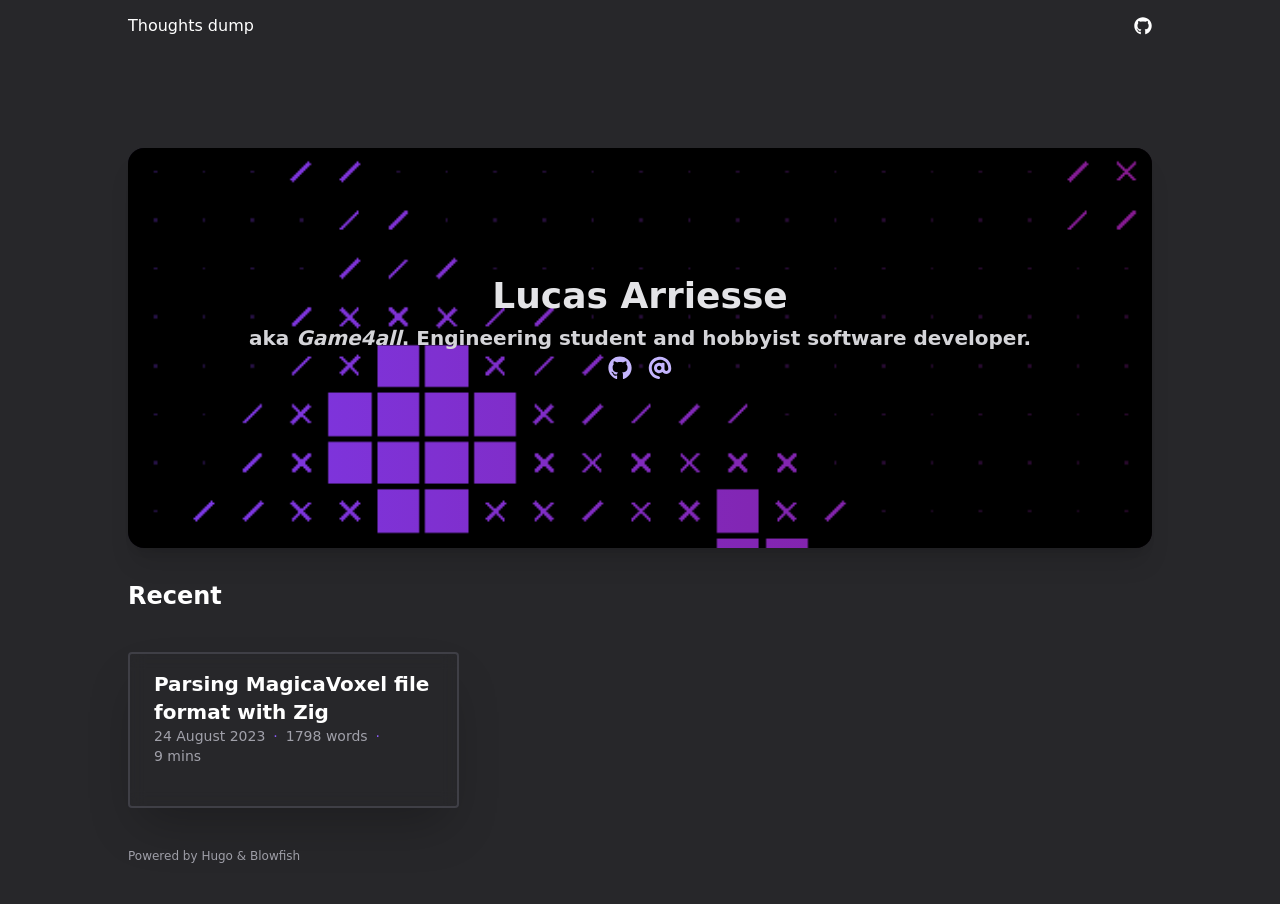
<file: index.html>
<!doctype html><html lang=en dir=ltr class=scroll-smooth data-default-appearance=dark data-auto-appearance=true><head><meta name=generator content="Hugo 0.117.0"><meta charset=utf-8><meta http-equiv=content-language content="en"><meta name=viewport content="width=device-width,initial-scale=1"><meta http-equiv=x-ua-compatible content="ie=edge"><title>Thoughts dump</title><meta name=title content="Thoughts dump"><link rel=canonical href=https://game4all.github.io/><link rel=alternate type=application/json href=/index.json title="Thoughts dump"><link rel=alternate type=application/rss+xml href=/index.xml title="Thoughts dump"><link type=text/css rel=stylesheet href=/css/main.bundle.min.58736a88aa21f652ee23aa1f5dc3ce56687a478325be5fc93bfaa88be975ac25bfdf2fddd6ef27080dd9b4f13f2190aca04c04d77dfda51c51944b01fbfbef3a.css integrity="sha512-WHNqiKoh9lLuI6ofXcPOVmh6R4Mlvl/JO/qoi+l1rCW/3y/d1u8nCA3ZtPE/IZCsoEwE1339pRxRlEsB+/vvOg=="><script type=text/javascript src=/js/appearance.min.516a16745bea5a9bd011138d254cc0fd3973cd55ce6e15f3dec763e7c7c2c7448f8fe7b54cca811cb821b0c7e12cd161caace1dd794ac3d34d40937cbcc9ee12.js integrity="sha512-UWoWdFvqWpvQERONJUzA/TlzzVXObhXz3sdj58fCx0SPj+e1TMqBHLghsMfhLNFhyqzh3XlKw9NNQJN8vMnuEg=="></script>
<script src=/js/zoom.min.js></script>
<link rel=apple-touch-icon sizes=180x180 href=/apple-touch-icon.png><link rel=icon type=image/png sizes=32x32 href=/favicon-32x32.png><link rel=icon type=image/png sizes=16x16 href=/favicon-16x16.png><link rel=manifest href=/site.webmanifest><meta property="og:title" content="Thoughts dump"><meta property="og:description" content><meta property="og:type" content="website"><meta property="og:url" content="https://game4all.github.io/"><meta name=twitter:card content="summary"><meta name=twitter:title content="Thoughts dump"><meta name=twitter:description content><script type=application/ld+json>{"@context":"https://schema.org","@type":"WebSite","@id":"https:\/\/game4all.github.io\/","name":"Thoughts dump","inLanguage":"en","url":"https:\/\/game4all.github.io\/","publisher":{"@type":"Person","name":"Lucas Arriesse"}}</script><meta name=author content="Lucas Arriesse"><link href=https://github.com/Game4all rel=me><link href=mailto:game4allyt@gmail.com rel=me><script src=/lib/jquery/jquery.slim.min.js integrity></script><meta name=theme-color></head><body class="flex flex-col h-screen px-6 m-auto text-lg leading-7 max-w-7xl bg-neutral text-neutral-900 dark:bg-neutral-800 dark:text-neutral sm:px-14 md:px-24 lg:px-32"><div id=the-top class="absolute flex self-center"><a class="px-3 py-1 text-sm -translate-y-8 rounded-b-lg bg-primary-200 focus:translate-y-0 dark:bg-neutral-600" href=#main-content><span class="font-bold text-primary-600 ltr:pr-2 rtl:pl-2 dark:text-primary-400">&darr;</span>Skip to main content</a></div><div class=min-h-[148px]></div><div class="fixed inset-x-0 pl-[24px] pr-[24px]" style=z-index:100><div id=menu-blur class="absolute opacity-0 inset-x-0 top-0 h-full single_hero_background nozoom bg-neutral dark:bg-neutral-800"></div><div class="relative max-w-[64rem] ml-auto mr-auto"><div style=padding-left:0;padding-right:0;padding-top:2px;padding-bottom:3px class="main-menu flex items-center justify-between px-4 py-6 sm:px-6 md:justify-start space-x-3"><div class="flex flex-1 items-center justify-between"><nav class="flex space-x-3"><a href=/ class="text-base font-medium text-gray-500 hover:text-gray-900">Thoughts dump</a></nav><nav class="hidden md:flex items-center space-x-5 md:ml-12 h-12"><a href=https://github.com/Game4all target=_blank class="flex items-center"><span><span class="relative block icon"><svg xmlns="http://www.w3.org/2000/svg" viewBox="0 0 496 512"><path fill="currentcolor" d="M165.9 397.4c0 2-2.3 3.6-5.2 3.6-3.3.3-5.6-1.3-5.6-3.6.0-2 2.3-3.6 5.2-3.6 3-.3 5.6 1.3 5.6 3.6zm-31.1-4.5c-.7 2 1.3 4.3 4.3 4.9 2.6 1 5.6.0 6.2-2s-1.3-4.3-4.3-5.2c-2.6-.7-5.5.3-6.2 2.3zm44.2-1.7c-2.9.7-4.9 2.6-4.6 4.9.3 2 2.9 3.3 5.9 2.6 2.9-.7 4.9-2.6 4.6-4.6-.3-1.9-3-3.2-5.9-2.9zM244.8 8C106.1 8 0 113.3.0 252c0 110.9 69.8 205.8 169.5 239.2 12.8 2.3 17.3-5.6 17.3-12.1.0-6.2-.3-40.4-.3-61.4.0.0-70 15-84.7-29.8.0.0-11.4-29.1-27.8-36.6.0.0-22.9-15.7 1.6-15.4.0.0 24.9 2 38.6 25.8 21.9 38.6 58.6 27.5 72.9 20.9 2.3-16 8.8-27.1 16-33.7-55.9-6.2-112.3-14.3-112.3-110.5.0-27.5 7.6-41.3 23.6-58.9-2.6-6.5-11.1-33.3 2.6-67.9 20.9-6.5 69 27 69 27 20-5.6 41.5-8.5 62.8-8.5s42.8 2.9 62.8 8.5c0 0 48.1-33.6 69-27 13.7 34.7 5.2 61.4 2.6 67.9 16 17.7 25.8 31.5 25.8 58.9.0 96.5-58.9 104.2-114.8 110.5 9.2 7.9 17 22.9 17 46.4.0 33.7-.3 75.4-.3 83.6.0 6.5 4.6 14.4 17.3 12.1C428.2 457.8 496 362.9 496 252 496 113.3 383.5 8 244.8 8zM97.2 352.9c-1.3 1-1 3.3.7 5.2 1.6 1.6 3.9 2.3 5.2 1 1.3-1 1-3.3-.7-5.2-1.6-1.6-3.9-2.3-5.2-1zm-10.8-8.1c-.7 1.3.3 2.9 2.3 3.9 1.6 1 3.6.7 4.3-.7.7-1.3-.3-2.9-2.3-3.9-2-.6-3.6-.3-4.3.7zm32.4 35.6c-1.6 1.3-1 4.3 1.3 6.2 2.3 2.3 5.2 2.6 6.5 1 1.3-1.3.7-4.3-1.3-6.2-2.2-2.3-5.2-2.6-6.5-1zm-11.4-14.7c-1.6 1-1.6 3.6.0 5.9 1.6 2.3 4.3 3.3 5.6 2.3 1.6-1.3 1.6-3.9.0-6.2-1.4-2.3-4-3.3-5.6-2z"/></svg></span></span><p class="text-base font-medium text-gray-500 hover:text-gray-900" title></p></a></nav><div class="flex md:hidden items-center space-x-5 md:ml-12"><span></span></div></div><div class="-my-2 -mr-2 md:hidden"><label id=menu-button for=menu-controller class=block><input type=checkbox id=menu-controller class=hidden><div class="cursor-pointer hover:text-primary-600 dark:hover:text-primary-400"><span class="relative block icon"><svg xmlns="http://www.w3.org/2000/svg" viewBox="0 0 448 512"><path fill="currentcolor" d="M0 96C0 78.33 14.33 64 32 64H416c17.7.0 32 14.33 32 32 0 17.7-14.3 32-32 32H32C14.33 128 0 113.7.0 96zM0 256c0-17.7 14.33-32 32-32H416c17.7.0 32 14.3 32 32s-14.3 32-32 32H32c-17.67.0-32-14.3-32-32zM416 448H32c-17.67.0-32-14.3-32-32s14.33-32 32-32H416c17.7.0 32 14.3 32 32s-14.3 32-32 32z"/></svg></span></div><div id=menu-wrapper style=padding-top:5px class="fixed inset-0 z-30 invisible w-screen h-screen m-auto overflow-auto transition-opacity opacity-0 cursor-default bg-neutral-100/50 backdrop-blur-sm dark:bg-neutral-900/50"><ul class="flex space-y-2 mt-3 flex-col items-end w-full px-6 py-6 mx-auto overflow-visible list-none ltr:text-right rtl:text-left max-w-7xl"><li><span class="cursor-pointer inline-block align-text-bottom hover:text-primary-600 dark:hover:text-primary-400"><span class="relative block icon"><svg xmlns="http://www.w3.org/2000/svg" viewBox="0 0 320 512"><path fill="currentcolor" d="M310.6 361.4c12.5 12.5 12.5 32.75.0 45.25C304.4 412.9 296.2 416 288 416s-16.38-3.125-22.62-9.375L160 301.3 54.63 406.6C48.38 412.9 40.19 416 32 416S15.63 412.9 9.375 406.6c-12.5-12.5-12.5-32.75.0-45.25l105.4-105.4L9.375 150.6c-12.5-12.5-12.5-32.75.0-45.25s32.75-12.5 45.25.0L160 210.8l105.4-105.4c12.5-12.5 32.75-12.5 45.25.0s12.5 32.75.0 45.25l-105.4 105.4L310.6 361.4z"/></svg></span></span></li><li class=mt-1><a href=https://github.com/Game4all target=_blank class="flex items-center"><div><span class="relative block icon"><svg xmlns="http://www.w3.org/2000/svg" viewBox="0 0 496 512"><path fill="currentcolor" d="M165.9 397.4c0 2-2.3 3.6-5.2 3.6-3.3.3-5.6-1.3-5.6-3.6.0-2 2.3-3.6 5.2-3.6 3-.3 5.6 1.3 5.6 3.6zm-31.1-4.5c-.7 2 1.3 4.3 4.3 4.9 2.6 1 5.6.0 6.2-2s-1.3-4.3-4.3-5.2c-2.6-.7-5.5.3-6.2 2.3zm44.2-1.7c-2.9.7-4.9 2.6-4.6 4.9.3 2 2.9 3.3 5.9 2.6 2.9-.7 4.9-2.6 4.6-4.6-.3-1.9-3-3.2-5.9-2.9zM244.8 8C106.1 8 0 113.3.0 252c0 110.9 69.8 205.8 169.5 239.2 12.8 2.3 17.3-5.6 17.3-12.1.0-6.2-.3-40.4-.3-61.4.0.0-70 15-84.7-29.8.0.0-11.4-29.1-27.8-36.6.0.0-22.9-15.7 1.6-15.4.0.0 24.9 2 38.6 25.8 21.9 38.6 58.6 27.5 72.9 20.9 2.3-16 8.8-27.1 16-33.7-55.9-6.2-112.3-14.3-112.3-110.5.0-27.5 7.6-41.3 23.6-58.9-2.6-6.5-11.1-33.3 2.6-67.9 20.9-6.5 69 27 69 27 20-5.6 41.5-8.5 62.8-8.5s42.8 2.9 62.8 8.5c0 0 48.1-33.6 69-27 13.7 34.7 5.2 61.4 2.6 67.9 16 17.7 25.8 31.5 25.8 58.9.0 96.5-58.9 104.2-114.8 110.5 9.2 7.9 17 22.9 17 46.4.0 33.7-.3 75.4-.3 83.6.0 6.5 4.6 14.4 17.3 12.1C428.2 457.8 496 362.9 496 252 496 113.3 383.5 8 244.8 8zM97.2 352.9c-1.3 1-1 3.3.7 5.2 1.6 1.6 3.9 2.3 5.2 1 1.3-1 1-3.3-.7-5.2-1.6-1.6-3.9-2.3-5.2-1zm-10.8-8.1c-.7 1.3.3 2.9 2.3 3.9 1.6 1 3.6.7 4.3-.7.7-1.3-.3-2.9-2.3-3.9-2-.6-3.6-.3-4.3.7zm32.4 35.6c-1.6 1.3-1 4.3 1.3 6.2 2.3 2.3 5.2 2.6 6.5 1 1.3-1.3.7-4.3-1.3-6.2-2.2-2.3-5.2-2.6-6.5-1zm-11.4-14.7c-1.6 1-1.6 3.6.0 5.9 1.6 2.3 4.3 3.3 5.6 2.3 1.6-1.3 1.6-3.9.0-6.2-1.4-2.3-4-3.3-5.6-2z"/></svg></span></div><p class="text-bg font-bg text-gray-500 hover:text-gray-900" title></p></a></li></ul></div></label></div></div></div></div><script>window.addEventListener("scroll",function(){var t=window.pageYOffset||document.documentElement.scrollTop||document.body.scrollTop||0,n=document.getElementById("menu-blur");n.style.opacity=t/300})</script><div class="relative flex flex-col grow"><main id=main-content class=grow><article class="max-w-full prose dark:prose-invert"><div class=relative><div class="absolute inset-x-0 bottom-0 h-1/2 bg-gray-100"></div><div class="mx-auto max-w-7xl p-0"><div class="relative shadow-xl sm:overflow-hidden rounded-2xl"><div class="absolute inset-0"><img class="h-full w-full object-cover m-0 nozoom" src=/img/banner.gif><div class="absolute inset-0 bg-gradient-to-r from-primary-500 to-secondary-700 dark:from-primary-600 dark:to-secondary-800 mix-blend-multiply"></div></div><div class="relative px-4 py-16 sm:px-6 sm:py-24 lg:py-32 lg:px-8 flex flex-col items-center justify-center text-center"><h1 class="mb-2 text-4xl font-extrabold text-neutral-200">Lucas Arriesse</h1><h2 class="mt-0 mb-0 text-xl text-neutral-300">aka <em>Game4all</em>. Engineering student and hobbyist software developer.</h2><div class="mt-1 mb-10 text-2xl"><div class="flex flex-wrap"><a class="px-2 hover:text-primary-400 text-primary-300" href=https://github.com/Game4all target=_blank aria-label=Github rel="me noopener noreferrer"><span class="relative block icon"><svg xmlns="http://www.w3.org/2000/svg" viewBox="0 0 496 512"><path fill="currentcolor" d="M165.9 397.4c0 2-2.3 3.6-5.2 3.6-3.3.3-5.6-1.3-5.6-3.6.0-2 2.3-3.6 5.2-3.6 3-.3 5.6 1.3 5.6 3.6zm-31.1-4.5c-.7 2 1.3 4.3 4.3 4.9 2.6 1 5.6.0 6.2-2s-1.3-4.3-4.3-5.2c-2.6-.7-5.5.3-6.2 2.3zm44.2-1.7c-2.9.7-4.9 2.6-4.6 4.9.3 2 2.9 3.3 5.9 2.6 2.9-.7 4.9-2.6 4.6-4.6-.3-1.9-3-3.2-5.9-2.9zM244.8 8C106.1 8 0 113.3.0 252c0 110.9 69.8 205.8 169.5 239.2 12.8 2.3 17.3-5.6 17.3-12.1.0-6.2-.3-40.4-.3-61.4.0.0-70 15-84.7-29.8.0.0-11.4-29.1-27.8-36.6.0.0-22.9-15.7 1.6-15.4.0.0 24.9 2 38.6 25.8 21.9 38.6 58.6 27.5 72.9 20.9 2.3-16 8.8-27.1 16-33.7-55.9-6.2-112.3-14.3-112.3-110.5.0-27.5 7.6-41.3 23.6-58.9-2.6-6.5-11.1-33.3 2.6-67.9 20.9-6.5 69 27 69 27 20-5.6 41.5-8.5 62.8-8.5s42.8 2.9 62.8 8.5c0 0 48.1-33.6 69-27 13.7 34.7 5.2 61.4 2.6 67.9 16 17.7 25.8 31.5 25.8 58.9.0 96.5-58.9 104.2-114.8 110.5 9.2 7.9 17 22.9 17 46.4.0 33.7-.3 75.4-.3 83.6.0 6.5 4.6 14.4 17.3 12.1C428.2 457.8 496 362.9 496 252 496 113.3 383.5 8 244.8 8zM97.2 352.9c-1.3 1-1 3.3.7 5.2 1.6 1.6 3.9 2.3 5.2 1 1.3-1 1-3.3-.7-5.2-1.6-1.6-3.9-2.3-5.2-1zm-10.8-8.1c-.7 1.3.3 2.9 2.3 3.9 1.6 1 3.6.7 4.3-.7.7-1.3-.3-2.9-2.3-3.9-2-.6-3.6-.3-4.3.7zm32.4 35.6c-1.6 1.3-1 4.3 1.3 6.2 2.3 2.3 5.2 2.6 6.5 1 1.3-1.3.7-4.3-1.3-6.2-2.2-2.3-5.2-2.6-6.5-1zm-11.4-14.7c-1.6 1-1.6 3.6.0 5.9 1.6 2.3 4.3 3.3 5.6 2.3 1.6-1.3 1.6-3.9.0-6.2-1.4-2.3-4-3.3-5.6-2z"/></svg></span></a><a class="px-2 hover:text-primary-400 text-primary-300" href=mailto:game4allyt@gmail.com target=_blank aria-label=Email rel="me noopener noreferrer"><span class="relative block icon"><svg xmlns="http://www.w3.org/2000/svg" viewBox="0 0 512 512"><path fill="currentcolor" d="M207.8 20.73c-93.45 18.32-168.7 93.66-187 187.1-27.64 140.9 68.65 266.2 199.1 285.1 19.01 2.888 36.17-12.26 36.17-31.49l1e-4-.6631c0-15.74-11.44-28.88-26.84-31.24-84.35-12.98-149.2-86.13-149.2-174.2.0-102.9 88.61-185.5 193.4-175.4 91.54 8.869 158.6 91.25 158.6 183.2v16.16c0 22.09-17.94 40.05-40 40.05s-40.01-17.96-40.01-40.05v-120.1c0-8.847-7.161-16.02-16.01-16.02l-31.98.0036c-7.299.0-13.2 4.992-15.12 11.68-24.85-12.15-54.24-16.38-86.06-5.106-38.75 13.73-68.12 48.91-73.72 89.64-9.483 69.01 43.81 128 110.9 128 26.44.0 50.43-9.544 69.59-24.88 24 31.3 65.23 48.69 109.4 37.49C465.2 369.3 496 324.1 495.1 277.2V256.3c0-149.2-133.9-265.632-287.3-235.57zM239.1 304.3c-26.47.0-48-21.56-48-48.05s21.53-48.05 48-48.05 48 21.56 48 48.05-20.6 48.05-48 48.05z"/></svg></span></a></div></div><section class="prose dark:prose-invert"></section></div></div></div></div></article><section><h2 class="mt-8 text-2xl font-extrabold mb-10">Recent</h2><section class="w-full grid gap-4 sm:grid-cols-2 md:grid-cols-3"><a href=/posts/parsing_magicavoxel_format_with_zig/ class=min-w-full><div class="min-h-full border border-neutral-200 dark:border-neutral-700 border-2 rounded overflow-hidden shadow-2xl relative backdrop-blur"><div class="px-6 py-4"><div class="font-bold text-xl text-neutral-800 decoration-primary-500 hover:underline hover:underline-offset-2 dark:text-neutral" href=/posts/parsing_magicavoxel_format_with_zig/>Parsing MagicaVoxel file format with Zig</div><div class="text-sm text-neutral-500 dark:text-neutral-400"><div class="flex flex-row flex-wrap items-center"><time datetime="2023-08-24 00:00:00 +0000 UTC">24 August 2023</time><span class="px-2 text-primary-500">&#183;</span><span>1798 words</span><span class="px-2 text-primary-500">&#183;</span><span title="Reading time">9 mins</span></div></div></div><div class="px-6 pt-4 pb-2"></div></div></a></section></section></main><footer id=site-footer class="py-10 print:hidden"><div class="flex items-center justify-between"><p class="text-xs text-neutral-500 dark:text-neutral-400">Powered by <a class="hover:underline hover:decoration-primary-400 hover:text-primary-500" href=https://gohugo.io/ target=_blank rel="noopener noreferrer">Hugo</a> & <a class="hover:underline hover:decoration-primary-400 hover:text-primary-500" href=https://blowfish.page/ target=_blank rel="noopener noreferrer">Blowfish</a></p></div><script>mediumZoom(document.querySelectorAll("img:not(.nozoom)"),{margin:24,background:"rgba(0,0,0,0.5)",scrollOffset:0})</script><script type=text/javascript src=/js/process.min.35c1113bcc16c5a59bf031082f9e63822aa95280423881a7847a7ff33a16e6299ce6a840d9ef4e10d947e030a18f3f20359afb2ec0f35967484b9a9360ac3145.js integrity="sha512-NcERO8wWxaWb8DEIL55jgiqpUoBCOIGnhHp/8zoW5imc5qhA2e9OENlH4DChjz8gNZr7LsDzWWdIS5qTYKwxRQ=="></script></footer></div></body></html>
</file>
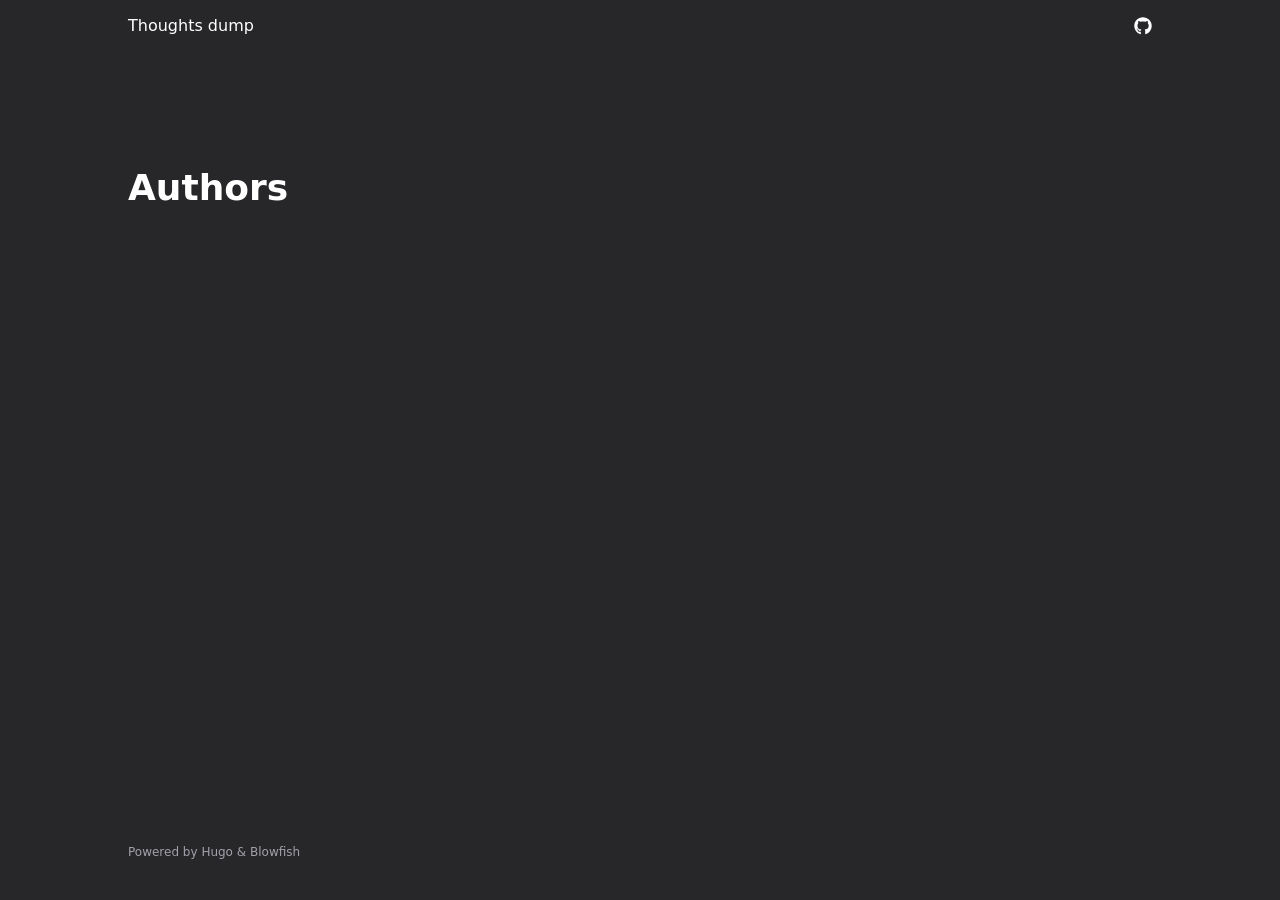
<file: authors/index.html>
<!doctype html><html lang=en dir=ltr class=scroll-smooth data-default-appearance=dark data-auto-appearance=true><head><meta charset=utf-8><meta http-equiv=content-language content="en"><meta name=viewport content="width=device-width,initial-scale=1"><meta http-equiv=x-ua-compatible content="ie=edge"><title>Authors &#183; Thoughts dump</title><meta name=title content="Authors &#183; Thoughts dump"><link rel=canonical href=https://game4all.github.io/authors/><link rel=alternate type=application/rss+xml href=/authors/index.xml title="Thoughts dump"><link type=text/css rel=stylesheet href=/css/main.bundle.min.58736a88aa21f652ee23aa1f5dc3ce56687a478325be5fc93bfaa88be975ac25bfdf2fddd6ef27080dd9b4f13f2190aca04c04d77dfda51c51944b01fbfbef3a.css integrity="sha512-WHNqiKoh9lLuI6ofXcPOVmh6R4Mlvl/JO/qoi+l1rCW/3y/d1u8nCA3ZtPE/IZCsoEwE1339pRxRlEsB+/vvOg=="><script type=text/javascript src=/js/appearance.min.516a16745bea5a9bd011138d254cc0fd3973cd55ce6e15f3dec763e7c7c2c7448f8fe7b54cca811cb821b0c7e12cd161caace1dd794ac3d34d40937cbcc9ee12.js integrity="sha512-UWoWdFvqWpvQERONJUzA/TlzzVXObhXz3sdj58fCx0SPj+e1TMqBHLghsMfhLNFhyqzh3XlKw9NNQJN8vMnuEg=="></script>
<script src=/js/zoom.min.js></script>
<link rel=apple-touch-icon sizes=180x180 href=/apple-touch-icon.png><link rel=icon type=image/png sizes=32x32 href=/favicon-32x32.png><link rel=icon type=image/png sizes=16x16 href=/favicon-16x16.png><link rel=manifest href=/site.webmanifest><meta property="og:title" content="Authors"><meta property="og:description" content><meta property="og:type" content="website"><meta property="og:url" content="https://game4all.github.io/authors/"><meta name=twitter:card content="summary"><meta name=twitter:title content="Authors"><meta name=twitter:description content><meta name=author content="Lucas Arriesse"><link href=https://github.com/Game4all rel=me><link href=mailto:game4allyt@gmail.com rel=me><script src=/lib/jquery/jquery.slim.min.js integrity></script><meta name=theme-color></head><body class="flex flex-col h-screen px-6 m-auto text-lg leading-7 max-w-7xl bg-neutral text-neutral-900 dark:bg-neutral-800 dark:text-neutral sm:px-14 md:px-24 lg:px-32"><div id=the-top class="absolute flex self-center"><a class="px-3 py-1 text-sm -translate-y-8 rounded-b-lg bg-primary-200 focus:translate-y-0 dark:bg-neutral-600" href=#main-content><span class="font-bold text-primary-600 ltr:pr-2 rtl:pl-2 dark:text-primary-400">&darr;</span>Skip to main content</a></div><div class=min-h-[148px]></div><div class="fixed inset-x-0 pl-[24px] pr-[24px]" style=z-index:100><div id=menu-blur class="absolute opacity-0 inset-x-0 top-0 h-full single_hero_background nozoom bg-neutral dark:bg-neutral-800"></div><div class="relative max-w-[64rem] ml-auto mr-auto"><div style=padding-left:0;padding-right:0;padding-top:2px;padding-bottom:3px class="main-menu flex items-center justify-between px-4 py-6 sm:px-6 md:justify-start space-x-3"><div class="flex flex-1 items-center justify-between"><nav class="flex space-x-3"><a href=/ class="text-base font-medium text-gray-500 hover:text-gray-900">Thoughts dump</a></nav><nav class="hidden md:flex items-center space-x-5 md:ml-12 h-12"><a href=https://github.com/Game4all target=_blank class="flex items-center"><span><span class="relative block icon"><svg xmlns="http://www.w3.org/2000/svg" viewBox="0 0 496 512"><path fill="currentcolor" d="M165.9 397.4c0 2-2.3 3.6-5.2 3.6-3.3.3-5.6-1.3-5.6-3.6.0-2 2.3-3.6 5.2-3.6 3-.3 5.6 1.3 5.6 3.6zm-31.1-4.5c-.7 2 1.3 4.3 4.3 4.9 2.6 1 5.6.0 6.2-2s-1.3-4.3-4.3-5.2c-2.6-.7-5.5.3-6.2 2.3zm44.2-1.7c-2.9.7-4.9 2.6-4.6 4.9.3 2 2.9 3.3 5.9 2.6 2.9-.7 4.9-2.6 4.6-4.6-.3-1.9-3-3.2-5.9-2.9zM244.8 8C106.1 8 0 113.3.0 252c0 110.9 69.8 205.8 169.5 239.2 12.8 2.3 17.3-5.6 17.3-12.1.0-6.2-.3-40.4-.3-61.4.0.0-70 15-84.7-29.8.0.0-11.4-29.1-27.8-36.6.0.0-22.9-15.7 1.6-15.4.0.0 24.9 2 38.6 25.8 21.9 38.6 58.6 27.5 72.9 20.9 2.3-16 8.8-27.1 16-33.7-55.9-6.2-112.3-14.3-112.3-110.5.0-27.5 7.6-41.3 23.6-58.9-2.6-6.5-11.1-33.3 2.6-67.9 20.9-6.5 69 27 69 27 20-5.6 41.5-8.5 62.8-8.5s42.8 2.9 62.8 8.5c0 0 48.1-33.6 69-27 13.7 34.7 5.2 61.4 2.6 67.9 16 17.7 25.8 31.5 25.8 58.9.0 96.5-58.9 104.2-114.8 110.5 9.2 7.9 17 22.9 17 46.4.0 33.7-.3 75.4-.3 83.6.0 6.5 4.6 14.4 17.3 12.1C428.2 457.8 496 362.9 496 252 496 113.3 383.5 8 244.8 8zM97.2 352.9c-1.3 1-1 3.3.7 5.2 1.6 1.6 3.9 2.3 5.2 1 1.3-1 1-3.3-.7-5.2-1.6-1.6-3.9-2.3-5.2-1zm-10.8-8.1c-.7 1.3.3 2.9 2.3 3.9 1.6 1 3.6.7 4.3-.7.7-1.3-.3-2.9-2.3-3.9-2-.6-3.6-.3-4.3.7zm32.4 35.6c-1.6 1.3-1 4.3 1.3 6.2 2.3 2.3 5.2 2.6 6.5 1 1.3-1.3.7-4.3-1.3-6.2-2.2-2.3-5.2-2.6-6.5-1zm-11.4-14.7c-1.6 1-1.6 3.6.0 5.9 1.6 2.3 4.3 3.3 5.6 2.3 1.6-1.3 1.6-3.9.0-6.2-1.4-2.3-4-3.3-5.6-2z"/></svg></span></span><p class="text-base font-medium text-gray-500 hover:text-gray-900" title></p></a></nav><div class="flex md:hidden items-center space-x-5 md:ml-12"><span></span></div></div><div class="-my-2 -mr-2 md:hidden"><label id=menu-button for=menu-controller class=block><input type=checkbox id=menu-controller class=hidden><div class="cursor-pointer hover:text-primary-600 dark:hover:text-primary-400"><span class="relative block icon"><svg xmlns="http://www.w3.org/2000/svg" viewBox="0 0 448 512"><path fill="currentcolor" d="M0 96C0 78.33 14.33 64 32 64H416c17.7.0 32 14.33 32 32 0 17.7-14.3 32-32 32H32C14.33 128 0 113.7.0 96zM0 256c0-17.7 14.33-32 32-32H416c17.7.0 32 14.3 32 32s-14.3 32-32 32H32c-17.67.0-32-14.3-32-32zM416 448H32c-17.67.0-32-14.3-32-32s14.33-32 32-32H416c17.7.0 32 14.3 32 32s-14.3 32-32 32z"/></svg></span></div><div id=menu-wrapper style=padding-top:5px class="fixed inset-0 z-30 invisible w-screen h-screen m-auto overflow-auto transition-opacity opacity-0 cursor-default bg-neutral-100/50 backdrop-blur-sm dark:bg-neutral-900/50"><ul class="flex space-y-2 mt-3 flex-col items-end w-full px-6 py-6 mx-auto overflow-visible list-none ltr:text-right rtl:text-left max-w-7xl"><li><span class="cursor-pointer inline-block align-text-bottom hover:text-primary-600 dark:hover:text-primary-400"><span class="relative block icon"><svg xmlns="http://www.w3.org/2000/svg" viewBox="0 0 320 512"><path fill="currentcolor" d="M310.6 361.4c12.5 12.5 12.5 32.75.0 45.25C304.4 412.9 296.2 416 288 416s-16.38-3.125-22.62-9.375L160 301.3 54.63 406.6C48.38 412.9 40.19 416 32 416S15.63 412.9 9.375 406.6c-12.5-12.5-12.5-32.75.0-45.25l105.4-105.4L9.375 150.6c-12.5-12.5-12.5-32.75.0-45.25s32.75-12.5 45.25.0L160 210.8l105.4-105.4c12.5-12.5 32.75-12.5 45.25.0s12.5 32.75.0 45.25l-105.4 105.4L310.6 361.4z"/></svg></span></span></li><li class=mt-1><a href=https://github.com/Game4all target=_blank class="flex items-center"><div><span class="relative block icon"><svg xmlns="http://www.w3.org/2000/svg" viewBox="0 0 496 512"><path fill="currentcolor" d="M165.9 397.4c0 2-2.3 3.6-5.2 3.6-3.3.3-5.6-1.3-5.6-3.6.0-2 2.3-3.6 5.2-3.6 3-.3 5.6 1.3 5.6 3.6zm-31.1-4.5c-.7 2 1.3 4.3 4.3 4.9 2.6 1 5.6.0 6.2-2s-1.3-4.3-4.3-5.2c-2.6-.7-5.5.3-6.2 2.3zm44.2-1.7c-2.9.7-4.9 2.6-4.6 4.9.3 2 2.9 3.3 5.9 2.6 2.9-.7 4.9-2.6 4.6-4.6-.3-1.9-3-3.2-5.9-2.9zM244.8 8C106.1 8 0 113.3.0 252c0 110.9 69.8 205.8 169.5 239.2 12.8 2.3 17.3-5.6 17.3-12.1.0-6.2-.3-40.4-.3-61.4.0.0-70 15-84.7-29.8.0.0-11.4-29.1-27.8-36.6.0.0-22.9-15.7 1.6-15.4.0.0 24.9 2 38.6 25.8 21.9 38.6 58.6 27.5 72.9 20.9 2.3-16 8.8-27.1 16-33.7-55.9-6.2-112.3-14.3-112.3-110.5.0-27.5 7.6-41.3 23.6-58.9-2.6-6.5-11.1-33.3 2.6-67.9 20.9-6.5 69 27 69 27 20-5.6 41.5-8.5 62.8-8.5s42.8 2.9 62.8 8.5c0 0 48.1-33.6 69-27 13.7 34.7 5.2 61.4 2.6 67.9 16 17.7 25.8 31.5 25.8 58.9.0 96.5-58.9 104.2-114.8 110.5 9.2 7.9 17 22.9 17 46.4.0 33.7-.3 75.4-.3 83.6.0 6.5 4.6 14.4 17.3 12.1C428.2 457.8 496 362.9 496 252 496 113.3 383.5 8 244.8 8zM97.2 352.9c-1.3 1-1 3.3.7 5.2 1.6 1.6 3.9 2.3 5.2 1 1.3-1 1-3.3-.7-5.2-1.6-1.6-3.9-2.3-5.2-1zm-10.8-8.1c-.7 1.3.3 2.9 2.3 3.9 1.6 1 3.6.7 4.3-.7.7-1.3-.3-2.9-2.3-3.9-2-.6-3.6-.3-4.3.7zm32.4 35.6c-1.6 1.3-1 4.3 1.3 6.2 2.3 2.3 5.2 2.6 6.5 1 1.3-1.3.7-4.3-1.3-6.2-2.2-2.3-5.2-2.6-6.5-1zm-11.4-14.7c-1.6 1-1.6 3.6.0 5.9 1.6 2.3 4.3 3.3 5.6 2.3 1.6-1.3 1.6-3.9.0-6.2-1.4-2.3-4-3.3-5.6-2z"/></svg></span></div><p class="text-bg font-bg text-gray-500 hover:text-gray-900" title></p></a></li></ul></div></label></div></div></div></div><script>window.addEventListener("scroll",function(){var t=window.pageYOffset||document.documentElement.scrollTop||document.body.scrollTop||0,n=document.getElementById("menu-blur");n.style.opacity=t/300})</script><div class="relative flex flex-col grow"><main id=main-content class=grow><header><h1 class="mt-5 text-4xl font-extrabold text-neutral-900 dark:text-neutral">Authors</h1><div class="mt-1 mb-2 text-base text-neutral-500 dark:text-neutral-400 print:hidden"><div class="flex flex-row flex-wrap items-center"></div></div></header><script>var oid="views_taxonomy_authors",oid_likes="likes_taxonomy_authors"</script><script type=text/javascript src=/js/page.min.0e49973b4ad0a382c7c6012d8bff8226316642daabc4f8a20477bd08674f3da6e2fa993bc20ad4f51e7c5bb68e6f913a207a7c4fe37ea0e7b806894afce0a64e.js integrity="sha512-DkmXO0rQo4LHxgEti/+CJjFmQtqrxPiiBHe9CGdPPabi+pk7wgrU9R58W7aOb5E6IHp8T+N+oOe4BolK/OCmTg=="></script><section class="flex flex-wrap max-w-prose -mx-2 overflow-hidden"></section></main><footer id=site-footer class="py-10 print:hidden"><div class="flex items-center justify-between"><p class="text-xs text-neutral-500 dark:text-neutral-400">Powered by <a class="hover:underline hover:decoration-primary-400 hover:text-primary-500" href=https://gohugo.io/ target=_blank rel="noopener noreferrer">Hugo</a> & <a class="hover:underline hover:decoration-primary-400 hover:text-primary-500" href=https://blowfish.page/ target=_blank rel="noopener noreferrer">Blowfish</a></p></div><script>mediumZoom(document.querySelectorAll("img:not(.nozoom)"),{margin:24,background:"rgba(0,0,0,0.5)",scrollOffset:0})</script><script type=text/javascript src=/js/process.min.35c1113bcc16c5a59bf031082f9e63822aa95280423881a7847a7ff33a16e6299ce6a840d9ef4e10d947e030a18f3f20359afb2ec0f35967484b9a9360ac3145.js integrity="sha512-NcERO8wWxaWb8DEIL55jgiqpUoBCOIGnhHp/8zoW5imc5qhA2e9OENlH4DChjz8gNZr7LsDzWWdIS5qTYKwxRQ=="></script></footer></div></body></html>
</file>
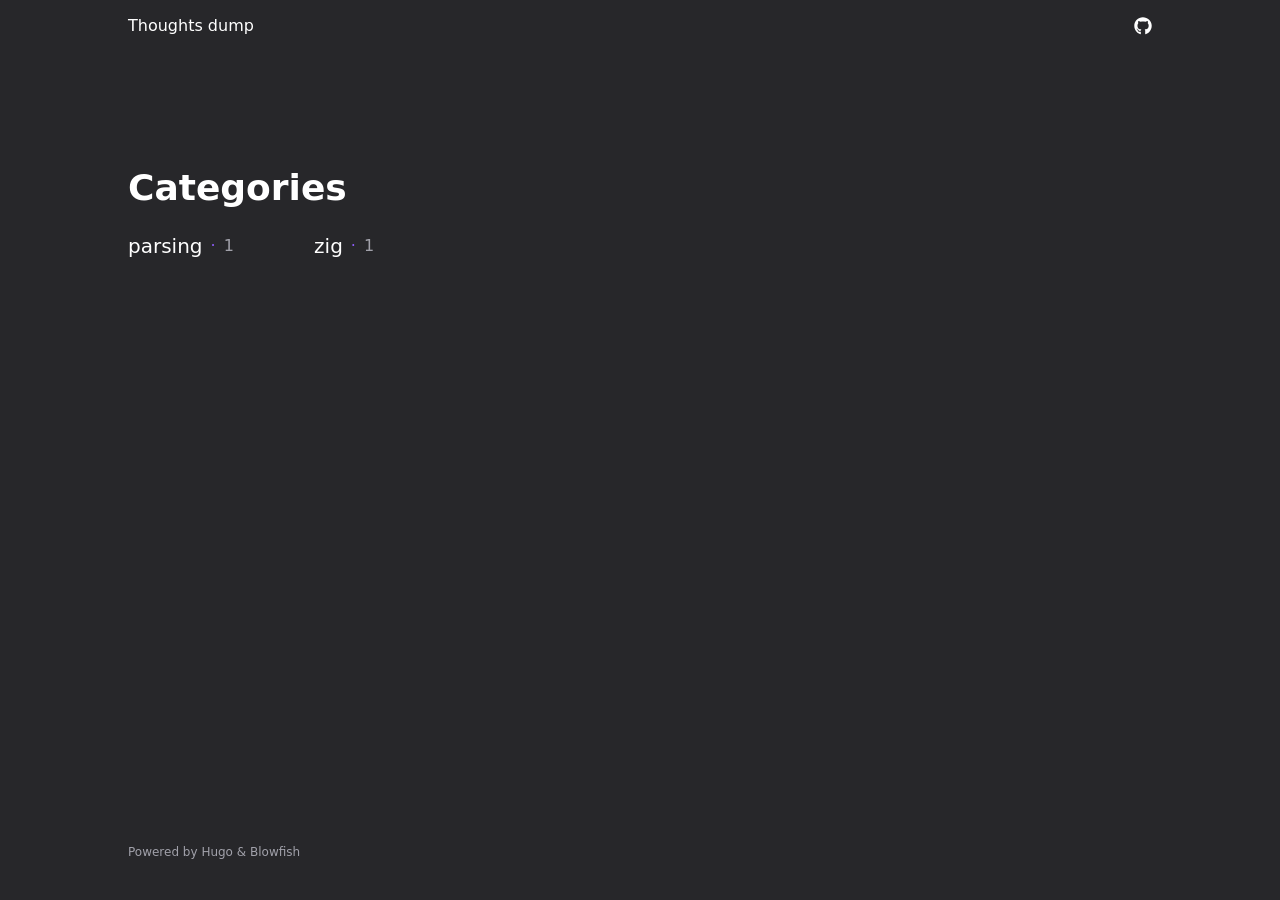
<file: categories/index.html>
<!doctype html><html lang=en dir=ltr class=scroll-smooth data-default-appearance=dark data-auto-appearance=true><head><meta charset=utf-8><meta http-equiv=content-language content="en"><meta name=viewport content="width=device-width,initial-scale=1"><meta http-equiv=x-ua-compatible content="ie=edge"><title>Categories &#183; Thoughts dump</title><meta name=title content="Categories &#183; Thoughts dump"><link rel=canonical href=https://game4all.github.io/categories/><link rel=alternate type=application/rss+xml href=/categories/index.xml title="Thoughts dump"><link type=text/css rel=stylesheet href=/css/main.bundle.min.58736a88aa21f652ee23aa1f5dc3ce56687a478325be5fc93bfaa88be975ac25bfdf2fddd6ef27080dd9b4f13f2190aca04c04d77dfda51c51944b01fbfbef3a.css integrity="sha512-WHNqiKoh9lLuI6ofXcPOVmh6R4Mlvl/JO/qoi+l1rCW/3y/d1u8nCA3ZtPE/IZCsoEwE1339pRxRlEsB+/vvOg=="><script type=text/javascript src=/js/appearance.min.516a16745bea5a9bd011138d254cc0fd3973cd55ce6e15f3dec763e7c7c2c7448f8fe7b54cca811cb821b0c7e12cd161caace1dd794ac3d34d40937cbcc9ee12.js integrity="sha512-UWoWdFvqWpvQERONJUzA/TlzzVXObhXz3sdj58fCx0SPj+e1TMqBHLghsMfhLNFhyqzh3XlKw9NNQJN8vMnuEg=="></script>
<script src=/js/zoom.min.js></script>
<link rel=apple-touch-icon sizes=180x180 href=/apple-touch-icon.png><link rel=icon type=image/png sizes=32x32 href=/favicon-32x32.png><link rel=icon type=image/png sizes=16x16 href=/favicon-16x16.png><link rel=manifest href=/site.webmanifest><meta property="og:title" content="Categories"><meta property="og:description" content><meta property="og:type" content="website"><meta property="og:url" content="https://game4all.github.io/categories/"><meta name=twitter:card content="summary"><meta name=twitter:title content="Categories"><meta name=twitter:description content><meta name=author content="Lucas Arriesse"><link href=https://github.com/Game4all rel=me><link href=mailto:game4allyt@gmail.com rel=me><script src=/lib/jquery/jquery.slim.min.js integrity></script><meta name=theme-color></head><body class="flex flex-col h-screen px-6 m-auto text-lg leading-7 max-w-7xl bg-neutral text-neutral-900 dark:bg-neutral-800 dark:text-neutral sm:px-14 md:px-24 lg:px-32"><div id=the-top class="absolute flex self-center"><a class="px-3 py-1 text-sm -translate-y-8 rounded-b-lg bg-primary-200 focus:translate-y-0 dark:bg-neutral-600" href=#main-content><span class="font-bold text-primary-600 ltr:pr-2 rtl:pl-2 dark:text-primary-400">&darr;</span>Skip to main content</a></div><div class=min-h-[148px]></div><div class="fixed inset-x-0 pl-[24px] pr-[24px]" style=z-index:100><div id=menu-blur class="absolute opacity-0 inset-x-0 top-0 h-full single_hero_background nozoom bg-neutral dark:bg-neutral-800"></div><div class="relative max-w-[64rem] ml-auto mr-auto"><div style=padding-left:0;padding-right:0;padding-top:2px;padding-bottom:3px class="main-menu flex items-center justify-between px-4 py-6 sm:px-6 md:justify-start space-x-3"><div class="flex flex-1 items-center justify-between"><nav class="flex space-x-3"><a href=/ class="text-base font-medium text-gray-500 hover:text-gray-900">Thoughts dump</a></nav><nav class="hidden md:flex items-center space-x-5 md:ml-12 h-12"><a href=https://github.com/Game4all target=_blank class="flex items-center"><span><span class="relative block icon"><svg xmlns="http://www.w3.org/2000/svg" viewBox="0 0 496 512"><path fill="currentcolor" d="M165.9 397.4c0 2-2.3 3.6-5.2 3.6-3.3.3-5.6-1.3-5.6-3.6.0-2 2.3-3.6 5.2-3.6 3-.3 5.6 1.3 5.6 3.6zm-31.1-4.5c-.7 2 1.3 4.3 4.3 4.9 2.6 1 5.6.0 6.2-2s-1.3-4.3-4.3-5.2c-2.6-.7-5.5.3-6.2 2.3zm44.2-1.7c-2.9.7-4.9 2.6-4.6 4.9.3 2 2.9 3.3 5.9 2.6 2.9-.7 4.9-2.6 4.6-4.6-.3-1.9-3-3.2-5.9-2.9zM244.8 8C106.1 8 0 113.3.0 252c0 110.9 69.8 205.8 169.5 239.2 12.8 2.3 17.3-5.6 17.3-12.1.0-6.2-.3-40.4-.3-61.4.0.0-70 15-84.7-29.8.0.0-11.4-29.1-27.8-36.6.0.0-22.9-15.7 1.6-15.4.0.0 24.9 2 38.6 25.8 21.9 38.6 58.6 27.5 72.9 20.9 2.3-16 8.8-27.1 16-33.7-55.9-6.2-112.3-14.3-112.3-110.5.0-27.5 7.6-41.3 23.6-58.9-2.6-6.5-11.1-33.3 2.6-67.9 20.9-6.5 69 27 69 27 20-5.6 41.5-8.5 62.8-8.5s42.8 2.9 62.8 8.5c0 0 48.1-33.6 69-27 13.7 34.7 5.2 61.4 2.6 67.9 16 17.7 25.8 31.5 25.8 58.9.0 96.5-58.9 104.2-114.8 110.5 9.2 7.9 17 22.9 17 46.4.0 33.7-.3 75.4-.3 83.6.0 6.5 4.6 14.4 17.3 12.1C428.2 457.8 496 362.9 496 252 496 113.3 383.5 8 244.8 8zM97.2 352.9c-1.3 1-1 3.3.7 5.2 1.6 1.6 3.9 2.3 5.2 1 1.3-1 1-3.3-.7-5.2-1.6-1.6-3.9-2.3-5.2-1zm-10.8-8.1c-.7 1.3.3 2.9 2.3 3.9 1.6 1 3.6.7 4.3-.7.7-1.3-.3-2.9-2.3-3.9-2-.6-3.6-.3-4.3.7zm32.4 35.6c-1.6 1.3-1 4.3 1.3 6.2 2.3 2.3 5.2 2.6 6.5 1 1.3-1.3.7-4.3-1.3-6.2-2.2-2.3-5.2-2.6-6.5-1zm-11.4-14.7c-1.6 1-1.6 3.6.0 5.9 1.6 2.3 4.3 3.3 5.6 2.3 1.6-1.3 1.6-3.9.0-6.2-1.4-2.3-4-3.3-5.6-2z"/></svg></span></span><p class="text-base font-medium text-gray-500 hover:text-gray-900" title></p></a></nav><div class="flex md:hidden items-center space-x-5 md:ml-12"><span></span></div></div><div class="-my-2 -mr-2 md:hidden"><label id=menu-button for=menu-controller class=block><input type=checkbox id=menu-controller class=hidden><div class="cursor-pointer hover:text-primary-600 dark:hover:text-primary-400"><span class="relative block icon"><svg xmlns="http://www.w3.org/2000/svg" viewBox="0 0 448 512"><path fill="currentcolor" d="M0 96C0 78.33 14.33 64 32 64H416c17.7.0 32 14.33 32 32 0 17.7-14.3 32-32 32H32C14.33 128 0 113.7.0 96zM0 256c0-17.7 14.33-32 32-32H416c17.7.0 32 14.3 32 32s-14.3 32-32 32H32c-17.67.0-32-14.3-32-32zM416 448H32c-17.67.0-32-14.3-32-32s14.33-32 32-32H416c17.7.0 32 14.3 32 32s-14.3 32-32 32z"/></svg></span></div><div id=menu-wrapper style=padding-top:5px class="fixed inset-0 z-30 invisible w-screen h-screen m-auto overflow-auto transition-opacity opacity-0 cursor-default bg-neutral-100/50 backdrop-blur-sm dark:bg-neutral-900/50"><ul class="flex space-y-2 mt-3 flex-col items-end w-full px-6 py-6 mx-auto overflow-visible list-none ltr:text-right rtl:text-left max-w-7xl"><li><span class="cursor-pointer inline-block align-text-bottom hover:text-primary-600 dark:hover:text-primary-400"><span class="relative block icon"><svg xmlns="http://www.w3.org/2000/svg" viewBox="0 0 320 512"><path fill="currentcolor" d="M310.6 361.4c12.5 12.5 12.5 32.75.0 45.25C304.4 412.9 296.2 416 288 416s-16.38-3.125-22.62-9.375L160 301.3 54.63 406.6C48.38 412.9 40.19 416 32 416S15.63 412.9 9.375 406.6c-12.5-12.5-12.5-32.75.0-45.25l105.4-105.4L9.375 150.6c-12.5-12.5-12.5-32.75.0-45.25s32.75-12.5 45.25.0L160 210.8l105.4-105.4c12.5-12.5 32.75-12.5 45.25.0s12.5 32.75.0 45.25l-105.4 105.4L310.6 361.4z"/></svg></span></span></li><li class=mt-1><a href=https://github.com/Game4all target=_blank class="flex items-center"><div><span class="relative block icon"><svg xmlns="http://www.w3.org/2000/svg" viewBox="0 0 496 512"><path fill="currentcolor" d="M165.9 397.4c0 2-2.3 3.6-5.2 3.6-3.3.3-5.6-1.3-5.6-3.6.0-2 2.3-3.6 5.2-3.6 3-.3 5.6 1.3 5.6 3.6zm-31.1-4.5c-.7 2 1.3 4.3 4.3 4.9 2.6 1 5.6.0 6.2-2s-1.3-4.3-4.3-5.2c-2.6-.7-5.5.3-6.2 2.3zm44.2-1.7c-2.9.7-4.9 2.6-4.6 4.9.3 2 2.9 3.3 5.9 2.6 2.9-.7 4.9-2.6 4.6-4.6-.3-1.9-3-3.2-5.9-2.9zM244.8 8C106.1 8 0 113.3.0 252c0 110.9 69.8 205.8 169.5 239.2 12.8 2.3 17.3-5.6 17.3-12.1.0-6.2-.3-40.4-.3-61.4.0.0-70 15-84.7-29.8.0.0-11.4-29.1-27.8-36.6.0.0-22.9-15.7 1.6-15.4.0.0 24.9 2 38.6 25.8 21.9 38.6 58.6 27.5 72.9 20.9 2.3-16 8.8-27.1 16-33.7-55.9-6.2-112.3-14.3-112.3-110.5.0-27.5 7.6-41.3 23.6-58.9-2.6-6.5-11.1-33.3 2.6-67.9 20.9-6.5 69 27 69 27 20-5.6 41.5-8.5 62.8-8.5s42.8 2.9 62.8 8.5c0 0 48.1-33.6 69-27 13.7 34.7 5.2 61.4 2.6 67.9 16 17.7 25.8 31.5 25.8 58.9.0 96.5-58.9 104.2-114.8 110.5 9.2 7.9 17 22.9 17 46.4.0 33.7-.3 75.4-.3 83.6.0 6.5 4.6 14.4 17.3 12.1C428.2 457.8 496 362.9 496 252 496 113.3 383.5 8 244.8 8zM97.2 352.9c-1.3 1-1 3.3.7 5.2 1.6 1.6 3.9 2.3 5.2 1 1.3-1 1-3.3-.7-5.2-1.6-1.6-3.9-2.3-5.2-1zm-10.8-8.1c-.7 1.3.3 2.9 2.3 3.9 1.6 1 3.6.7 4.3-.7.7-1.3-.3-2.9-2.3-3.9-2-.6-3.6-.3-4.3.7zm32.4 35.6c-1.6 1.3-1 4.3 1.3 6.2 2.3 2.3 5.2 2.6 6.5 1 1.3-1.3.7-4.3-1.3-6.2-2.2-2.3-5.2-2.6-6.5-1zm-11.4-14.7c-1.6 1-1.6 3.6.0 5.9 1.6 2.3 4.3 3.3 5.6 2.3 1.6-1.3 1.6-3.9.0-6.2-1.4-2.3-4-3.3-5.6-2z"/></svg></span></div><p class="text-bg font-bg text-gray-500 hover:text-gray-900" title></p></a></li></ul></div></label></div></div></div></div><script>window.addEventListener("scroll",function(){var t=window.pageYOffset||document.documentElement.scrollTop||document.body.scrollTop||0,n=document.getElementById("menu-blur");n.style.opacity=t/300})</script><div class="relative flex flex-col grow"><main id=main-content class=grow><header><h1 class="mt-5 text-4xl font-extrabold text-neutral-900 dark:text-neutral">Categories</h1><div class="mt-1 mb-2 text-base text-neutral-500 dark:text-neutral-400 print:hidden"><div class="flex flex-row flex-wrap items-center"></div></div></header><script>var oid="views_taxonomy_categories",oid_likes="likes_taxonomy_categories"</script><script type=text/javascript src=/js/page.min.0e49973b4ad0a382c7c6012d8bff8226316642daabc4f8a20477bd08674f3da6e2fa993bc20ad4f51e7c5bb68e6f913a207a7c4fe37ea0e7b806894afce0a64e.js integrity="sha512-DkmXO0rQo4LHxgEti/+CJjFmQtqrxPiiBHe9CGdPPabi+pk7wgrU9R58W7aOb5E6IHp8T+N+oOe4BolK/OCmTg=="></script><section class="flex flex-wrap max-w-prose -mx-2 overflow-hidden"><article class="w-full px-2 my-3 overflow-hidden sm:w-1/2 md:w-1/3 lg:w-1/4 xl:w-1/4"><h2 class="flex items-center"><a class="text-xl font-medium decoration-primary-500 hover:underline hover:underline-offset-2" href=/categories/parsing/>parsing</a>
<span class="px-2 text-base text-primary-500">&#183;</span>
<span class="text-base text-neutral-400">1</span></h2></article><article class="w-full px-2 my-3 overflow-hidden sm:w-1/2 md:w-1/3 lg:w-1/4 xl:w-1/4"><h2 class="flex items-center"><a class="text-xl font-medium decoration-primary-500 hover:underline hover:underline-offset-2" href=/categories/zig/>zig</a>
<span class="px-2 text-base text-primary-500">&#183;</span>
<span class="text-base text-neutral-400">1</span></h2></article></section></main><footer id=site-footer class="py-10 print:hidden"><div class="flex items-center justify-between"><p class="text-xs text-neutral-500 dark:text-neutral-400">Powered by <a class="hover:underline hover:decoration-primary-400 hover:text-primary-500" href=https://gohugo.io/ target=_blank rel="noopener noreferrer">Hugo</a> & <a class="hover:underline hover:decoration-primary-400 hover:text-primary-500" href=https://blowfish.page/ target=_blank rel="noopener noreferrer">Blowfish</a></p></div><script>mediumZoom(document.querySelectorAll("img:not(.nozoom)"),{margin:24,background:"rgba(0,0,0,0.5)",scrollOffset:0})</script><script type=text/javascript src=/js/process.min.35c1113bcc16c5a59bf031082f9e63822aa95280423881a7847a7ff33a16e6299ce6a840d9ef4e10d947e030a18f3f20359afb2ec0f35967484b9a9360ac3145.js integrity="sha512-NcERO8wWxaWb8DEIL55jgiqpUoBCOIGnhHp/8zoW5imc5qhA2e9OENlH4DChjz8gNZr7LsDzWWdIS5qTYKwxRQ=="></script></footer></div></body></html>
</file>
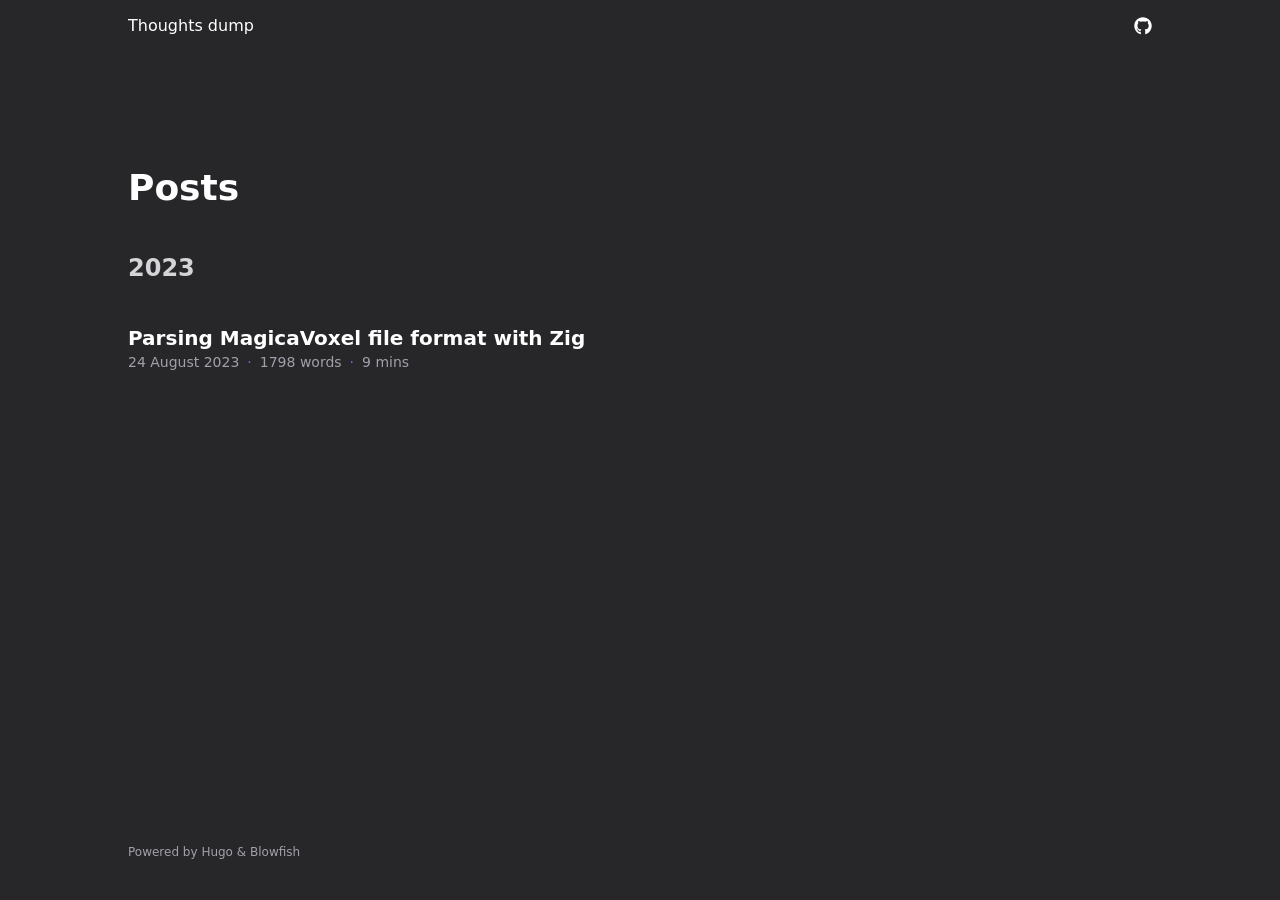
<file: posts/index.html>
<!doctype html><html lang=en dir=ltr class=scroll-smooth data-default-appearance=dark data-auto-appearance=true><head><meta charset=utf-8><meta http-equiv=content-language content="en"><meta name=viewport content="width=device-width,initial-scale=1"><meta http-equiv=x-ua-compatible content="ie=edge"><title>Posts &#183; Thoughts dump</title><meta name=title content="Posts &#183; Thoughts dump"><link rel=canonical href=https://game4all.github.io/posts/><link rel=alternate type=application/rss+xml href=/posts/index.xml title="Thoughts dump"><link type=text/css rel=stylesheet href=/css/main.bundle.min.58736a88aa21f652ee23aa1f5dc3ce56687a478325be5fc93bfaa88be975ac25bfdf2fddd6ef27080dd9b4f13f2190aca04c04d77dfda51c51944b01fbfbef3a.css integrity="sha512-WHNqiKoh9lLuI6ofXcPOVmh6R4Mlvl/JO/qoi+l1rCW/3y/d1u8nCA3ZtPE/IZCsoEwE1339pRxRlEsB+/vvOg=="><script type=text/javascript src=/js/appearance.min.516a16745bea5a9bd011138d254cc0fd3973cd55ce6e15f3dec763e7c7c2c7448f8fe7b54cca811cb821b0c7e12cd161caace1dd794ac3d34d40937cbcc9ee12.js integrity="sha512-UWoWdFvqWpvQERONJUzA/TlzzVXObhXz3sdj58fCx0SPj+e1TMqBHLghsMfhLNFhyqzh3XlKw9NNQJN8vMnuEg=="></script>
<script src=/js/zoom.min.js></script>
<link rel=apple-touch-icon sizes=180x180 href=/apple-touch-icon.png><link rel=icon type=image/png sizes=32x32 href=/favicon-32x32.png><link rel=icon type=image/png sizes=16x16 href=/favicon-16x16.png><link rel=manifest href=/site.webmanifest><meta property="og:title" content="Posts"><meta property="og:description" content><meta property="og:type" content="website"><meta property="og:url" content="https://game4all.github.io/posts/"><meta name=twitter:card content="summary"><meta name=twitter:title content="Posts"><meta name=twitter:description content><meta name=author content="Lucas Arriesse"><link href=https://github.com/Game4all rel=me><link href=mailto:game4allyt@gmail.com rel=me><script src=/lib/jquery/jquery.slim.min.js integrity></script><meta name=theme-color></head><body class="flex flex-col h-screen px-6 m-auto text-lg leading-7 max-w-7xl bg-neutral text-neutral-900 dark:bg-neutral-800 dark:text-neutral sm:px-14 md:px-24 lg:px-32"><div id=the-top class="absolute flex self-center"><a class="px-3 py-1 text-sm -translate-y-8 rounded-b-lg bg-primary-200 focus:translate-y-0 dark:bg-neutral-600" href=#main-content><span class="font-bold text-primary-600 ltr:pr-2 rtl:pl-2 dark:text-primary-400">&darr;</span>Skip to main content</a></div><div class=min-h-[148px]></div><div class="fixed inset-x-0 pl-[24px] pr-[24px]" style=z-index:100><div id=menu-blur class="absolute opacity-0 inset-x-0 top-0 h-full single_hero_background nozoom bg-neutral dark:bg-neutral-800"></div><div class="relative max-w-[64rem] ml-auto mr-auto"><div style=padding-left:0;padding-right:0;padding-top:2px;padding-bottom:3px class="main-menu flex items-center justify-between px-4 py-6 sm:px-6 md:justify-start space-x-3"><div class="flex flex-1 items-center justify-between"><nav class="flex space-x-3"><a href=/ class="text-base font-medium text-gray-500 hover:text-gray-900">Thoughts dump</a></nav><nav class="hidden md:flex items-center space-x-5 md:ml-12 h-12"><a href=https://github.com/Game4all target=_blank class="flex items-center"><span><span class="relative block icon"><svg xmlns="http://www.w3.org/2000/svg" viewBox="0 0 496 512"><path fill="currentcolor" d="M165.9 397.4c0 2-2.3 3.6-5.2 3.6-3.3.3-5.6-1.3-5.6-3.6.0-2 2.3-3.6 5.2-3.6 3-.3 5.6 1.3 5.6 3.6zm-31.1-4.5c-.7 2 1.3 4.3 4.3 4.9 2.6 1 5.6.0 6.2-2s-1.3-4.3-4.3-5.2c-2.6-.7-5.5.3-6.2 2.3zm44.2-1.7c-2.9.7-4.9 2.6-4.6 4.9.3 2 2.9 3.3 5.9 2.6 2.9-.7 4.9-2.6 4.6-4.6-.3-1.9-3-3.2-5.9-2.9zM244.8 8C106.1 8 0 113.3.0 252c0 110.9 69.8 205.8 169.5 239.2 12.8 2.3 17.3-5.6 17.3-12.1.0-6.2-.3-40.4-.3-61.4.0.0-70 15-84.7-29.8.0.0-11.4-29.1-27.8-36.6.0.0-22.9-15.7 1.6-15.4.0.0 24.9 2 38.6 25.8 21.9 38.6 58.6 27.5 72.9 20.9 2.3-16 8.8-27.1 16-33.7-55.9-6.2-112.3-14.3-112.3-110.5.0-27.5 7.6-41.3 23.6-58.9-2.6-6.5-11.1-33.3 2.6-67.9 20.9-6.5 69 27 69 27 20-5.6 41.5-8.5 62.8-8.5s42.8 2.9 62.8 8.5c0 0 48.1-33.6 69-27 13.7 34.7 5.2 61.4 2.6 67.9 16 17.7 25.8 31.5 25.8 58.9.0 96.5-58.9 104.2-114.8 110.5 9.2 7.9 17 22.9 17 46.4.0 33.7-.3 75.4-.3 83.6.0 6.5 4.6 14.4 17.3 12.1C428.2 457.8 496 362.9 496 252 496 113.3 383.5 8 244.8 8zM97.2 352.9c-1.3 1-1 3.3.7 5.2 1.6 1.6 3.9 2.3 5.2 1 1.3-1 1-3.3-.7-5.2-1.6-1.6-3.9-2.3-5.2-1zm-10.8-8.1c-.7 1.3.3 2.9 2.3 3.9 1.6 1 3.6.7 4.3-.7.7-1.3-.3-2.9-2.3-3.9-2-.6-3.6-.3-4.3.7zm32.4 35.6c-1.6 1.3-1 4.3 1.3 6.2 2.3 2.3 5.2 2.6 6.5 1 1.3-1.3.7-4.3-1.3-6.2-2.2-2.3-5.2-2.6-6.5-1zm-11.4-14.7c-1.6 1-1.6 3.6.0 5.9 1.6 2.3 4.3 3.3 5.6 2.3 1.6-1.3 1.6-3.9.0-6.2-1.4-2.3-4-3.3-5.6-2z"/></svg></span></span><p class="text-base font-medium text-gray-500 hover:text-gray-900" title></p></a></nav><div class="flex md:hidden items-center space-x-5 md:ml-12"><span></span></div></div><div class="-my-2 -mr-2 md:hidden"><label id=menu-button for=menu-controller class=block><input type=checkbox id=menu-controller class=hidden><div class="cursor-pointer hover:text-primary-600 dark:hover:text-primary-400"><span class="relative block icon"><svg xmlns="http://www.w3.org/2000/svg" viewBox="0 0 448 512"><path fill="currentcolor" d="M0 96C0 78.33 14.33 64 32 64H416c17.7.0 32 14.33 32 32 0 17.7-14.3 32-32 32H32C14.33 128 0 113.7.0 96zM0 256c0-17.7 14.33-32 32-32H416c17.7.0 32 14.3 32 32s-14.3 32-32 32H32c-17.67.0-32-14.3-32-32zM416 448H32c-17.67.0-32-14.3-32-32s14.33-32 32-32H416c17.7.0 32 14.3 32 32s-14.3 32-32 32z"/></svg></span></div><div id=menu-wrapper style=padding-top:5px class="fixed inset-0 z-30 invisible w-screen h-screen m-auto overflow-auto transition-opacity opacity-0 cursor-default bg-neutral-100/50 backdrop-blur-sm dark:bg-neutral-900/50"><ul class="flex space-y-2 mt-3 flex-col items-end w-full px-6 py-6 mx-auto overflow-visible list-none ltr:text-right rtl:text-left max-w-7xl"><li><span class="cursor-pointer inline-block align-text-bottom hover:text-primary-600 dark:hover:text-primary-400"><span class="relative block icon"><svg xmlns="http://www.w3.org/2000/svg" viewBox="0 0 320 512"><path fill="currentcolor" d="M310.6 361.4c12.5 12.5 12.5 32.75.0 45.25C304.4 412.9 296.2 416 288 416s-16.38-3.125-22.62-9.375L160 301.3 54.63 406.6C48.38 412.9 40.19 416 32 416S15.63 412.9 9.375 406.6c-12.5-12.5-12.5-32.75.0-45.25l105.4-105.4L9.375 150.6c-12.5-12.5-12.5-32.75.0-45.25s32.75-12.5 45.25.0L160 210.8l105.4-105.4c12.5-12.5 32.75-12.5 45.25.0s12.5 32.75.0 45.25l-105.4 105.4L310.6 361.4z"/></svg></span></span></li><li class=mt-1><a href=https://github.com/Game4all target=_blank class="flex items-center"><div><span class="relative block icon"><svg xmlns="http://www.w3.org/2000/svg" viewBox="0 0 496 512"><path fill="currentcolor" d="M165.9 397.4c0 2-2.3 3.6-5.2 3.6-3.3.3-5.6-1.3-5.6-3.6.0-2 2.3-3.6 5.2-3.6 3-.3 5.6 1.3 5.6 3.6zm-31.1-4.5c-.7 2 1.3 4.3 4.3 4.9 2.6 1 5.6.0 6.2-2s-1.3-4.3-4.3-5.2c-2.6-.7-5.5.3-6.2 2.3zm44.2-1.7c-2.9.7-4.9 2.6-4.6 4.9.3 2 2.9 3.3 5.9 2.6 2.9-.7 4.9-2.6 4.6-4.6-.3-1.9-3-3.2-5.9-2.9zM244.8 8C106.1 8 0 113.3.0 252c0 110.9 69.8 205.8 169.5 239.2 12.8 2.3 17.3-5.6 17.3-12.1.0-6.2-.3-40.4-.3-61.4.0.0-70 15-84.7-29.8.0.0-11.4-29.1-27.8-36.6.0.0-22.9-15.7 1.6-15.4.0.0 24.9 2 38.6 25.8 21.9 38.6 58.6 27.5 72.9 20.9 2.3-16 8.8-27.1 16-33.7-55.9-6.2-112.3-14.3-112.3-110.5.0-27.5 7.6-41.3 23.6-58.9-2.6-6.5-11.1-33.3 2.6-67.9 20.9-6.5 69 27 69 27 20-5.6 41.5-8.5 62.8-8.5s42.8 2.9 62.8 8.5c0 0 48.1-33.6 69-27 13.7 34.7 5.2 61.4 2.6 67.9 16 17.7 25.8 31.5 25.8 58.9.0 96.5-58.9 104.2-114.8 110.5 9.2 7.9 17 22.9 17 46.4.0 33.7-.3 75.4-.3 83.6.0 6.5 4.6 14.4 17.3 12.1C428.2 457.8 496 362.9 496 252 496 113.3 383.5 8 244.8 8zM97.2 352.9c-1.3 1-1 3.3.7 5.2 1.6 1.6 3.9 2.3 5.2 1 1.3-1 1-3.3-.7-5.2-1.6-1.6-3.9-2.3-5.2-1zm-10.8-8.1c-.7 1.3.3 2.9 2.3 3.9 1.6 1 3.6.7 4.3-.7.7-1.3-.3-2.9-2.3-3.9-2-.6-3.6-.3-4.3.7zm32.4 35.6c-1.6 1.3-1 4.3 1.3 6.2 2.3 2.3 5.2 2.6 6.5 1 1.3-1.3.7-4.3-1.3-6.2-2.2-2.3-5.2-2.6-6.5-1zm-11.4-14.7c-1.6 1-1.6 3.6.0 5.9 1.6 2.3 4.3 3.3 5.6 2.3 1.6-1.3 1.6-3.9.0-6.2-1.4-2.3-4-3.3-5.6-2z"/></svg></span></div><p class="text-bg font-bg text-gray-500 hover:text-gray-900" title></p></a></li></ul></div></label></div></div></div></div><script>window.addEventListener("scroll",function(){var t=window.pageYOffset||document.documentElement.scrollTop||document.body.scrollTop||0,n=document.getElementById("menu-blur");n.style.opacity=t/300})</script><div class="relative flex flex-col grow"><main id=main-content class=grow><header><h1 class="mt-5 text-4xl font-extrabold text-neutral-900 dark:text-neutral">Posts</h1><div class="mt-1 mb-2 text-base text-neutral-500 dark:text-neutral-400 print:hidden"><div class="flex flex-row flex-wrap items-center"></div></div><script>var oid="views_",oid_likes="likes_"</script><script type=text/javascript src=/js/page.min.0e49973b4ad0a382c7c6012d8bff8226316642daabc4f8a20477bd08674f3da6e2fa993bc20ad4f51e7c5bb68e6f913a207a7c4fe37ea0e7b806894afce0a64e.js integrity="sha512-DkmXO0rQo4LHxgEti/+CJjFmQtqrxPiiBHe9CGdPPabi+pk7wgrU9R58W7aOb5E6IHp8T+N+oOe4BolK/OCmTg=="></script></header><section class="mt-0 prose flex max-w-full flex-col dark:prose-invert lg:flex-row"><div class="min-w-0 min-h-0 max-w-prose"></div></section><section class="space-y-10 w-full"><h2 class="mt-12 text-2xl font-bold text-neutral-700 first:mt-8 dark:text-neutral-300">2023</h2><a class="flex flex-wrap article" href=/posts/parsing_magicavoxel_format_with_zig/><div class="mt-3 md:mt-0"><div class="items-center text-xl font-semibold"><div class="font-bold text-xl text-neutral-800 decoration-primary-500 hover:underline hover:underline-offset-2 dark:text-neutral" href=/posts/parsing_magicavoxel_format_with_zig/>Parsing MagicaVoxel file format with Zig</div></div><div class="text-sm text-neutral-500 dark:text-neutral-400"><div class="flex flex-row flex-wrap items-center"><time datetime="2023-08-24 00:00:00 +0000 UTC">24 August 2023</time><span class="px-2 text-primary-500">&#183;</span><span>1798 words</span><span class="px-2 text-primary-500">&#183;</span><span title="Reading time">9 mins</span></div></div></div></a></section></main><footer id=site-footer class="py-10 print:hidden"><div class="flex items-center justify-between"><p class="text-xs text-neutral-500 dark:text-neutral-400">Powered by <a class="hover:underline hover:decoration-primary-400 hover:text-primary-500" href=https://gohugo.io/ target=_blank rel="noopener noreferrer">Hugo</a> & <a class="hover:underline hover:decoration-primary-400 hover:text-primary-500" href=https://blowfish.page/ target=_blank rel="noopener noreferrer">Blowfish</a></p></div><script>mediumZoom(document.querySelectorAll("img:not(.nozoom)"),{margin:24,background:"rgba(0,0,0,0.5)",scrollOffset:0})</script><script type=text/javascript src=/js/process.min.35c1113bcc16c5a59bf031082f9e63822aa95280423881a7847a7ff33a16e6299ce6a840d9ef4e10d947e030a18f3f20359afb2ec0f35967484b9a9360ac3145.js integrity="sha512-NcERO8wWxaWb8DEIL55jgiqpUoBCOIGnhHp/8zoW5imc5qhA2e9OENlH4DChjz8gNZr7LsDzWWdIS5qTYKwxRQ=="></script></footer></div></body></html>
</file>
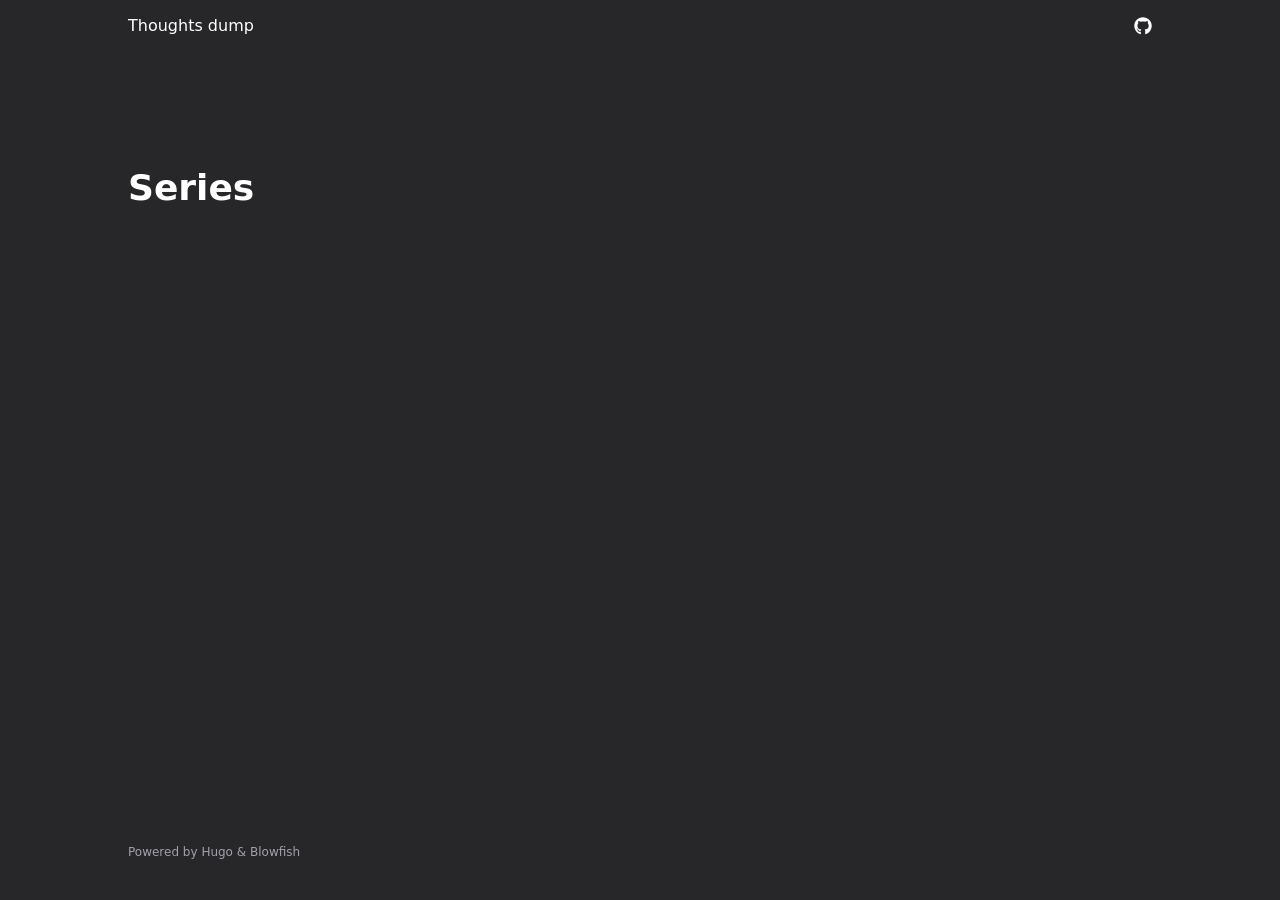
<file: series/index.html>
<!doctype html><html lang=en dir=ltr class=scroll-smooth data-default-appearance=dark data-auto-appearance=true><head><meta charset=utf-8><meta http-equiv=content-language content="en"><meta name=viewport content="width=device-width,initial-scale=1"><meta http-equiv=x-ua-compatible content="ie=edge"><title>Series &#183; Thoughts dump</title><meta name=title content="Series &#183; Thoughts dump"><link rel=canonical href=https://game4all.github.io/series/><link rel=alternate type=application/rss+xml href=/series/index.xml title="Thoughts dump"><link type=text/css rel=stylesheet href=/css/main.bundle.min.58736a88aa21f652ee23aa1f5dc3ce56687a478325be5fc93bfaa88be975ac25bfdf2fddd6ef27080dd9b4f13f2190aca04c04d77dfda51c51944b01fbfbef3a.css integrity="sha512-WHNqiKoh9lLuI6ofXcPOVmh6R4Mlvl/JO/qoi+l1rCW/3y/d1u8nCA3ZtPE/IZCsoEwE1339pRxRlEsB+/vvOg=="><script type=text/javascript src=/js/appearance.min.516a16745bea5a9bd011138d254cc0fd3973cd55ce6e15f3dec763e7c7c2c7448f8fe7b54cca811cb821b0c7e12cd161caace1dd794ac3d34d40937cbcc9ee12.js integrity="sha512-UWoWdFvqWpvQERONJUzA/TlzzVXObhXz3sdj58fCx0SPj+e1TMqBHLghsMfhLNFhyqzh3XlKw9NNQJN8vMnuEg=="></script>
<script src=/js/zoom.min.js></script>
<link rel=apple-touch-icon sizes=180x180 href=/apple-touch-icon.png><link rel=icon type=image/png sizes=32x32 href=/favicon-32x32.png><link rel=icon type=image/png sizes=16x16 href=/favicon-16x16.png><link rel=manifest href=/site.webmanifest><meta property="og:title" content="Series"><meta property="og:description" content><meta property="og:type" content="website"><meta property="og:url" content="https://game4all.github.io/series/"><meta name=twitter:card content="summary"><meta name=twitter:title content="Series"><meta name=twitter:description content><meta name=author content="Lucas Arriesse"><link href=https://github.com/Game4all rel=me><link href=mailto:game4allyt@gmail.com rel=me><script src=/lib/jquery/jquery.slim.min.js integrity></script><meta name=theme-color></head><body class="flex flex-col h-screen px-6 m-auto text-lg leading-7 max-w-7xl bg-neutral text-neutral-900 dark:bg-neutral-800 dark:text-neutral sm:px-14 md:px-24 lg:px-32"><div id=the-top class="absolute flex self-center"><a class="px-3 py-1 text-sm -translate-y-8 rounded-b-lg bg-primary-200 focus:translate-y-0 dark:bg-neutral-600" href=#main-content><span class="font-bold text-primary-600 ltr:pr-2 rtl:pl-2 dark:text-primary-400">&darr;</span>Skip to main content</a></div><div class=min-h-[148px]></div><div class="fixed inset-x-0 pl-[24px] pr-[24px]" style=z-index:100><div id=menu-blur class="absolute opacity-0 inset-x-0 top-0 h-full single_hero_background nozoom bg-neutral dark:bg-neutral-800"></div><div class="relative max-w-[64rem] ml-auto mr-auto"><div style=padding-left:0;padding-right:0;padding-top:2px;padding-bottom:3px class="main-menu flex items-center justify-between px-4 py-6 sm:px-6 md:justify-start space-x-3"><div class="flex flex-1 items-center justify-between"><nav class="flex space-x-3"><a href=/ class="text-base font-medium text-gray-500 hover:text-gray-900">Thoughts dump</a></nav><nav class="hidden md:flex items-center space-x-5 md:ml-12 h-12"><a href=https://github.com/Game4all target=_blank class="flex items-center"><span><span class="relative block icon"><svg xmlns="http://www.w3.org/2000/svg" viewBox="0 0 496 512"><path fill="currentcolor" d="M165.9 397.4c0 2-2.3 3.6-5.2 3.6-3.3.3-5.6-1.3-5.6-3.6.0-2 2.3-3.6 5.2-3.6 3-.3 5.6 1.3 5.6 3.6zm-31.1-4.5c-.7 2 1.3 4.3 4.3 4.9 2.6 1 5.6.0 6.2-2s-1.3-4.3-4.3-5.2c-2.6-.7-5.5.3-6.2 2.3zm44.2-1.7c-2.9.7-4.9 2.6-4.6 4.9.3 2 2.9 3.3 5.9 2.6 2.9-.7 4.9-2.6 4.6-4.6-.3-1.9-3-3.2-5.9-2.9zM244.8 8C106.1 8 0 113.3.0 252c0 110.9 69.8 205.8 169.5 239.2 12.8 2.3 17.3-5.6 17.3-12.1.0-6.2-.3-40.4-.3-61.4.0.0-70 15-84.7-29.8.0.0-11.4-29.1-27.8-36.6.0.0-22.9-15.7 1.6-15.4.0.0 24.9 2 38.6 25.8 21.9 38.6 58.6 27.5 72.9 20.9 2.3-16 8.8-27.1 16-33.7-55.9-6.2-112.3-14.3-112.3-110.5.0-27.5 7.6-41.3 23.6-58.9-2.6-6.5-11.1-33.3 2.6-67.9 20.9-6.5 69 27 69 27 20-5.6 41.5-8.5 62.8-8.5s42.8 2.9 62.8 8.5c0 0 48.1-33.6 69-27 13.7 34.7 5.2 61.4 2.6 67.9 16 17.7 25.8 31.5 25.8 58.9.0 96.5-58.9 104.2-114.8 110.5 9.2 7.9 17 22.9 17 46.4.0 33.7-.3 75.4-.3 83.6.0 6.5 4.6 14.4 17.3 12.1C428.2 457.8 496 362.9 496 252 496 113.3 383.5 8 244.8 8zM97.2 352.9c-1.3 1-1 3.3.7 5.2 1.6 1.6 3.9 2.3 5.2 1 1.3-1 1-3.3-.7-5.2-1.6-1.6-3.9-2.3-5.2-1zm-10.8-8.1c-.7 1.3.3 2.9 2.3 3.9 1.6 1 3.6.7 4.3-.7.7-1.3-.3-2.9-2.3-3.9-2-.6-3.6-.3-4.3.7zm32.4 35.6c-1.6 1.3-1 4.3 1.3 6.2 2.3 2.3 5.2 2.6 6.5 1 1.3-1.3.7-4.3-1.3-6.2-2.2-2.3-5.2-2.6-6.5-1zm-11.4-14.7c-1.6 1-1.6 3.6.0 5.9 1.6 2.3 4.3 3.3 5.6 2.3 1.6-1.3 1.6-3.9.0-6.2-1.4-2.3-4-3.3-5.6-2z"/></svg></span></span><p class="text-base font-medium text-gray-500 hover:text-gray-900" title></p></a></nav><div class="flex md:hidden items-center space-x-5 md:ml-12"><span></span></div></div><div class="-my-2 -mr-2 md:hidden"><label id=menu-button for=menu-controller class=block><input type=checkbox id=menu-controller class=hidden><div class="cursor-pointer hover:text-primary-600 dark:hover:text-primary-400"><span class="relative block icon"><svg xmlns="http://www.w3.org/2000/svg" viewBox="0 0 448 512"><path fill="currentcolor" d="M0 96C0 78.33 14.33 64 32 64H416c17.7.0 32 14.33 32 32 0 17.7-14.3 32-32 32H32C14.33 128 0 113.7.0 96zM0 256c0-17.7 14.33-32 32-32H416c17.7.0 32 14.3 32 32s-14.3 32-32 32H32c-17.67.0-32-14.3-32-32zM416 448H32c-17.67.0-32-14.3-32-32s14.33-32 32-32H416c17.7.0 32 14.3 32 32s-14.3 32-32 32z"/></svg></span></div><div id=menu-wrapper style=padding-top:5px class="fixed inset-0 z-30 invisible w-screen h-screen m-auto overflow-auto transition-opacity opacity-0 cursor-default bg-neutral-100/50 backdrop-blur-sm dark:bg-neutral-900/50"><ul class="flex space-y-2 mt-3 flex-col items-end w-full px-6 py-6 mx-auto overflow-visible list-none ltr:text-right rtl:text-left max-w-7xl"><li><span class="cursor-pointer inline-block align-text-bottom hover:text-primary-600 dark:hover:text-primary-400"><span class="relative block icon"><svg xmlns="http://www.w3.org/2000/svg" viewBox="0 0 320 512"><path fill="currentcolor" d="M310.6 361.4c12.5 12.5 12.5 32.75.0 45.25C304.4 412.9 296.2 416 288 416s-16.38-3.125-22.62-9.375L160 301.3 54.63 406.6C48.38 412.9 40.19 416 32 416S15.63 412.9 9.375 406.6c-12.5-12.5-12.5-32.75.0-45.25l105.4-105.4L9.375 150.6c-12.5-12.5-12.5-32.75.0-45.25s32.75-12.5 45.25.0L160 210.8l105.4-105.4c12.5-12.5 32.75-12.5 45.25.0s12.5 32.75.0 45.25l-105.4 105.4L310.6 361.4z"/></svg></span></span></li><li class=mt-1><a href=https://github.com/Game4all target=_blank class="flex items-center"><div><span class="relative block icon"><svg xmlns="http://www.w3.org/2000/svg" viewBox="0 0 496 512"><path fill="currentcolor" d="M165.9 397.4c0 2-2.3 3.6-5.2 3.6-3.3.3-5.6-1.3-5.6-3.6.0-2 2.3-3.6 5.2-3.6 3-.3 5.6 1.3 5.6 3.6zm-31.1-4.5c-.7 2 1.3 4.3 4.3 4.9 2.6 1 5.6.0 6.2-2s-1.3-4.3-4.3-5.2c-2.6-.7-5.5.3-6.2 2.3zm44.2-1.7c-2.9.7-4.9 2.6-4.6 4.9.3 2 2.9 3.3 5.9 2.6 2.9-.7 4.9-2.6 4.6-4.6-.3-1.9-3-3.2-5.9-2.9zM244.8 8C106.1 8 0 113.3.0 252c0 110.9 69.8 205.8 169.5 239.2 12.8 2.3 17.3-5.6 17.3-12.1.0-6.2-.3-40.4-.3-61.4.0.0-70 15-84.7-29.8.0.0-11.4-29.1-27.8-36.6.0.0-22.9-15.7 1.6-15.4.0.0 24.9 2 38.6 25.8 21.9 38.6 58.6 27.5 72.9 20.9 2.3-16 8.8-27.1 16-33.7-55.9-6.2-112.3-14.3-112.3-110.5.0-27.5 7.6-41.3 23.6-58.9-2.6-6.5-11.1-33.3 2.6-67.9 20.9-6.5 69 27 69 27 20-5.6 41.5-8.5 62.8-8.5s42.8 2.9 62.8 8.5c0 0 48.1-33.6 69-27 13.7 34.7 5.2 61.4 2.6 67.9 16 17.7 25.8 31.5 25.8 58.9.0 96.5-58.9 104.2-114.8 110.5 9.2 7.9 17 22.9 17 46.4.0 33.7-.3 75.4-.3 83.6.0 6.5 4.6 14.4 17.3 12.1C428.2 457.8 496 362.9 496 252 496 113.3 383.5 8 244.8 8zM97.2 352.9c-1.3 1-1 3.3.7 5.2 1.6 1.6 3.9 2.3 5.2 1 1.3-1 1-3.3-.7-5.2-1.6-1.6-3.9-2.3-5.2-1zm-10.8-8.1c-.7 1.3.3 2.9 2.3 3.9 1.6 1 3.6.7 4.3-.7.7-1.3-.3-2.9-2.3-3.9-2-.6-3.6-.3-4.3.7zm32.4 35.6c-1.6 1.3-1 4.3 1.3 6.2 2.3 2.3 5.2 2.6 6.5 1 1.3-1.3.7-4.3-1.3-6.2-2.2-2.3-5.2-2.6-6.5-1zm-11.4-14.7c-1.6 1-1.6 3.6.0 5.9 1.6 2.3 4.3 3.3 5.6 2.3 1.6-1.3 1.6-3.9.0-6.2-1.4-2.3-4-3.3-5.6-2z"/></svg></span></div><p class="text-bg font-bg text-gray-500 hover:text-gray-900" title></p></a></li></ul></div></label></div></div></div></div><script>window.addEventListener("scroll",function(){var t=window.pageYOffset||document.documentElement.scrollTop||document.body.scrollTop||0,n=document.getElementById("menu-blur");n.style.opacity=t/300})</script><div class="relative flex flex-col grow"><main id=main-content class=grow><header><h1 class="mt-5 text-4xl font-extrabold text-neutral-900 dark:text-neutral">Series</h1><div class="mt-1 mb-2 text-base text-neutral-500 dark:text-neutral-400 print:hidden"><div class="flex flex-row flex-wrap items-center"></div></div></header><script>var oid="views_taxonomy_series",oid_likes="likes_taxonomy_series"</script><script type=text/javascript src=/js/page.min.0e49973b4ad0a382c7c6012d8bff8226316642daabc4f8a20477bd08674f3da6e2fa993bc20ad4f51e7c5bb68e6f913a207a7c4fe37ea0e7b806894afce0a64e.js integrity="sha512-DkmXO0rQo4LHxgEti/+CJjFmQtqrxPiiBHe9CGdPPabi+pk7wgrU9R58W7aOb5E6IHp8T+N+oOe4BolK/OCmTg=="></script><section class="flex flex-wrap max-w-prose -mx-2 overflow-hidden"></section></main><footer id=site-footer class="py-10 print:hidden"><div class="flex items-center justify-between"><p class="text-xs text-neutral-500 dark:text-neutral-400">Powered by <a class="hover:underline hover:decoration-primary-400 hover:text-primary-500" href=https://gohugo.io/ target=_blank rel="noopener noreferrer">Hugo</a> & <a class="hover:underline hover:decoration-primary-400 hover:text-primary-500" href=https://blowfish.page/ target=_blank rel="noopener noreferrer">Blowfish</a></p></div><script>mediumZoom(document.querySelectorAll("img:not(.nozoom)"),{margin:24,background:"rgba(0,0,0,0.5)",scrollOffset:0})</script><script type=text/javascript src=/js/process.min.35c1113bcc16c5a59bf031082f9e63822aa95280423881a7847a7ff33a16e6299ce6a840d9ef4e10d947e030a18f3f20359afb2ec0f35967484b9a9360ac3145.js integrity="sha512-NcERO8wWxaWb8DEIL55jgiqpUoBCOIGnhHp/8zoW5imc5qhA2e9OENlH4DChjz8gNZr7LsDzWWdIS5qTYKwxRQ=="></script></footer></div></body></html>
</file>
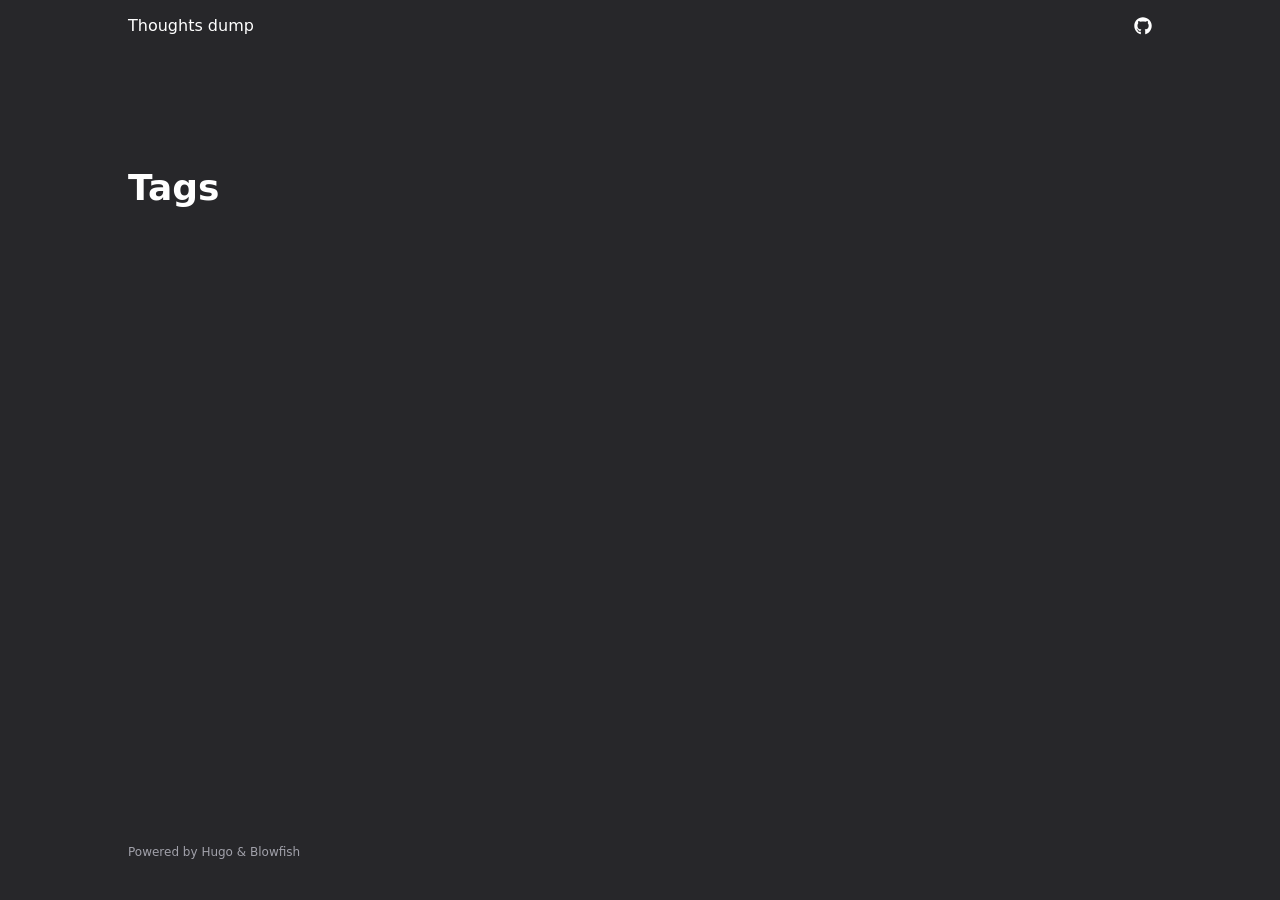
<file: tags/index.html>
<!doctype html><html lang=en dir=ltr class=scroll-smooth data-default-appearance=dark data-auto-appearance=true><head><meta charset=utf-8><meta http-equiv=content-language content="en"><meta name=viewport content="width=device-width,initial-scale=1"><meta http-equiv=x-ua-compatible content="ie=edge"><title>Tags &#183; Thoughts dump</title><meta name=title content="Tags &#183; Thoughts dump"><link rel=canonical href=https://game4all.github.io/tags/><link rel=alternate type=application/rss+xml href=/tags/index.xml title="Thoughts dump"><link type=text/css rel=stylesheet href=/css/main.bundle.min.58736a88aa21f652ee23aa1f5dc3ce56687a478325be5fc93bfaa88be975ac25bfdf2fddd6ef27080dd9b4f13f2190aca04c04d77dfda51c51944b01fbfbef3a.css integrity="sha512-WHNqiKoh9lLuI6ofXcPOVmh6R4Mlvl/JO/qoi+l1rCW/3y/d1u8nCA3ZtPE/IZCsoEwE1339pRxRlEsB+/vvOg=="><script type=text/javascript src=/js/appearance.min.516a16745bea5a9bd011138d254cc0fd3973cd55ce6e15f3dec763e7c7c2c7448f8fe7b54cca811cb821b0c7e12cd161caace1dd794ac3d34d40937cbcc9ee12.js integrity="sha512-UWoWdFvqWpvQERONJUzA/TlzzVXObhXz3sdj58fCx0SPj+e1TMqBHLghsMfhLNFhyqzh3XlKw9NNQJN8vMnuEg=="></script>
<script src=/js/zoom.min.js></script>
<link rel=apple-touch-icon sizes=180x180 href=/apple-touch-icon.png><link rel=icon type=image/png sizes=32x32 href=/favicon-32x32.png><link rel=icon type=image/png sizes=16x16 href=/favicon-16x16.png><link rel=manifest href=/site.webmanifest><meta property="og:title" content="Tags"><meta property="og:description" content><meta property="og:type" content="website"><meta property="og:url" content="https://game4all.github.io/tags/"><meta name=twitter:card content="summary"><meta name=twitter:title content="Tags"><meta name=twitter:description content><meta name=author content="Lucas Arriesse"><link href=https://github.com/Game4all rel=me><link href=mailto:game4allyt@gmail.com rel=me><script src=/lib/jquery/jquery.slim.min.js integrity></script><meta name=theme-color></head><body class="flex flex-col h-screen px-6 m-auto text-lg leading-7 max-w-7xl bg-neutral text-neutral-900 dark:bg-neutral-800 dark:text-neutral sm:px-14 md:px-24 lg:px-32"><div id=the-top class="absolute flex self-center"><a class="px-3 py-1 text-sm -translate-y-8 rounded-b-lg bg-primary-200 focus:translate-y-0 dark:bg-neutral-600" href=#main-content><span class="font-bold text-primary-600 ltr:pr-2 rtl:pl-2 dark:text-primary-400">&darr;</span>Skip to main content</a></div><div class=min-h-[148px]></div><div class="fixed inset-x-0 pl-[24px] pr-[24px]" style=z-index:100><div id=menu-blur class="absolute opacity-0 inset-x-0 top-0 h-full single_hero_background nozoom bg-neutral dark:bg-neutral-800"></div><div class="relative max-w-[64rem] ml-auto mr-auto"><div style=padding-left:0;padding-right:0;padding-top:2px;padding-bottom:3px class="main-menu flex items-center justify-between px-4 py-6 sm:px-6 md:justify-start space-x-3"><div class="flex flex-1 items-center justify-between"><nav class="flex space-x-3"><a href=/ class="text-base font-medium text-gray-500 hover:text-gray-900">Thoughts dump</a></nav><nav class="hidden md:flex items-center space-x-5 md:ml-12 h-12"><a href=https://github.com/Game4all target=_blank class="flex items-center"><span><span class="relative block icon"><svg xmlns="http://www.w3.org/2000/svg" viewBox="0 0 496 512"><path fill="currentcolor" d="M165.9 397.4c0 2-2.3 3.6-5.2 3.6-3.3.3-5.6-1.3-5.6-3.6.0-2 2.3-3.6 5.2-3.6 3-.3 5.6 1.3 5.6 3.6zm-31.1-4.5c-.7 2 1.3 4.3 4.3 4.9 2.6 1 5.6.0 6.2-2s-1.3-4.3-4.3-5.2c-2.6-.7-5.5.3-6.2 2.3zm44.2-1.7c-2.9.7-4.9 2.6-4.6 4.9.3 2 2.9 3.3 5.9 2.6 2.9-.7 4.9-2.6 4.6-4.6-.3-1.9-3-3.2-5.9-2.9zM244.8 8C106.1 8 0 113.3.0 252c0 110.9 69.8 205.8 169.5 239.2 12.8 2.3 17.3-5.6 17.3-12.1.0-6.2-.3-40.4-.3-61.4.0.0-70 15-84.7-29.8.0.0-11.4-29.1-27.8-36.6.0.0-22.9-15.7 1.6-15.4.0.0 24.9 2 38.6 25.8 21.9 38.6 58.6 27.5 72.9 20.9 2.3-16 8.8-27.1 16-33.7-55.9-6.2-112.3-14.3-112.3-110.5.0-27.5 7.6-41.3 23.6-58.9-2.6-6.5-11.1-33.3 2.6-67.9 20.9-6.5 69 27 69 27 20-5.6 41.5-8.5 62.8-8.5s42.8 2.9 62.8 8.5c0 0 48.1-33.6 69-27 13.7 34.7 5.2 61.4 2.6 67.9 16 17.7 25.8 31.5 25.8 58.9.0 96.5-58.9 104.2-114.8 110.5 9.2 7.9 17 22.9 17 46.4.0 33.7-.3 75.4-.3 83.6.0 6.5 4.6 14.4 17.3 12.1C428.2 457.8 496 362.9 496 252 496 113.3 383.5 8 244.8 8zM97.2 352.9c-1.3 1-1 3.3.7 5.2 1.6 1.6 3.9 2.3 5.2 1 1.3-1 1-3.3-.7-5.2-1.6-1.6-3.9-2.3-5.2-1zm-10.8-8.1c-.7 1.3.3 2.9 2.3 3.9 1.6 1 3.6.7 4.3-.7.7-1.3-.3-2.9-2.3-3.9-2-.6-3.6-.3-4.3.7zm32.4 35.6c-1.6 1.3-1 4.3 1.3 6.2 2.3 2.3 5.2 2.6 6.5 1 1.3-1.3.7-4.3-1.3-6.2-2.2-2.3-5.2-2.6-6.5-1zm-11.4-14.7c-1.6 1-1.6 3.6.0 5.9 1.6 2.3 4.3 3.3 5.6 2.3 1.6-1.3 1.6-3.9.0-6.2-1.4-2.3-4-3.3-5.6-2z"/></svg></span></span><p class="text-base font-medium text-gray-500 hover:text-gray-900" title></p></a></nav><div class="flex md:hidden items-center space-x-5 md:ml-12"><span></span></div></div><div class="-my-2 -mr-2 md:hidden"><label id=menu-button for=menu-controller class=block><input type=checkbox id=menu-controller class=hidden><div class="cursor-pointer hover:text-primary-600 dark:hover:text-primary-400"><span class="relative block icon"><svg xmlns="http://www.w3.org/2000/svg" viewBox="0 0 448 512"><path fill="currentcolor" d="M0 96C0 78.33 14.33 64 32 64H416c17.7.0 32 14.33 32 32 0 17.7-14.3 32-32 32H32C14.33 128 0 113.7.0 96zM0 256c0-17.7 14.33-32 32-32H416c17.7.0 32 14.3 32 32s-14.3 32-32 32H32c-17.67.0-32-14.3-32-32zM416 448H32c-17.67.0-32-14.3-32-32s14.33-32 32-32H416c17.7.0 32 14.3 32 32s-14.3 32-32 32z"/></svg></span></div><div id=menu-wrapper style=padding-top:5px class="fixed inset-0 z-30 invisible w-screen h-screen m-auto overflow-auto transition-opacity opacity-0 cursor-default bg-neutral-100/50 backdrop-blur-sm dark:bg-neutral-900/50"><ul class="flex space-y-2 mt-3 flex-col items-end w-full px-6 py-6 mx-auto overflow-visible list-none ltr:text-right rtl:text-left max-w-7xl"><li><span class="cursor-pointer inline-block align-text-bottom hover:text-primary-600 dark:hover:text-primary-400"><span class="relative block icon"><svg xmlns="http://www.w3.org/2000/svg" viewBox="0 0 320 512"><path fill="currentcolor" d="M310.6 361.4c12.5 12.5 12.5 32.75.0 45.25C304.4 412.9 296.2 416 288 416s-16.38-3.125-22.62-9.375L160 301.3 54.63 406.6C48.38 412.9 40.19 416 32 416S15.63 412.9 9.375 406.6c-12.5-12.5-12.5-32.75.0-45.25l105.4-105.4L9.375 150.6c-12.5-12.5-12.5-32.75.0-45.25s32.75-12.5 45.25.0L160 210.8l105.4-105.4c12.5-12.5 32.75-12.5 45.25.0s12.5 32.75.0 45.25l-105.4 105.4L310.6 361.4z"/></svg></span></span></li><li class=mt-1><a href=https://github.com/Game4all target=_blank class="flex items-center"><div><span class="relative block icon"><svg xmlns="http://www.w3.org/2000/svg" viewBox="0 0 496 512"><path fill="currentcolor" d="M165.9 397.4c0 2-2.3 3.6-5.2 3.6-3.3.3-5.6-1.3-5.6-3.6.0-2 2.3-3.6 5.2-3.6 3-.3 5.6 1.3 5.6 3.6zm-31.1-4.5c-.7 2 1.3 4.3 4.3 4.9 2.6 1 5.6.0 6.2-2s-1.3-4.3-4.3-5.2c-2.6-.7-5.5.3-6.2 2.3zm44.2-1.7c-2.9.7-4.9 2.6-4.6 4.9.3 2 2.9 3.3 5.9 2.6 2.9-.7 4.9-2.6 4.6-4.6-.3-1.9-3-3.2-5.9-2.9zM244.8 8C106.1 8 0 113.3.0 252c0 110.9 69.8 205.8 169.5 239.2 12.8 2.3 17.3-5.6 17.3-12.1.0-6.2-.3-40.4-.3-61.4.0.0-70 15-84.7-29.8.0.0-11.4-29.1-27.8-36.6.0.0-22.9-15.7 1.6-15.4.0.0 24.9 2 38.6 25.8 21.9 38.6 58.6 27.5 72.9 20.9 2.3-16 8.8-27.1 16-33.7-55.9-6.2-112.3-14.3-112.3-110.5.0-27.5 7.6-41.3 23.6-58.9-2.6-6.5-11.1-33.3 2.6-67.9 20.9-6.5 69 27 69 27 20-5.6 41.5-8.5 62.8-8.5s42.8 2.9 62.8 8.5c0 0 48.1-33.6 69-27 13.7 34.7 5.2 61.4 2.6 67.9 16 17.7 25.8 31.5 25.8 58.9.0 96.5-58.9 104.2-114.8 110.5 9.2 7.9 17 22.9 17 46.4.0 33.7-.3 75.4-.3 83.6.0 6.5 4.6 14.4 17.3 12.1C428.2 457.8 496 362.9 496 252 496 113.3 383.5 8 244.8 8zM97.2 352.9c-1.3 1-1 3.3.7 5.2 1.6 1.6 3.9 2.3 5.2 1 1.3-1 1-3.3-.7-5.2-1.6-1.6-3.9-2.3-5.2-1zm-10.8-8.1c-.7 1.3.3 2.9 2.3 3.9 1.6 1 3.6.7 4.3-.7.7-1.3-.3-2.9-2.3-3.9-2-.6-3.6-.3-4.3.7zm32.4 35.6c-1.6 1.3-1 4.3 1.3 6.2 2.3 2.3 5.2 2.6 6.5 1 1.3-1.3.7-4.3-1.3-6.2-2.2-2.3-5.2-2.6-6.5-1zm-11.4-14.7c-1.6 1-1.6 3.6.0 5.9 1.6 2.3 4.3 3.3 5.6 2.3 1.6-1.3 1.6-3.9.0-6.2-1.4-2.3-4-3.3-5.6-2z"/></svg></span></div><p class="text-bg font-bg text-gray-500 hover:text-gray-900" title></p></a></li></ul></div></label></div></div></div></div><script>window.addEventListener("scroll",function(){var t=window.pageYOffset||document.documentElement.scrollTop||document.body.scrollTop||0,n=document.getElementById("menu-blur");n.style.opacity=t/300})</script><div class="relative flex flex-col grow"><main id=main-content class=grow><header><h1 class="mt-5 text-4xl font-extrabold text-neutral-900 dark:text-neutral">Tags</h1><div class="mt-1 mb-2 text-base text-neutral-500 dark:text-neutral-400 print:hidden"><div class="flex flex-row flex-wrap items-center"></div></div></header><script>var oid="views_taxonomy_tags",oid_likes="likes_taxonomy_tags"</script><script type=text/javascript src=/js/page.min.0e49973b4ad0a382c7c6012d8bff8226316642daabc4f8a20477bd08674f3da6e2fa993bc20ad4f51e7c5bb68e6f913a207a7c4fe37ea0e7b806894afce0a64e.js integrity="sha512-DkmXO0rQo4LHxgEti/+CJjFmQtqrxPiiBHe9CGdPPabi+pk7wgrU9R58W7aOb5E6IHp8T+N+oOe4BolK/OCmTg=="></script><section class="flex flex-wrap max-w-prose -mx-2 overflow-hidden"></section></main><footer id=site-footer class="py-10 print:hidden"><div class="flex items-center justify-between"><p class="text-xs text-neutral-500 dark:text-neutral-400">Powered by <a class="hover:underline hover:decoration-primary-400 hover:text-primary-500" href=https://gohugo.io/ target=_blank rel="noopener noreferrer">Hugo</a> & <a class="hover:underline hover:decoration-primary-400 hover:text-primary-500" href=https://blowfish.page/ target=_blank rel="noopener noreferrer">Blowfish</a></p></div><script>mediumZoom(document.querySelectorAll("img:not(.nozoom)"),{margin:24,background:"rgba(0,0,0,0.5)",scrollOffset:0})</script><script type=text/javascript src=/js/process.min.35c1113bcc16c5a59bf031082f9e63822aa95280423881a7847a7ff33a16e6299ce6a840d9ef4e10d947e030a18f3f20359afb2ec0f35967484b9a9360ac3145.js integrity="sha512-NcERO8wWxaWb8DEIL55jgiqpUoBCOIGnhHp/8zoW5imc5qhA2e9OENlH4DChjz8gNZr7LsDzWWdIS5qTYKwxRQ=="></script></footer></div></body></html>
</file>
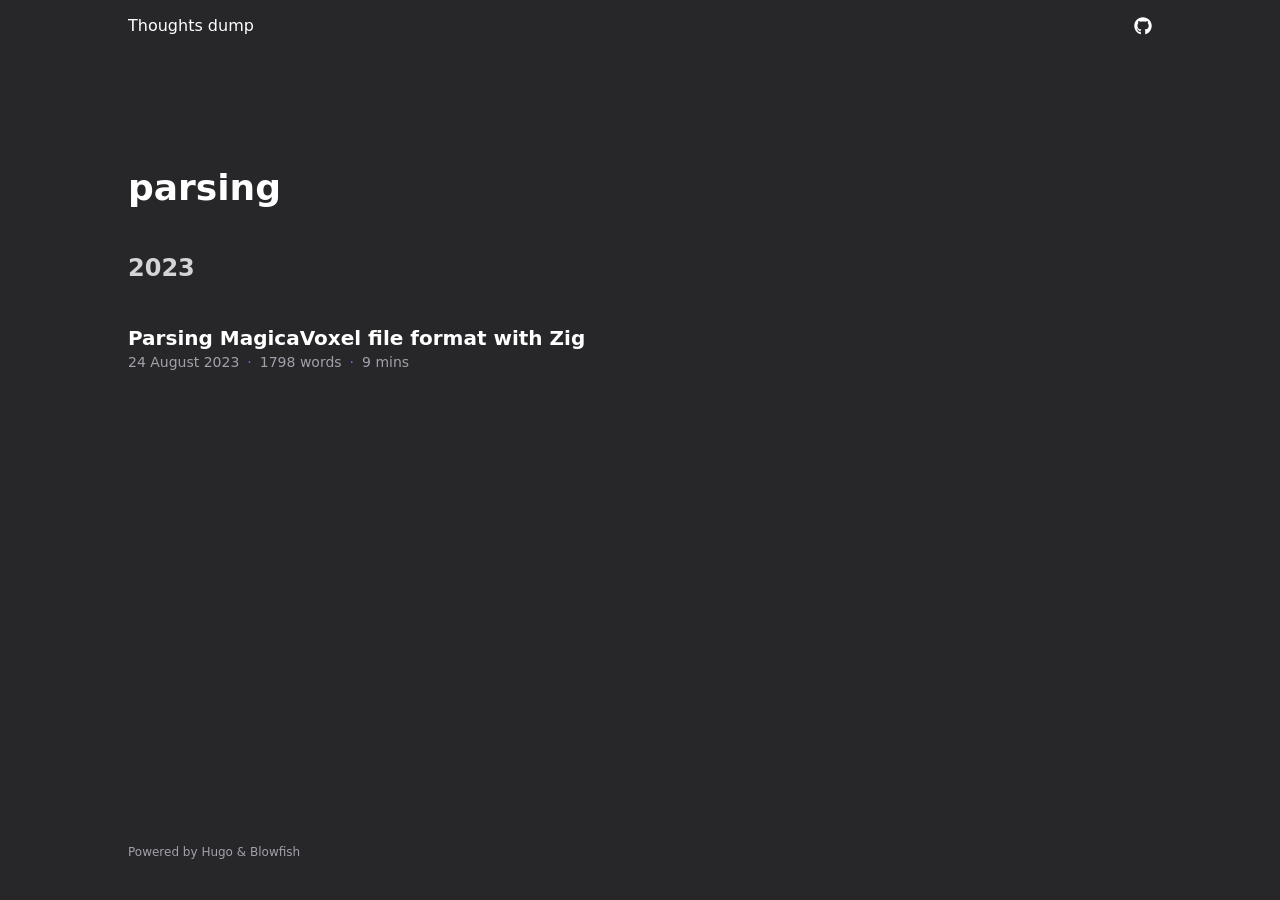
<file: categories/parsing/index.html>
<!doctype html><html lang=en dir=ltr class=scroll-smooth data-default-appearance=dark data-auto-appearance=true><head><meta charset=utf-8><meta http-equiv=content-language content="en"><meta name=viewport content="width=device-width,initial-scale=1"><meta http-equiv=x-ua-compatible content="ie=edge"><title>parsing &#183; Thoughts dump</title><meta name=title content="parsing &#183; Thoughts dump"><link rel=canonical href=https://game4all.github.io/categories/parsing/><link rel=alternate type=application/rss+xml href=/categories/parsing/index.xml title="Thoughts dump"><link type=text/css rel=stylesheet href=/css/main.bundle.min.58736a88aa21f652ee23aa1f5dc3ce56687a478325be5fc93bfaa88be975ac25bfdf2fddd6ef27080dd9b4f13f2190aca04c04d77dfda51c51944b01fbfbef3a.css integrity="sha512-WHNqiKoh9lLuI6ofXcPOVmh6R4Mlvl/JO/qoi+l1rCW/3y/d1u8nCA3ZtPE/IZCsoEwE1339pRxRlEsB+/vvOg=="><script type=text/javascript src=/js/appearance.min.516a16745bea5a9bd011138d254cc0fd3973cd55ce6e15f3dec763e7c7c2c7448f8fe7b54cca811cb821b0c7e12cd161caace1dd794ac3d34d40937cbcc9ee12.js integrity="sha512-UWoWdFvqWpvQERONJUzA/TlzzVXObhXz3sdj58fCx0SPj+e1TMqBHLghsMfhLNFhyqzh3XlKw9NNQJN8vMnuEg=="></script>
<script src=/js/zoom.min.js></script>
<link rel=apple-touch-icon sizes=180x180 href=/apple-touch-icon.png><link rel=icon type=image/png sizes=32x32 href=/favicon-32x32.png><link rel=icon type=image/png sizes=16x16 href=/favicon-16x16.png><link rel=manifest href=/site.webmanifest><meta property="og:title" content="parsing"><meta property="og:description" content><meta property="og:type" content="website"><meta property="og:url" content="https://game4all.github.io/categories/parsing/"><meta name=twitter:card content="summary"><meta name=twitter:title content="parsing"><meta name=twitter:description content><meta name=author content="Lucas Arriesse"><link href=https://github.com/Game4all rel=me><link href=mailto:game4allyt@gmail.com rel=me><script src=/lib/jquery/jquery.slim.min.js integrity></script><meta name=theme-color></head><body class="flex flex-col h-screen px-6 m-auto text-lg leading-7 max-w-7xl bg-neutral text-neutral-900 dark:bg-neutral-800 dark:text-neutral sm:px-14 md:px-24 lg:px-32"><div id=the-top class="absolute flex self-center"><a class="px-3 py-1 text-sm -translate-y-8 rounded-b-lg bg-primary-200 focus:translate-y-0 dark:bg-neutral-600" href=#main-content><span class="font-bold text-primary-600 ltr:pr-2 rtl:pl-2 dark:text-primary-400">&darr;</span>Skip to main content</a></div><div class=min-h-[148px]></div><div class="fixed inset-x-0 pl-[24px] pr-[24px]" style=z-index:100><div id=menu-blur class="absolute opacity-0 inset-x-0 top-0 h-full single_hero_background nozoom bg-neutral dark:bg-neutral-800"></div><div class="relative max-w-[64rem] ml-auto mr-auto"><div style=padding-left:0;padding-right:0;padding-top:2px;padding-bottom:3px class="main-menu flex items-center justify-between px-4 py-6 sm:px-6 md:justify-start space-x-3"><div class="flex flex-1 items-center justify-between"><nav class="flex space-x-3"><a href=/ class="text-base font-medium text-gray-500 hover:text-gray-900">Thoughts dump</a></nav><nav class="hidden md:flex items-center space-x-5 md:ml-12 h-12"><a href=https://github.com/Game4all target=_blank class="flex items-center"><span><span class="relative block icon"><svg xmlns="http://www.w3.org/2000/svg" viewBox="0 0 496 512"><path fill="currentcolor" d="M165.9 397.4c0 2-2.3 3.6-5.2 3.6-3.3.3-5.6-1.3-5.6-3.6.0-2 2.3-3.6 5.2-3.6 3-.3 5.6 1.3 5.6 3.6zm-31.1-4.5c-.7 2 1.3 4.3 4.3 4.9 2.6 1 5.6.0 6.2-2s-1.3-4.3-4.3-5.2c-2.6-.7-5.5.3-6.2 2.3zm44.2-1.7c-2.9.7-4.9 2.6-4.6 4.9.3 2 2.9 3.3 5.9 2.6 2.9-.7 4.9-2.6 4.6-4.6-.3-1.9-3-3.2-5.9-2.9zM244.8 8C106.1 8 0 113.3.0 252c0 110.9 69.8 205.8 169.5 239.2 12.8 2.3 17.3-5.6 17.3-12.1.0-6.2-.3-40.4-.3-61.4.0.0-70 15-84.7-29.8.0.0-11.4-29.1-27.8-36.6.0.0-22.9-15.7 1.6-15.4.0.0 24.9 2 38.6 25.8 21.9 38.6 58.6 27.5 72.9 20.9 2.3-16 8.8-27.1 16-33.7-55.9-6.2-112.3-14.3-112.3-110.5.0-27.5 7.6-41.3 23.6-58.9-2.6-6.5-11.1-33.3 2.6-67.9 20.9-6.5 69 27 69 27 20-5.6 41.5-8.5 62.8-8.5s42.8 2.9 62.8 8.5c0 0 48.1-33.6 69-27 13.7 34.7 5.2 61.4 2.6 67.9 16 17.7 25.8 31.5 25.8 58.9.0 96.5-58.9 104.2-114.8 110.5 9.2 7.9 17 22.9 17 46.4.0 33.7-.3 75.4-.3 83.6.0 6.5 4.6 14.4 17.3 12.1C428.2 457.8 496 362.9 496 252 496 113.3 383.5 8 244.8 8zM97.2 352.9c-1.3 1-1 3.3.7 5.2 1.6 1.6 3.9 2.3 5.2 1 1.3-1 1-3.3-.7-5.2-1.6-1.6-3.9-2.3-5.2-1zm-10.8-8.1c-.7 1.3.3 2.9 2.3 3.9 1.6 1 3.6.7 4.3-.7.7-1.3-.3-2.9-2.3-3.9-2-.6-3.6-.3-4.3.7zm32.4 35.6c-1.6 1.3-1 4.3 1.3 6.2 2.3 2.3 5.2 2.6 6.5 1 1.3-1.3.7-4.3-1.3-6.2-2.2-2.3-5.2-2.6-6.5-1zm-11.4-14.7c-1.6 1-1.6 3.6.0 5.9 1.6 2.3 4.3 3.3 5.6 2.3 1.6-1.3 1.6-3.9.0-6.2-1.4-2.3-4-3.3-5.6-2z"/></svg></span></span><p class="text-base font-medium text-gray-500 hover:text-gray-900" title></p></a></nav><div class="flex md:hidden items-center space-x-5 md:ml-12"><span></span></div></div><div class="-my-2 -mr-2 md:hidden"><label id=menu-button for=menu-controller class=block><input type=checkbox id=menu-controller class=hidden><div class="cursor-pointer hover:text-primary-600 dark:hover:text-primary-400"><span class="relative block icon"><svg xmlns="http://www.w3.org/2000/svg" viewBox="0 0 448 512"><path fill="currentcolor" d="M0 96C0 78.33 14.33 64 32 64H416c17.7.0 32 14.33 32 32 0 17.7-14.3 32-32 32H32C14.33 128 0 113.7.0 96zM0 256c0-17.7 14.33-32 32-32H416c17.7.0 32 14.3 32 32s-14.3 32-32 32H32c-17.67.0-32-14.3-32-32zM416 448H32c-17.67.0-32-14.3-32-32s14.33-32 32-32H416c17.7.0 32 14.3 32 32s-14.3 32-32 32z"/></svg></span></div><div id=menu-wrapper style=padding-top:5px class="fixed inset-0 z-30 invisible w-screen h-screen m-auto overflow-auto transition-opacity opacity-0 cursor-default bg-neutral-100/50 backdrop-blur-sm dark:bg-neutral-900/50"><ul class="flex space-y-2 mt-3 flex-col items-end w-full px-6 py-6 mx-auto overflow-visible list-none ltr:text-right rtl:text-left max-w-7xl"><li><span class="cursor-pointer inline-block align-text-bottom hover:text-primary-600 dark:hover:text-primary-400"><span class="relative block icon"><svg xmlns="http://www.w3.org/2000/svg" viewBox="0 0 320 512"><path fill="currentcolor" d="M310.6 361.4c12.5 12.5 12.5 32.75.0 45.25C304.4 412.9 296.2 416 288 416s-16.38-3.125-22.62-9.375L160 301.3 54.63 406.6C48.38 412.9 40.19 416 32 416S15.63 412.9 9.375 406.6c-12.5-12.5-12.5-32.75.0-45.25l105.4-105.4L9.375 150.6c-12.5-12.5-12.5-32.75.0-45.25s32.75-12.5 45.25.0L160 210.8l105.4-105.4c12.5-12.5 32.75-12.5 45.25.0s12.5 32.75.0 45.25l-105.4 105.4L310.6 361.4z"/></svg></span></span></li><li class=mt-1><a href=https://github.com/Game4all target=_blank class="flex items-center"><div><span class="relative block icon"><svg xmlns="http://www.w3.org/2000/svg" viewBox="0 0 496 512"><path fill="currentcolor" d="M165.9 397.4c0 2-2.3 3.6-5.2 3.6-3.3.3-5.6-1.3-5.6-3.6.0-2 2.3-3.6 5.2-3.6 3-.3 5.6 1.3 5.6 3.6zm-31.1-4.5c-.7 2 1.3 4.3 4.3 4.9 2.6 1 5.6.0 6.2-2s-1.3-4.3-4.3-5.2c-2.6-.7-5.5.3-6.2 2.3zm44.2-1.7c-2.9.7-4.9 2.6-4.6 4.9.3 2 2.9 3.3 5.9 2.6 2.9-.7 4.9-2.6 4.6-4.6-.3-1.9-3-3.2-5.9-2.9zM244.8 8C106.1 8 0 113.3.0 252c0 110.9 69.8 205.8 169.5 239.2 12.8 2.3 17.3-5.6 17.3-12.1.0-6.2-.3-40.4-.3-61.4.0.0-70 15-84.7-29.8.0.0-11.4-29.1-27.8-36.6.0.0-22.9-15.7 1.6-15.4.0.0 24.9 2 38.6 25.8 21.9 38.6 58.6 27.5 72.9 20.9 2.3-16 8.8-27.1 16-33.7-55.9-6.2-112.3-14.3-112.3-110.5.0-27.5 7.6-41.3 23.6-58.9-2.6-6.5-11.1-33.3 2.6-67.9 20.9-6.5 69 27 69 27 20-5.6 41.5-8.5 62.8-8.5s42.8 2.9 62.8 8.5c0 0 48.1-33.6 69-27 13.7 34.7 5.2 61.4 2.6 67.9 16 17.7 25.8 31.5 25.8 58.9.0 96.5-58.9 104.2-114.8 110.5 9.2 7.9 17 22.9 17 46.4.0 33.7-.3 75.4-.3 83.6.0 6.5 4.6 14.4 17.3 12.1C428.2 457.8 496 362.9 496 252 496 113.3 383.5 8 244.8 8zM97.2 352.9c-1.3 1-1 3.3.7 5.2 1.6 1.6 3.9 2.3 5.2 1 1.3-1 1-3.3-.7-5.2-1.6-1.6-3.9-2.3-5.2-1zm-10.8-8.1c-.7 1.3.3 2.9 2.3 3.9 1.6 1 3.6.7 4.3-.7.7-1.3-.3-2.9-2.3-3.9-2-.6-3.6-.3-4.3.7zm32.4 35.6c-1.6 1.3-1 4.3 1.3 6.2 2.3 2.3 5.2 2.6 6.5 1 1.3-1.3.7-4.3-1.3-6.2-2.2-2.3-5.2-2.6-6.5-1zm-11.4-14.7c-1.6 1-1.6 3.6.0 5.9 1.6 2.3 4.3 3.3 5.6 2.3 1.6-1.3 1.6-3.9.0-6.2-1.4-2.3-4-3.3-5.6-2z"/></svg></span></div><p class="text-bg font-bg text-gray-500 hover:text-gray-900" title></p></a></li></ul></div></label></div></div></div></div><script>window.addEventListener("scroll",function(){var t=window.pageYOffset||document.documentElement.scrollTop||document.body.scrollTop||0,n=document.getElementById("menu-blur");n.style.opacity=t/300})</script><div class="relative flex flex-col grow"><main id=main-content class=grow><header><h1 class="mt-5 text-4xl font-extrabold text-neutral-900 dark:text-neutral">parsing</h1><div class="mt-1 mb-2 text-base text-neutral-500 dark:text-neutral-400 print:hidden"><div class="flex flex-row flex-wrap items-center"></div></div></header><section class="flex flex-col max-w-full mt-0 mb-5 prose dark:prose-invert lg:flex-row"><script>var oid="views_term_parsing",oid_likes="likes_term_parsing"</script><script type=text/javascript src=/js/page.min.0e49973b4ad0a382c7c6012d8bff8226316642daabc4f8a20477bd08674f3da6e2fa993bc20ad4f51e7c5bb68e6f913a207a7c4fe37ea0e7b806894afce0a64e.js integrity="sha512-DkmXO0rQo4LHxgEti/+CJjFmQtqrxPiiBHe9CGdPPabi+pk7wgrU9R58W7aOb5E6IHp8T+N+oOe4BolK/OCmTg=="></script></section><section class="space-y-10 w-full"><h2 class="mt-12 text-2xl font-bold text-neutral-700 first:mt-8 dark:text-neutral-300">2023</h2><a class="flex flex-wrap article" href=/posts/parsing_magicavoxel_format_with_zig/><div class="mt-3 md:mt-0"><div class="items-center text-xl font-semibold"><div class="font-bold text-xl text-neutral-800 decoration-primary-500 hover:underline hover:underline-offset-2 dark:text-neutral" href=/posts/parsing_magicavoxel_format_with_zig/>Parsing MagicaVoxel file format with Zig</div></div><div class="text-sm text-neutral-500 dark:text-neutral-400"><div class="flex flex-row flex-wrap items-center"><time datetime="2023-08-24 00:00:00 +0000 UTC">24 August 2023</time><span class="px-2 text-primary-500">&#183;</span><span>1798 words</span><span class="px-2 text-primary-500">&#183;</span><span title="Reading time">9 mins</span></div></div></div></a></section></main><footer id=site-footer class="py-10 print:hidden"><div class="flex items-center justify-between"><p class="text-xs text-neutral-500 dark:text-neutral-400">Powered by <a class="hover:underline hover:decoration-primary-400 hover:text-primary-500" href=https://gohugo.io/ target=_blank rel="noopener noreferrer">Hugo</a> & <a class="hover:underline hover:decoration-primary-400 hover:text-primary-500" href=https://blowfish.page/ target=_blank rel="noopener noreferrer">Blowfish</a></p></div><script>mediumZoom(document.querySelectorAll("img:not(.nozoom)"),{margin:24,background:"rgba(0,0,0,0.5)",scrollOffset:0})</script><script type=text/javascript src=/js/process.min.35c1113bcc16c5a59bf031082f9e63822aa95280423881a7847a7ff33a16e6299ce6a840d9ef4e10d947e030a18f3f20359afb2ec0f35967484b9a9360ac3145.js integrity="sha512-NcERO8wWxaWb8DEIL55jgiqpUoBCOIGnhHp/8zoW5imc5qhA2e9OENlH4DChjz8gNZr7LsDzWWdIS5qTYKwxRQ=="></script></footer></div></body></html>
</file>
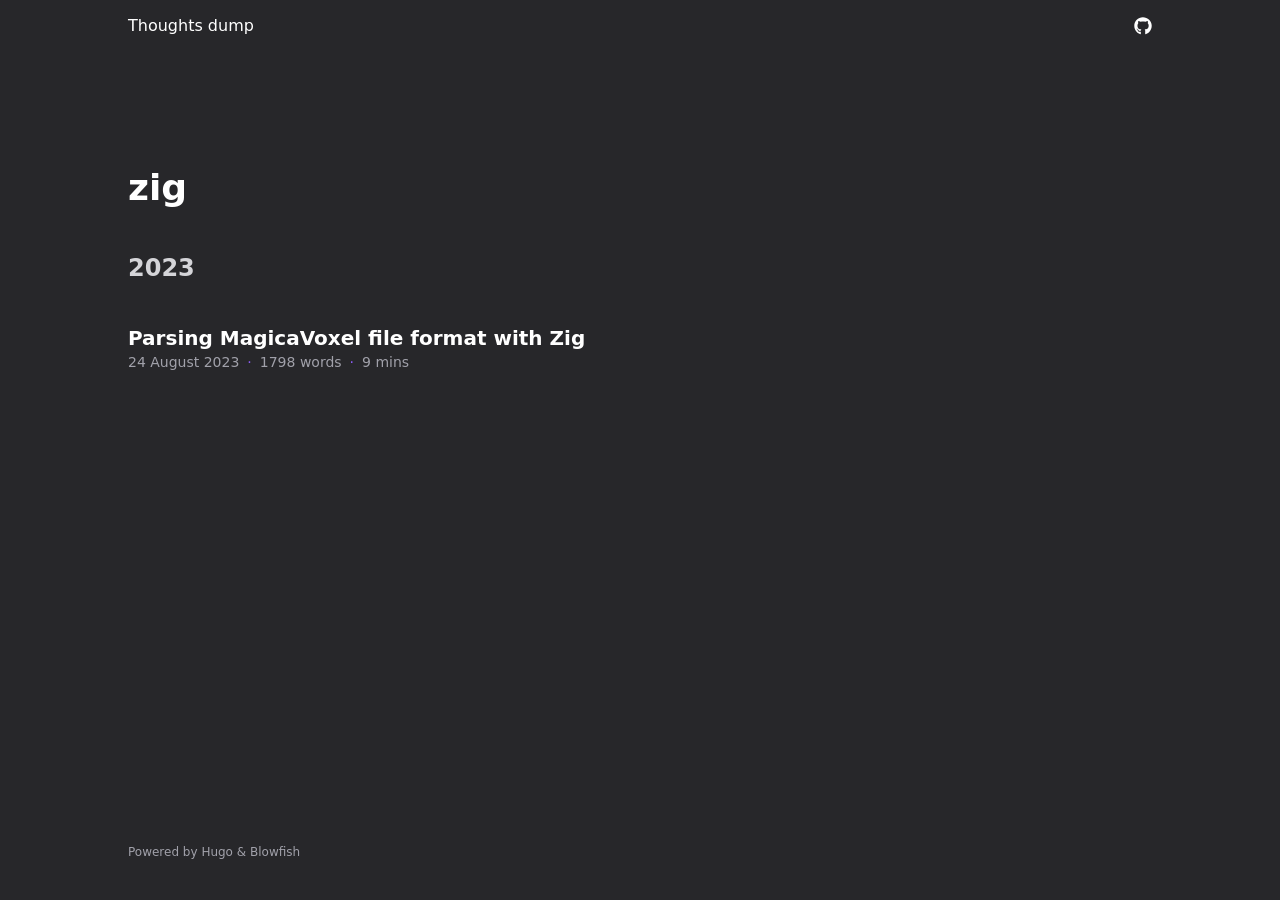
<file: categories/zig/index.html>
<!doctype html><html lang=en dir=ltr class=scroll-smooth data-default-appearance=dark data-auto-appearance=true><head><meta charset=utf-8><meta http-equiv=content-language content="en"><meta name=viewport content="width=device-width,initial-scale=1"><meta http-equiv=x-ua-compatible content="ie=edge"><title>zig &#183; Thoughts dump</title><meta name=title content="zig &#183; Thoughts dump"><link rel=canonical href=https://game4all.github.io/categories/zig/><link rel=alternate type=application/rss+xml href=/categories/zig/index.xml title="Thoughts dump"><link type=text/css rel=stylesheet href=/css/main.bundle.min.58736a88aa21f652ee23aa1f5dc3ce56687a478325be5fc93bfaa88be975ac25bfdf2fddd6ef27080dd9b4f13f2190aca04c04d77dfda51c51944b01fbfbef3a.css integrity="sha512-WHNqiKoh9lLuI6ofXcPOVmh6R4Mlvl/JO/qoi+l1rCW/3y/d1u8nCA3ZtPE/IZCsoEwE1339pRxRlEsB+/vvOg=="><script type=text/javascript src=/js/appearance.min.516a16745bea5a9bd011138d254cc0fd3973cd55ce6e15f3dec763e7c7c2c7448f8fe7b54cca811cb821b0c7e12cd161caace1dd794ac3d34d40937cbcc9ee12.js integrity="sha512-UWoWdFvqWpvQERONJUzA/TlzzVXObhXz3sdj58fCx0SPj+e1TMqBHLghsMfhLNFhyqzh3XlKw9NNQJN8vMnuEg=="></script>
<script src=/js/zoom.min.js></script>
<link rel=apple-touch-icon sizes=180x180 href=/apple-touch-icon.png><link rel=icon type=image/png sizes=32x32 href=/favicon-32x32.png><link rel=icon type=image/png sizes=16x16 href=/favicon-16x16.png><link rel=manifest href=/site.webmanifest><meta property="og:title" content="zig"><meta property="og:description" content><meta property="og:type" content="website"><meta property="og:url" content="https://game4all.github.io/categories/zig/"><meta name=twitter:card content="summary"><meta name=twitter:title content="zig"><meta name=twitter:description content><meta name=author content="Lucas Arriesse"><link href=https://github.com/Game4all rel=me><link href=mailto:game4allyt@gmail.com rel=me><script src=/lib/jquery/jquery.slim.min.js integrity></script><meta name=theme-color></head><body class="flex flex-col h-screen px-6 m-auto text-lg leading-7 max-w-7xl bg-neutral text-neutral-900 dark:bg-neutral-800 dark:text-neutral sm:px-14 md:px-24 lg:px-32"><div id=the-top class="absolute flex self-center"><a class="px-3 py-1 text-sm -translate-y-8 rounded-b-lg bg-primary-200 focus:translate-y-0 dark:bg-neutral-600" href=#main-content><span class="font-bold text-primary-600 ltr:pr-2 rtl:pl-2 dark:text-primary-400">&darr;</span>Skip to main content</a></div><div class=min-h-[148px]></div><div class="fixed inset-x-0 pl-[24px] pr-[24px]" style=z-index:100><div id=menu-blur class="absolute opacity-0 inset-x-0 top-0 h-full single_hero_background nozoom bg-neutral dark:bg-neutral-800"></div><div class="relative max-w-[64rem] ml-auto mr-auto"><div style=padding-left:0;padding-right:0;padding-top:2px;padding-bottom:3px class="main-menu flex items-center justify-between px-4 py-6 sm:px-6 md:justify-start space-x-3"><div class="flex flex-1 items-center justify-between"><nav class="flex space-x-3"><a href=/ class="text-base font-medium text-gray-500 hover:text-gray-900">Thoughts dump</a></nav><nav class="hidden md:flex items-center space-x-5 md:ml-12 h-12"><a href=https://github.com/Game4all target=_blank class="flex items-center"><span><span class="relative block icon"><svg xmlns="http://www.w3.org/2000/svg" viewBox="0 0 496 512"><path fill="currentcolor" d="M165.9 397.4c0 2-2.3 3.6-5.2 3.6-3.3.3-5.6-1.3-5.6-3.6.0-2 2.3-3.6 5.2-3.6 3-.3 5.6 1.3 5.6 3.6zm-31.1-4.5c-.7 2 1.3 4.3 4.3 4.9 2.6 1 5.6.0 6.2-2s-1.3-4.3-4.3-5.2c-2.6-.7-5.5.3-6.2 2.3zm44.2-1.7c-2.9.7-4.9 2.6-4.6 4.9.3 2 2.9 3.3 5.9 2.6 2.9-.7 4.9-2.6 4.6-4.6-.3-1.9-3-3.2-5.9-2.9zM244.8 8C106.1 8 0 113.3.0 252c0 110.9 69.8 205.8 169.5 239.2 12.8 2.3 17.3-5.6 17.3-12.1.0-6.2-.3-40.4-.3-61.4.0.0-70 15-84.7-29.8.0.0-11.4-29.1-27.8-36.6.0.0-22.9-15.7 1.6-15.4.0.0 24.9 2 38.6 25.8 21.9 38.6 58.6 27.5 72.9 20.9 2.3-16 8.8-27.1 16-33.7-55.9-6.2-112.3-14.3-112.3-110.5.0-27.5 7.6-41.3 23.6-58.9-2.6-6.5-11.1-33.3 2.6-67.9 20.9-6.5 69 27 69 27 20-5.6 41.5-8.5 62.8-8.5s42.8 2.9 62.8 8.5c0 0 48.1-33.6 69-27 13.7 34.7 5.2 61.4 2.6 67.9 16 17.7 25.8 31.5 25.8 58.9.0 96.5-58.9 104.2-114.8 110.5 9.2 7.9 17 22.9 17 46.4.0 33.7-.3 75.4-.3 83.6.0 6.5 4.6 14.4 17.3 12.1C428.2 457.8 496 362.9 496 252 496 113.3 383.5 8 244.8 8zM97.2 352.9c-1.3 1-1 3.3.7 5.2 1.6 1.6 3.9 2.3 5.2 1 1.3-1 1-3.3-.7-5.2-1.6-1.6-3.9-2.3-5.2-1zm-10.8-8.1c-.7 1.3.3 2.9 2.3 3.9 1.6 1 3.6.7 4.3-.7.7-1.3-.3-2.9-2.3-3.9-2-.6-3.6-.3-4.3.7zm32.4 35.6c-1.6 1.3-1 4.3 1.3 6.2 2.3 2.3 5.2 2.6 6.5 1 1.3-1.3.7-4.3-1.3-6.2-2.2-2.3-5.2-2.6-6.5-1zm-11.4-14.7c-1.6 1-1.6 3.6.0 5.9 1.6 2.3 4.3 3.3 5.6 2.3 1.6-1.3 1.6-3.9.0-6.2-1.4-2.3-4-3.3-5.6-2z"/></svg></span></span><p class="text-base font-medium text-gray-500 hover:text-gray-900" title></p></a></nav><div class="flex md:hidden items-center space-x-5 md:ml-12"><span></span></div></div><div class="-my-2 -mr-2 md:hidden"><label id=menu-button for=menu-controller class=block><input type=checkbox id=menu-controller class=hidden><div class="cursor-pointer hover:text-primary-600 dark:hover:text-primary-400"><span class="relative block icon"><svg xmlns="http://www.w3.org/2000/svg" viewBox="0 0 448 512"><path fill="currentcolor" d="M0 96C0 78.33 14.33 64 32 64H416c17.7.0 32 14.33 32 32 0 17.7-14.3 32-32 32H32C14.33 128 0 113.7.0 96zM0 256c0-17.7 14.33-32 32-32H416c17.7.0 32 14.3 32 32s-14.3 32-32 32H32c-17.67.0-32-14.3-32-32zM416 448H32c-17.67.0-32-14.3-32-32s14.33-32 32-32H416c17.7.0 32 14.3 32 32s-14.3 32-32 32z"/></svg></span></div><div id=menu-wrapper style=padding-top:5px class="fixed inset-0 z-30 invisible w-screen h-screen m-auto overflow-auto transition-opacity opacity-0 cursor-default bg-neutral-100/50 backdrop-blur-sm dark:bg-neutral-900/50"><ul class="flex space-y-2 mt-3 flex-col items-end w-full px-6 py-6 mx-auto overflow-visible list-none ltr:text-right rtl:text-left max-w-7xl"><li><span class="cursor-pointer inline-block align-text-bottom hover:text-primary-600 dark:hover:text-primary-400"><span class="relative block icon"><svg xmlns="http://www.w3.org/2000/svg" viewBox="0 0 320 512"><path fill="currentcolor" d="M310.6 361.4c12.5 12.5 12.5 32.75.0 45.25C304.4 412.9 296.2 416 288 416s-16.38-3.125-22.62-9.375L160 301.3 54.63 406.6C48.38 412.9 40.19 416 32 416S15.63 412.9 9.375 406.6c-12.5-12.5-12.5-32.75.0-45.25l105.4-105.4L9.375 150.6c-12.5-12.5-12.5-32.75.0-45.25s32.75-12.5 45.25.0L160 210.8l105.4-105.4c12.5-12.5 32.75-12.5 45.25.0s12.5 32.75.0 45.25l-105.4 105.4L310.6 361.4z"/></svg></span></span></li><li class=mt-1><a href=https://github.com/Game4all target=_blank class="flex items-center"><div><span class="relative block icon"><svg xmlns="http://www.w3.org/2000/svg" viewBox="0 0 496 512"><path fill="currentcolor" d="M165.9 397.4c0 2-2.3 3.6-5.2 3.6-3.3.3-5.6-1.3-5.6-3.6.0-2 2.3-3.6 5.2-3.6 3-.3 5.6 1.3 5.6 3.6zm-31.1-4.5c-.7 2 1.3 4.3 4.3 4.9 2.6 1 5.6.0 6.2-2s-1.3-4.3-4.3-5.2c-2.6-.7-5.5.3-6.2 2.3zm44.2-1.7c-2.9.7-4.9 2.6-4.6 4.9.3 2 2.9 3.3 5.9 2.6 2.9-.7 4.9-2.6 4.6-4.6-.3-1.9-3-3.2-5.9-2.9zM244.8 8C106.1 8 0 113.3.0 252c0 110.9 69.8 205.8 169.5 239.2 12.8 2.3 17.3-5.6 17.3-12.1.0-6.2-.3-40.4-.3-61.4.0.0-70 15-84.7-29.8.0.0-11.4-29.1-27.8-36.6.0.0-22.9-15.7 1.6-15.4.0.0 24.9 2 38.6 25.8 21.9 38.6 58.6 27.5 72.9 20.9 2.3-16 8.8-27.1 16-33.7-55.9-6.2-112.3-14.3-112.3-110.5.0-27.5 7.6-41.3 23.6-58.9-2.6-6.5-11.1-33.3 2.6-67.9 20.9-6.5 69 27 69 27 20-5.6 41.5-8.5 62.8-8.5s42.8 2.9 62.8 8.5c0 0 48.1-33.6 69-27 13.7 34.7 5.2 61.4 2.6 67.9 16 17.7 25.8 31.5 25.8 58.9.0 96.5-58.9 104.2-114.8 110.5 9.2 7.9 17 22.9 17 46.4.0 33.7-.3 75.4-.3 83.6.0 6.5 4.6 14.4 17.3 12.1C428.2 457.8 496 362.9 496 252 496 113.3 383.5 8 244.8 8zM97.2 352.9c-1.3 1-1 3.3.7 5.2 1.6 1.6 3.9 2.3 5.2 1 1.3-1 1-3.3-.7-5.2-1.6-1.6-3.9-2.3-5.2-1zm-10.8-8.1c-.7 1.3.3 2.9 2.3 3.9 1.6 1 3.6.7 4.3-.7.7-1.3-.3-2.9-2.3-3.9-2-.6-3.6-.3-4.3.7zm32.4 35.6c-1.6 1.3-1 4.3 1.3 6.2 2.3 2.3 5.2 2.6 6.5 1 1.3-1.3.7-4.3-1.3-6.2-2.2-2.3-5.2-2.6-6.5-1zm-11.4-14.7c-1.6 1-1.6 3.6.0 5.9 1.6 2.3 4.3 3.3 5.6 2.3 1.6-1.3 1.6-3.9.0-6.2-1.4-2.3-4-3.3-5.6-2z"/></svg></span></div><p class="text-bg font-bg text-gray-500 hover:text-gray-900" title></p></a></li></ul></div></label></div></div></div></div><script>window.addEventListener("scroll",function(){var t=window.pageYOffset||document.documentElement.scrollTop||document.body.scrollTop||0,n=document.getElementById("menu-blur");n.style.opacity=t/300})</script><div class="relative flex flex-col grow"><main id=main-content class=grow><header><h1 class="mt-5 text-4xl font-extrabold text-neutral-900 dark:text-neutral">zig</h1><div class="mt-1 mb-2 text-base text-neutral-500 dark:text-neutral-400 print:hidden"><div class="flex flex-row flex-wrap items-center"></div></div></header><section class="flex flex-col max-w-full mt-0 mb-5 prose dark:prose-invert lg:flex-row"><script>var oid="views_term_zig",oid_likes="likes_term_zig"</script><script type=text/javascript src=/js/page.min.0e49973b4ad0a382c7c6012d8bff8226316642daabc4f8a20477bd08674f3da6e2fa993bc20ad4f51e7c5bb68e6f913a207a7c4fe37ea0e7b806894afce0a64e.js integrity="sha512-DkmXO0rQo4LHxgEti/+CJjFmQtqrxPiiBHe9CGdPPabi+pk7wgrU9R58W7aOb5E6IHp8T+N+oOe4BolK/OCmTg=="></script></section><section class="space-y-10 w-full"><h2 class="mt-12 text-2xl font-bold text-neutral-700 first:mt-8 dark:text-neutral-300">2023</h2><a class="flex flex-wrap article" href=/posts/parsing_magicavoxel_format_with_zig/><div class="mt-3 md:mt-0"><div class="items-center text-xl font-semibold"><div class="font-bold text-xl text-neutral-800 decoration-primary-500 hover:underline hover:underline-offset-2 dark:text-neutral" href=/posts/parsing_magicavoxel_format_with_zig/>Parsing MagicaVoxel file format with Zig</div></div><div class="text-sm text-neutral-500 dark:text-neutral-400"><div class="flex flex-row flex-wrap items-center"><time datetime="2023-08-24 00:00:00 +0000 UTC">24 August 2023</time><span class="px-2 text-primary-500">&#183;</span><span>1798 words</span><span class="px-2 text-primary-500">&#183;</span><span title="Reading time">9 mins</span></div></div></div></a></section></main><footer id=site-footer class="py-10 print:hidden"><div class="flex items-center justify-between"><p class="text-xs text-neutral-500 dark:text-neutral-400">Powered by <a class="hover:underline hover:decoration-primary-400 hover:text-primary-500" href=https://gohugo.io/ target=_blank rel="noopener noreferrer">Hugo</a> & <a class="hover:underline hover:decoration-primary-400 hover:text-primary-500" href=https://blowfish.page/ target=_blank rel="noopener noreferrer">Blowfish</a></p></div><script>mediumZoom(document.querySelectorAll("img:not(.nozoom)"),{margin:24,background:"rgba(0,0,0,0.5)",scrollOffset:0})</script><script type=text/javascript src=/js/process.min.35c1113bcc16c5a59bf031082f9e63822aa95280423881a7847a7ff33a16e6299ce6a840d9ef4e10d947e030a18f3f20359afb2ec0f35967484b9a9360ac3145.js integrity="sha512-NcERO8wWxaWb8DEIL55jgiqpUoBCOIGnhHp/8zoW5imc5qhA2e9OENlH4DChjz8gNZr7LsDzWWdIS5qTYKwxRQ=="></script></footer></div></body></html>
</file>
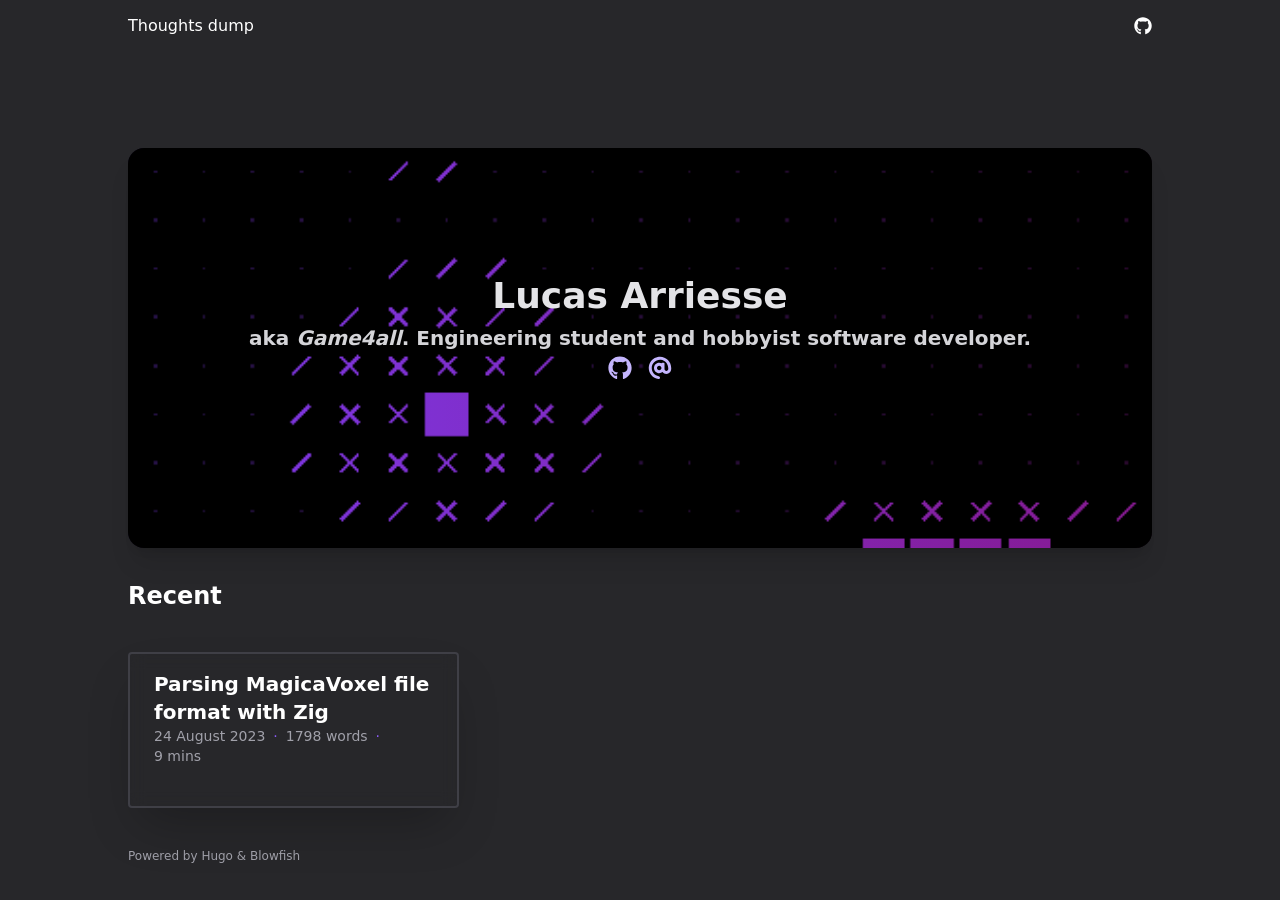
<file: page/1/index.html>
<!doctype html><html lang=en><head><title>https://game4all.github.io/</title><link rel=canonical href=https://game4all.github.io/><meta name=robots content="noindex"><meta charset=utf-8><meta http-equiv=refresh content="0; url=https://game4all.github.io/"></head></html>
</file>
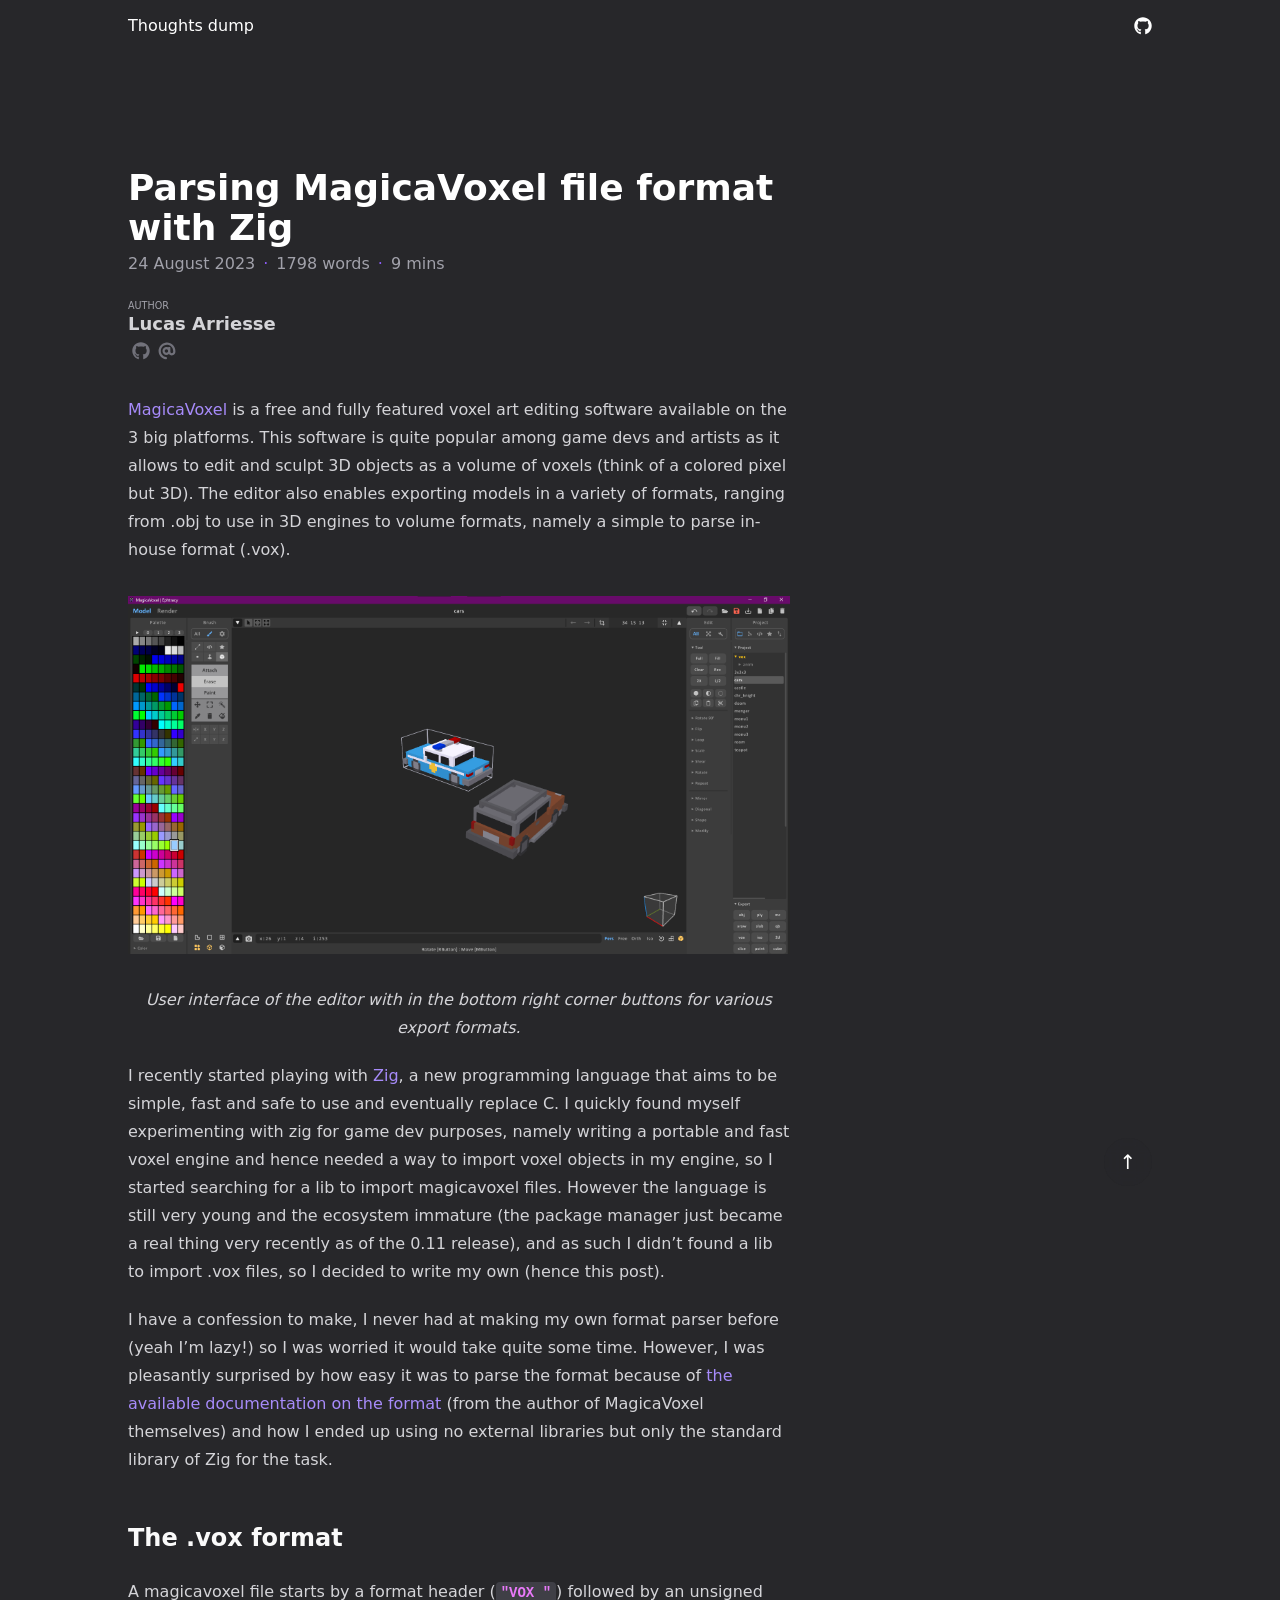
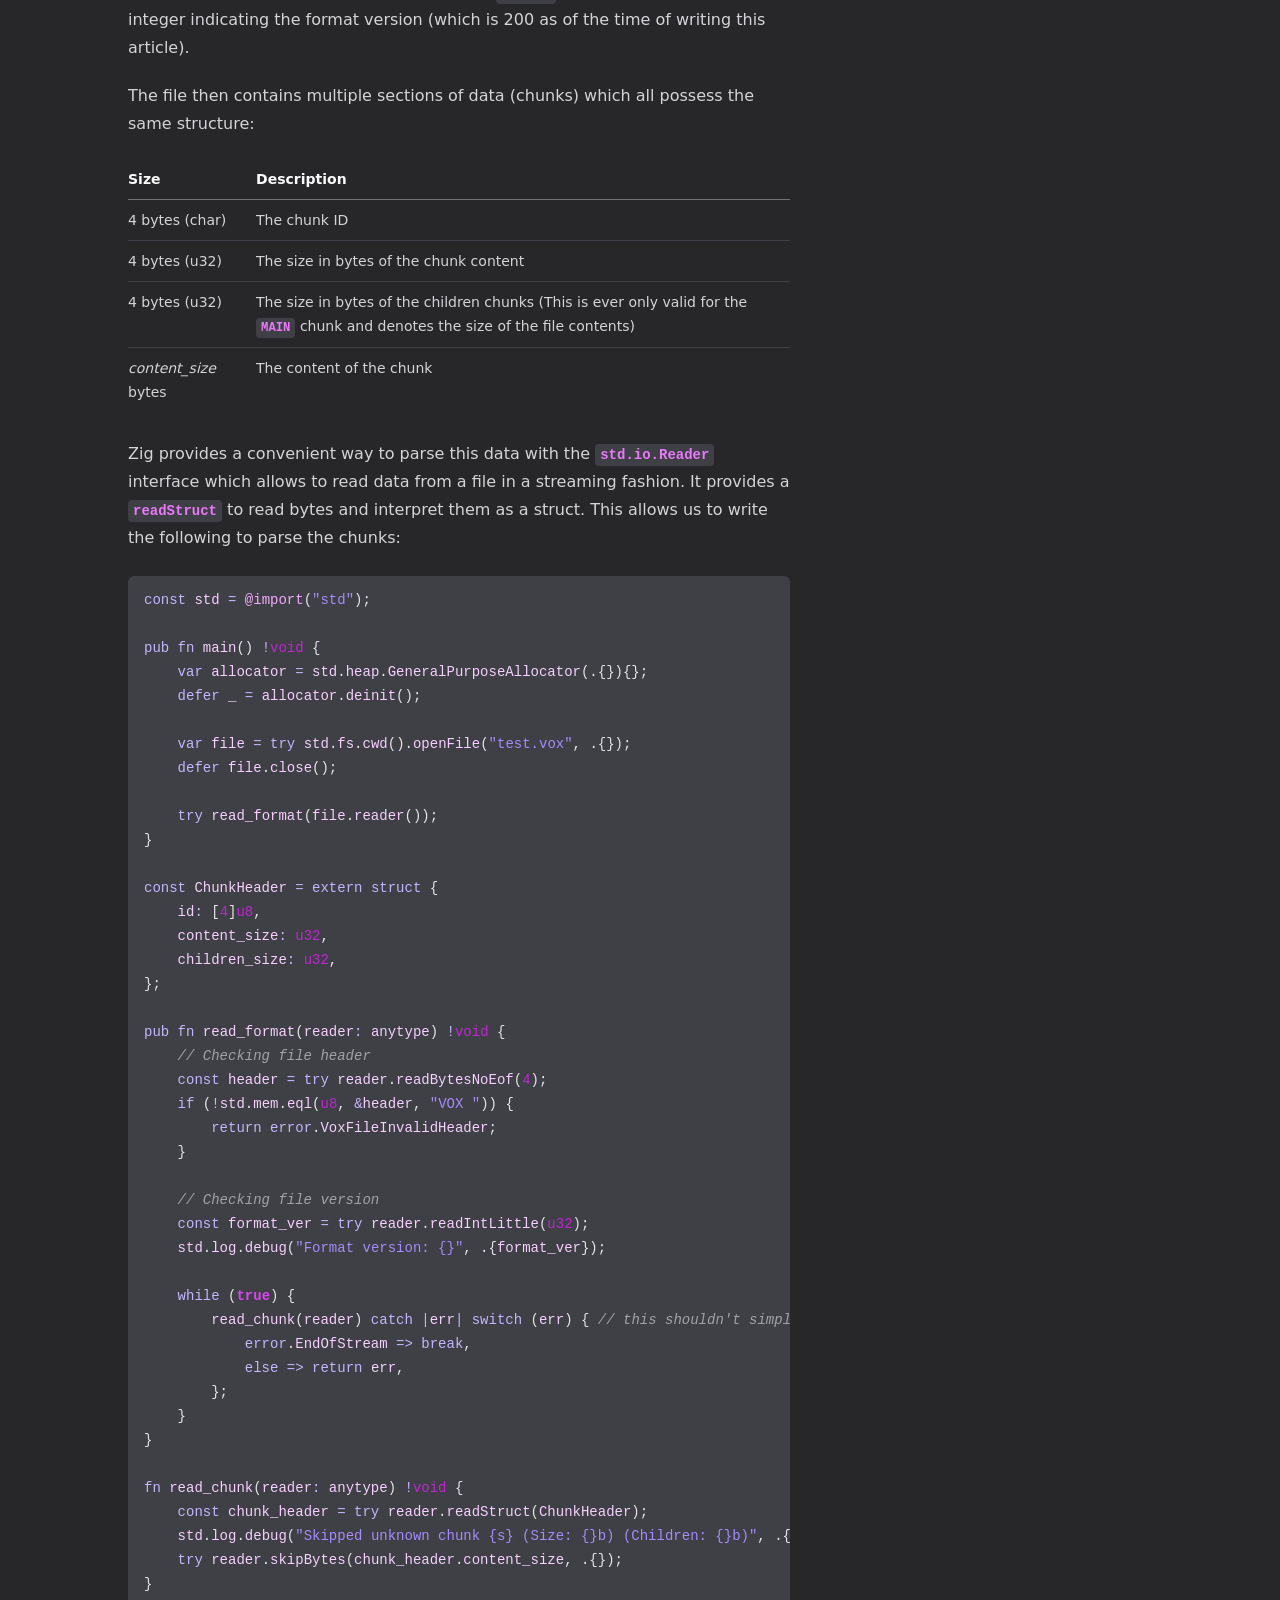
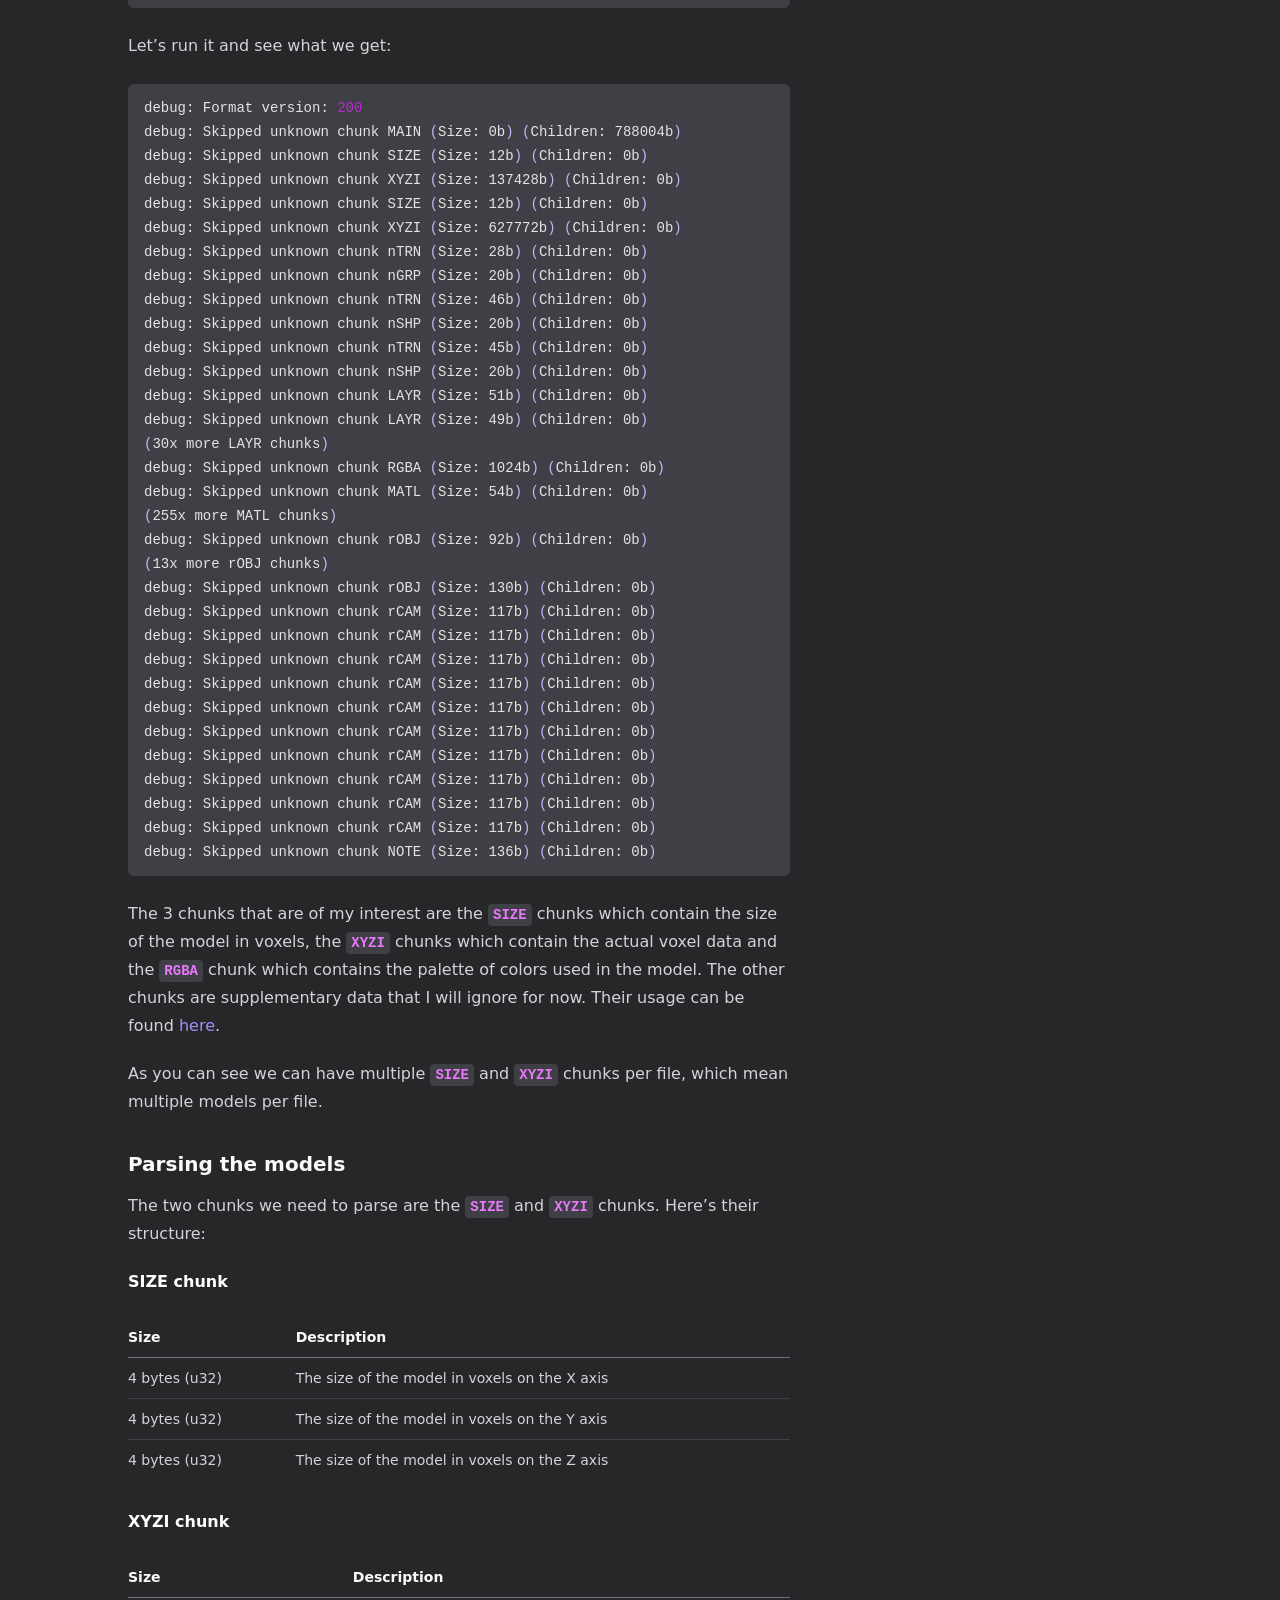
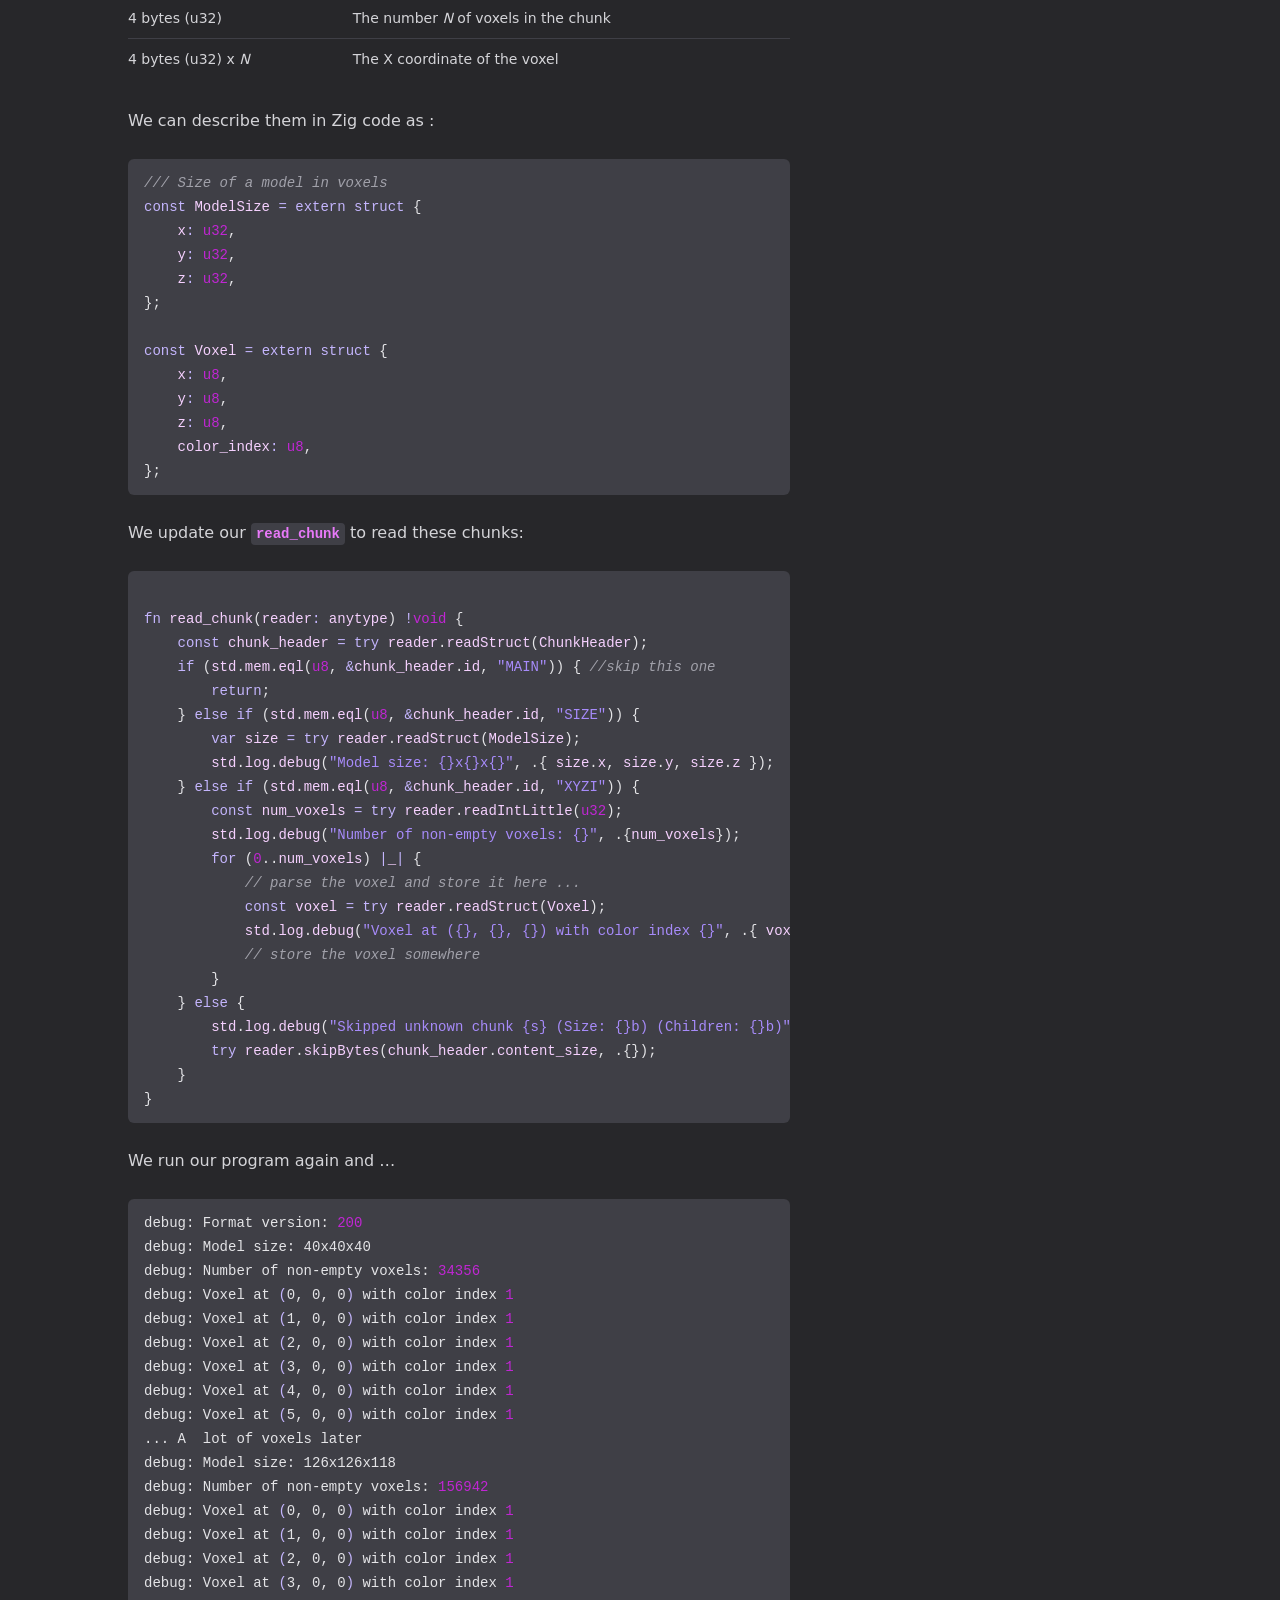
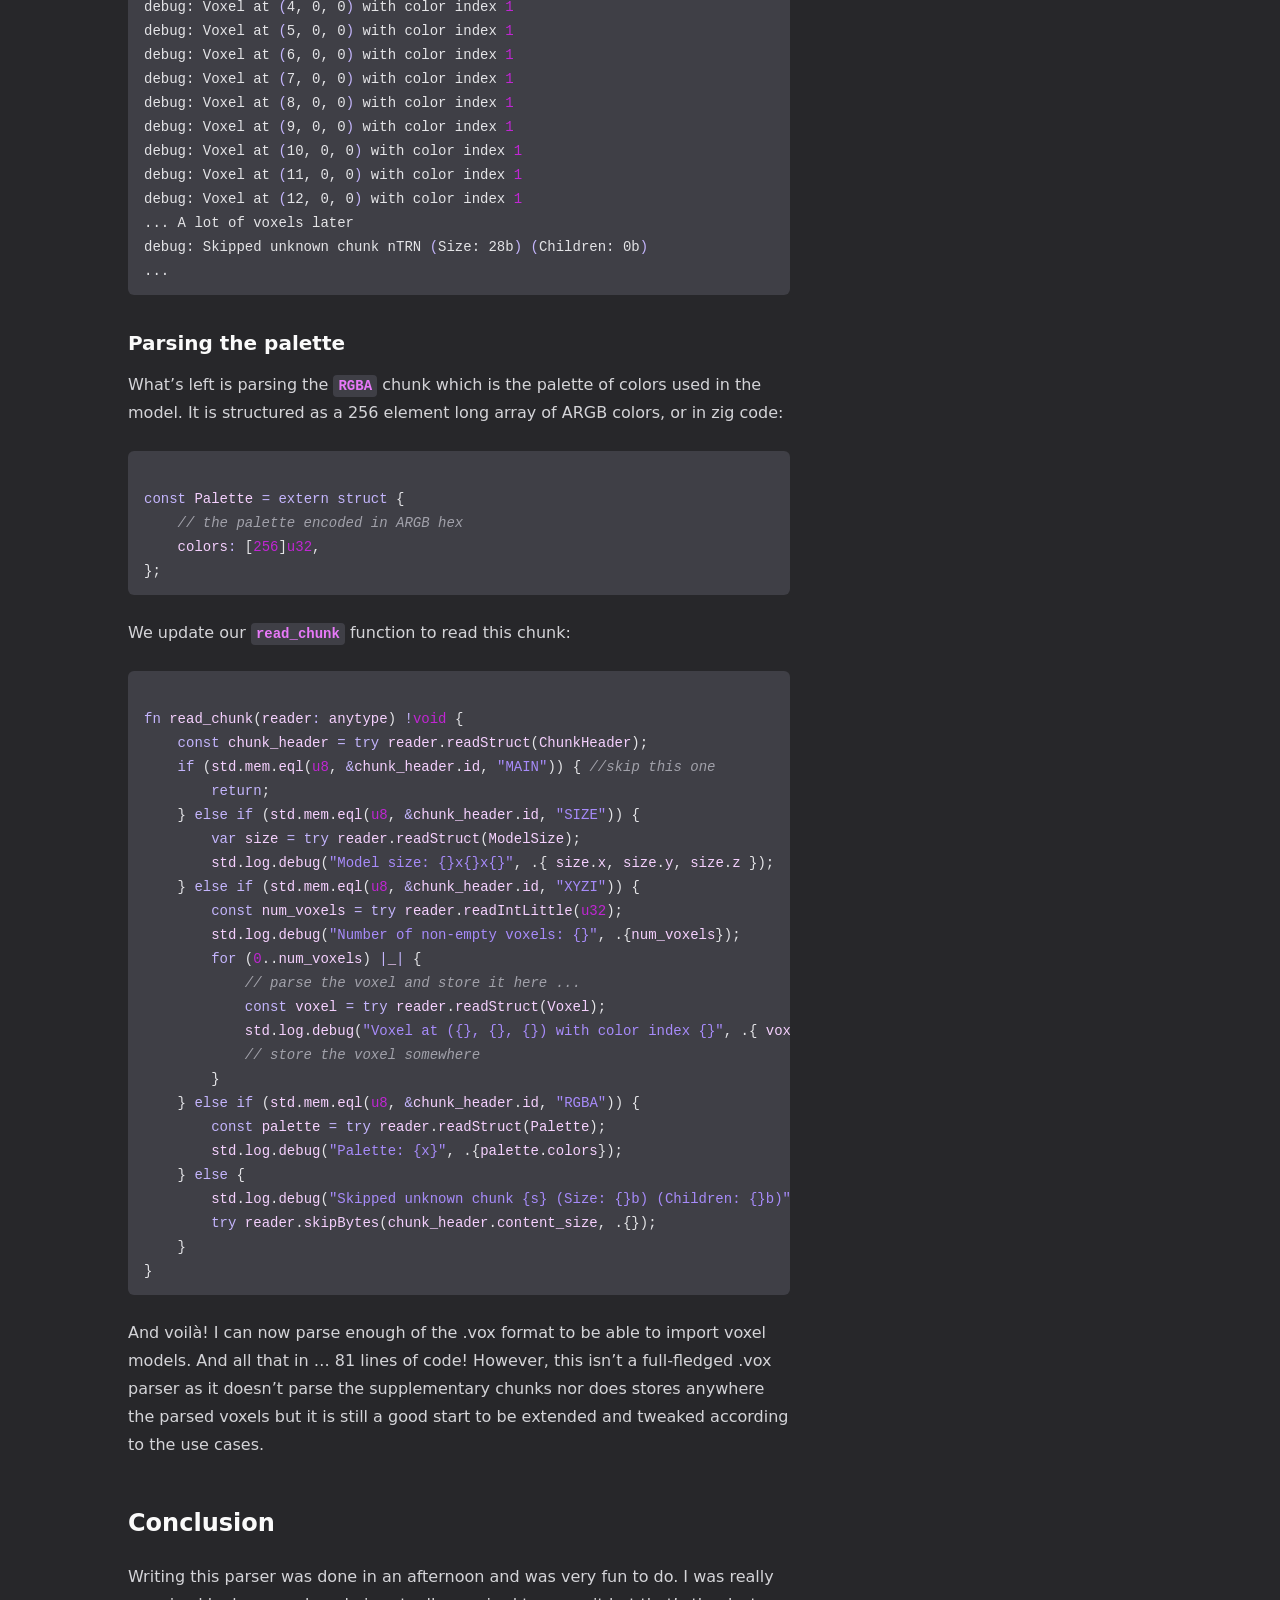
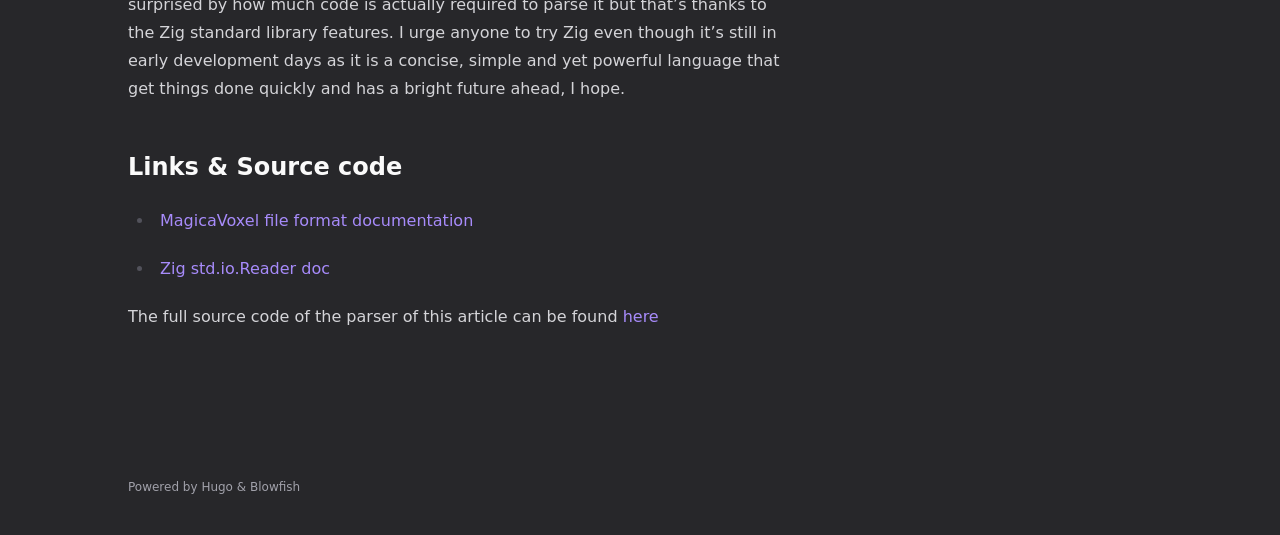
<file: posts/parsing_magicavoxel_format_with_zig/index.html>
<!doctype html><html lang=en dir=ltr class=scroll-smooth data-default-appearance=dark data-auto-appearance=true><head><meta charset=utf-8><meta http-equiv=content-language content="en"><meta name=viewport content="width=device-width,initial-scale=1"><meta http-equiv=x-ua-compatible content="ie=edge"><title>Parsing MagicaVoxel file format with Zig &#183; Thoughts dump</title><meta name=title content="Parsing MagicaVoxel file format with Zig &#183; Thoughts dump"><link rel=canonical href=https://game4all.github.io/posts/parsing_magicavoxel_format_with_zig/><link type=text/css rel=stylesheet href=/css/main.bundle.min.58736a88aa21f652ee23aa1f5dc3ce56687a478325be5fc93bfaa88be975ac25bfdf2fddd6ef27080dd9b4f13f2190aca04c04d77dfda51c51944b01fbfbef3a.css integrity="sha512-WHNqiKoh9lLuI6ofXcPOVmh6R4Mlvl/JO/qoi+l1rCW/3y/d1u8nCA3ZtPE/IZCsoEwE1339pRxRlEsB+/vvOg=="><script type=text/javascript src=/js/appearance.min.516a16745bea5a9bd011138d254cc0fd3973cd55ce6e15f3dec763e7c7c2c7448f8fe7b54cca811cb821b0c7e12cd161caace1dd794ac3d34d40937cbcc9ee12.js integrity="sha512-UWoWdFvqWpvQERONJUzA/TlzzVXObhXz3sdj58fCx0SPj+e1TMqBHLghsMfhLNFhyqzh3XlKw9NNQJN8vMnuEg=="></script>
<script src=/js/zoom.min.js></script>
<link rel=apple-touch-icon sizes=180x180 href=/apple-touch-icon.png><link rel=icon type=image/png sizes=32x32 href=/favicon-32x32.png><link rel=icon type=image/png sizes=16x16 href=/favicon-16x16.png><link rel=manifest href=/site.webmanifest><meta property="og:title" content="Parsing MagicaVoxel file format with Zig"><meta property="og:description" content="MagicaVoxel is a free and fully featured voxel art editing software available on the 3 big platforms."><meta property="og:type" content="article"><meta property="og:url" content="https://game4all.github.io/posts/parsing_magicavoxel_format_with_zig/"><meta property="article:section" content="posts"><meta property="article:published_time" content="2023-08-24T00:00:00+00:00"><meta property="article:modified_time" content="2023-08-24T00:00:00+00:00"><meta name=twitter:card content="summary"><meta name=twitter:title content="Parsing MagicaVoxel file format with Zig"><meta name=twitter:description content="MagicaVoxel is a free and fully featured voxel art editing software available on the 3 big platforms."><script type=application/ld+json>[{"@context":"https://schema.org","@type":"Article","articleSection":"Posts","name":"Parsing MagicaVoxel file format with Zig","headline":"Parsing MagicaVoxel file format with Zig","abstract":"MagicaVoxel is a free and fully featured voxel art editing software available on the 3 big platforms.","inLanguage":"en","url":"https:\/\/game4all.github.io\/posts\/parsing_magicavoxel_format_with_zig\/","author":{"@type":"Person","name":"Lucas Arriesse"},"copyrightYear":"2023","dateCreated":"2023-08-24T00:00:00\u002b00:00","datePublished":"2023-08-24T00:00:00\u002b00:00","dateModified":"2023-08-24T00:00:00\u002b00:00","mainEntityOfPage":"true","wordCount":"1798"}]</script><meta name=author content="Lucas Arriesse"><link href=https://github.com/Game4all rel=me><link href=mailto:game4allyt@gmail.com rel=me><script src=/lib/jquery/jquery.slim.min.js integrity></script><meta name=theme-color></head><body class="flex flex-col h-screen px-6 m-auto text-lg leading-7 max-w-7xl bg-neutral text-neutral-900 dark:bg-neutral-800 dark:text-neutral sm:px-14 md:px-24 lg:px-32"><div id=the-top class="absolute flex self-center"><a class="px-3 py-1 text-sm -translate-y-8 rounded-b-lg bg-primary-200 focus:translate-y-0 dark:bg-neutral-600" href=#main-content><span class="font-bold text-primary-600 ltr:pr-2 rtl:pl-2 dark:text-primary-400">&darr;</span>Skip to main content</a></div><div class=min-h-[148px]></div><div class="fixed inset-x-0 pl-[24px] pr-[24px]" style=z-index:100><div id=menu-blur class="absolute opacity-0 inset-x-0 top-0 h-full single_hero_background nozoom bg-neutral dark:bg-neutral-800"></div><div class="relative max-w-[64rem] ml-auto mr-auto"><div style=padding-left:0;padding-right:0;padding-top:2px;padding-bottom:3px class="main-menu flex items-center justify-between px-4 py-6 sm:px-6 md:justify-start space-x-3"><div class="flex flex-1 items-center justify-between"><nav class="flex space-x-3"><a href=/ class="text-base font-medium text-gray-500 hover:text-gray-900">Thoughts dump</a></nav><nav class="hidden md:flex items-center space-x-5 md:ml-12 h-12"><a href=https://github.com/Game4all target=_blank class="flex items-center"><span><span class="relative block icon"><svg xmlns="http://www.w3.org/2000/svg" viewBox="0 0 496 512"><path fill="currentcolor" d="M165.9 397.4c0 2-2.3 3.6-5.2 3.6-3.3.3-5.6-1.3-5.6-3.6.0-2 2.3-3.6 5.2-3.6 3-.3 5.6 1.3 5.6 3.6zm-31.1-4.5c-.7 2 1.3 4.3 4.3 4.9 2.6 1 5.6.0 6.2-2s-1.3-4.3-4.3-5.2c-2.6-.7-5.5.3-6.2 2.3zm44.2-1.7c-2.9.7-4.9 2.6-4.6 4.9.3 2 2.9 3.3 5.9 2.6 2.9-.7 4.9-2.6 4.6-4.6-.3-1.9-3-3.2-5.9-2.9zM244.8 8C106.1 8 0 113.3.0 252c0 110.9 69.8 205.8 169.5 239.2 12.8 2.3 17.3-5.6 17.3-12.1.0-6.2-.3-40.4-.3-61.4.0.0-70 15-84.7-29.8.0.0-11.4-29.1-27.8-36.6.0.0-22.9-15.7 1.6-15.4.0.0 24.9 2 38.6 25.8 21.9 38.6 58.6 27.5 72.9 20.9 2.3-16 8.8-27.1 16-33.7-55.9-6.2-112.3-14.3-112.3-110.5.0-27.5 7.6-41.3 23.6-58.9-2.6-6.5-11.1-33.3 2.6-67.9 20.9-6.5 69 27 69 27 20-5.6 41.5-8.5 62.8-8.5s42.8 2.9 62.8 8.5c0 0 48.1-33.6 69-27 13.7 34.7 5.2 61.4 2.6 67.9 16 17.7 25.8 31.5 25.8 58.9.0 96.5-58.9 104.2-114.8 110.5 9.2 7.9 17 22.9 17 46.4.0 33.7-.3 75.4-.3 83.6.0 6.5 4.6 14.4 17.3 12.1C428.2 457.8 496 362.9 496 252 496 113.3 383.5 8 244.8 8zM97.2 352.9c-1.3 1-1 3.3.7 5.2 1.6 1.6 3.9 2.3 5.2 1 1.3-1 1-3.3-.7-5.2-1.6-1.6-3.9-2.3-5.2-1zm-10.8-8.1c-.7 1.3.3 2.9 2.3 3.9 1.6 1 3.6.7 4.3-.7.7-1.3-.3-2.9-2.3-3.9-2-.6-3.6-.3-4.3.7zm32.4 35.6c-1.6 1.3-1 4.3 1.3 6.2 2.3 2.3 5.2 2.6 6.5 1 1.3-1.3.7-4.3-1.3-6.2-2.2-2.3-5.2-2.6-6.5-1zm-11.4-14.7c-1.6 1-1.6 3.6.0 5.9 1.6 2.3 4.3 3.3 5.6 2.3 1.6-1.3 1.6-3.9.0-6.2-1.4-2.3-4-3.3-5.6-2z"/></svg></span></span><p class="text-base font-medium text-gray-500 hover:text-gray-900" title></p></a></nav><div class="flex md:hidden items-center space-x-5 md:ml-12"><span></span></div></div><div class="-my-2 -mr-2 md:hidden"><label id=menu-button for=menu-controller class=block><input type=checkbox id=menu-controller class=hidden><div class="cursor-pointer hover:text-primary-600 dark:hover:text-primary-400"><span class="relative block icon"><svg xmlns="http://www.w3.org/2000/svg" viewBox="0 0 448 512"><path fill="currentcolor" d="M0 96C0 78.33 14.33 64 32 64H416c17.7.0 32 14.33 32 32 0 17.7-14.3 32-32 32H32C14.33 128 0 113.7.0 96zM0 256c0-17.7 14.33-32 32-32H416c17.7.0 32 14.3 32 32s-14.3 32-32 32H32c-17.67.0-32-14.3-32-32zM416 448H32c-17.67.0-32-14.3-32-32s14.33-32 32-32H416c17.7.0 32 14.3 32 32s-14.3 32-32 32z"/></svg></span></div><div id=menu-wrapper style=padding-top:5px class="fixed inset-0 z-30 invisible w-screen h-screen m-auto overflow-auto transition-opacity opacity-0 cursor-default bg-neutral-100/50 backdrop-blur-sm dark:bg-neutral-900/50"><ul class="flex space-y-2 mt-3 flex-col items-end w-full px-6 py-6 mx-auto overflow-visible list-none ltr:text-right rtl:text-left max-w-7xl"><li><span class="cursor-pointer inline-block align-text-bottom hover:text-primary-600 dark:hover:text-primary-400"><span class="relative block icon"><svg xmlns="http://www.w3.org/2000/svg" viewBox="0 0 320 512"><path fill="currentcolor" d="M310.6 361.4c12.5 12.5 12.5 32.75.0 45.25C304.4 412.9 296.2 416 288 416s-16.38-3.125-22.62-9.375L160 301.3 54.63 406.6C48.38 412.9 40.19 416 32 416S15.63 412.9 9.375 406.6c-12.5-12.5-12.5-32.75.0-45.25l105.4-105.4L9.375 150.6c-12.5-12.5-12.5-32.75.0-45.25s32.75-12.5 45.25.0L160 210.8l105.4-105.4c12.5-12.5 32.75-12.5 45.25.0s12.5 32.75.0 45.25l-105.4 105.4L310.6 361.4z"/></svg></span></span></li><li class=mt-1><a href=https://github.com/Game4all target=_blank class="flex items-center"><div><span class="relative block icon"><svg xmlns="http://www.w3.org/2000/svg" viewBox="0 0 496 512"><path fill="currentcolor" d="M165.9 397.4c0 2-2.3 3.6-5.2 3.6-3.3.3-5.6-1.3-5.6-3.6.0-2 2.3-3.6 5.2-3.6 3-.3 5.6 1.3 5.6 3.6zm-31.1-4.5c-.7 2 1.3 4.3 4.3 4.9 2.6 1 5.6.0 6.2-2s-1.3-4.3-4.3-5.2c-2.6-.7-5.5.3-6.2 2.3zm44.2-1.7c-2.9.7-4.9 2.6-4.6 4.9.3 2 2.9 3.3 5.9 2.6 2.9-.7 4.9-2.6 4.6-4.6-.3-1.9-3-3.2-5.9-2.9zM244.8 8C106.1 8 0 113.3.0 252c0 110.9 69.8 205.8 169.5 239.2 12.8 2.3 17.3-5.6 17.3-12.1.0-6.2-.3-40.4-.3-61.4.0.0-70 15-84.7-29.8.0.0-11.4-29.1-27.8-36.6.0.0-22.9-15.7 1.6-15.4.0.0 24.9 2 38.6 25.8 21.9 38.6 58.6 27.5 72.9 20.9 2.3-16 8.8-27.1 16-33.7-55.9-6.2-112.3-14.3-112.3-110.5.0-27.5 7.6-41.3 23.6-58.9-2.6-6.5-11.1-33.3 2.6-67.9 20.9-6.5 69 27 69 27 20-5.6 41.5-8.5 62.8-8.5s42.8 2.9 62.8 8.5c0 0 48.1-33.6 69-27 13.7 34.7 5.2 61.4 2.6 67.9 16 17.7 25.8 31.5 25.8 58.9.0 96.5-58.9 104.2-114.8 110.5 9.2 7.9 17 22.9 17 46.4.0 33.7-.3 75.4-.3 83.6.0 6.5 4.6 14.4 17.3 12.1C428.2 457.8 496 362.9 496 252 496 113.3 383.5 8 244.8 8zM97.2 352.9c-1.3 1-1 3.3.7 5.2 1.6 1.6 3.9 2.3 5.2 1 1.3-1 1-3.3-.7-5.2-1.6-1.6-3.9-2.3-5.2-1zm-10.8-8.1c-.7 1.3.3 2.9 2.3 3.9 1.6 1 3.6.7 4.3-.7.7-1.3-.3-2.9-2.3-3.9-2-.6-3.6-.3-4.3.7zm32.4 35.6c-1.6 1.3-1 4.3 1.3 6.2 2.3 2.3 5.2 2.6 6.5 1 1.3-1.3.7-4.3-1.3-6.2-2.2-2.3-5.2-2.6-6.5-1zm-11.4-14.7c-1.6 1-1.6 3.6.0 5.9 1.6 2.3 4.3 3.3 5.6 2.3 1.6-1.3 1.6-3.9.0-6.2-1.4-2.3-4-3.3-5.6-2z"/></svg></span></div><p class="text-bg font-bg text-gray-500 hover:text-gray-900" title></p></a></li></ul></div></label></div></div></div></div><script>window.addEventListener("scroll",function(){var t=window.pageYOffset||document.documentElement.scrollTop||document.body.scrollTop||0,n=document.getElementById("menu-blur");n.style.opacity=t/300})</script><div class="relative flex flex-col grow"><main id=main-content class=grow><article><header id=single_header class="mt-5 max-w-prose"><h1 class="mt-0 text-4xl font-extrabold text-neutral-900 dark:text-neutral">Parsing MagicaVoxel file format with Zig</h1><div class="mt-1 mb-6 text-base text-neutral-500 dark:text-neutral-400 print:hidden"><div class="flex flex-row flex-wrap items-center"><time datetime="2023-08-24 00:00:00 +0000 UTC">24 August 2023</time><span class="px-2 text-primary-500">&#183;</span><span>1798 words</span><span class="px-2 text-primary-500">&#183;</span><span title="Reading time">9 mins</span></div></div><div class=flex><div class=place-self-center><div class="text-[0.6rem] uppercase leading-3 text-neutral-500 dark:text-neutral-400">Author</div><div class="font-semibold leading-6 text-neutral-800 dark:text-neutral-300">Lucas Arriesse</div><div class="text-2xl sm:text-lg"><div class="flex flex-wrap text-neutral-400 dark:text-neutral-500"><a class="px-1 hover:text-primary-700 dark:hover:text-primary-400" href=https://github.com/Game4all target=_blank aria-label=Github rel="me noopener noreferrer"><span class="inline-block align-text-bottom"><span class="relative block icon"><svg xmlns="http://www.w3.org/2000/svg" viewBox="0 0 496 512"><path fill="currentcolor" d="M165.9 397.4c0 2-2.3 3.6-5.2 3.6-3.3.3-5.6-1.3-5.6-3.6.0-2 2.3-3.6 5.2-3.6 3-.3 5.6 1.3 5.6 3.6zm-31.1-4.5c-.7 2 1.3 4.3 4.3 4.9 2.6 1 5.6.0 6.2-2s-1.3-4.3-4.3-5.2c-2.6-.7-5.5.3-6.2 2.3zm44.2-1.7c-2.9.7-4.9 2.6-4.6 4.9.3 2 2.9 3.3 5.9 2.6 2.9-.7 4.9-2.6 4.6-4.6-.3-1.9-3-3.2-5.9-2.9zM244.8 8C106.1 8 0 113.3.0 252c0 110.9 69.8 205.8 169.5 239.2 12.8 2.3 17.3-5.6 17.3-12.1.0-6.2-.3-40.4-.3-61.4.0.0-70 15-84.7-29.8.0.0-11.4-29.1-27.8-36.6.0.0-22.9-15.7 1.6-15.4.0.0 24.9 2 38.6 25.8 21.9 38.6 58.6 27.5 72.9 20.9 2.3-16 8.8-27.1 16-33.7-55.9-6.2-112.3-14.3-112.3-110.5.0-27.5 7.6-41.3 23.6-58.9-2.6-6.5-11.1-33.3 2.6-67.9 20.9-6.5 69 27 69 27 20-5.6 41.5-8.5 62.8-8.5s42.8 2.9 62.8 8.5c0 0 48.1-33.6 69-27 13.7 34.7 5.2 61.4 2.6 67.9 16 17.7 25.8 31.5 25.8 58.9.0 96.5-58.9 104.2-114.8 110.5 9.2 7.9 17 22.9 17 46.4.0 33.7-.3 75.4-.3 83.6.0 6.5 4.6 14.4 17.3 12.1C428.2 457.8 496 362.9 496 252 496 113.3 383.5 8 244.8 8zM97.2 352.9c-1.3 1-1 3.3.7 5.2 1.6 1.6 3.9 2.3 5.2 1 1.3-1 1-3.3-.7-5.2-1.6-1.6-3.9-2.3-5.2-1zm-10.8-8.1c-.7 1.3.3 2.9 2.3 3.9 1.6 1 3.6.7 4.3-.7.7-1.3-.3-2.9-2.3-3.9-2-.6-3.6-.3-4.3.7zm32.4 35.6c-1.6 1.3-1 4.3 1.3 6.2 2.3 2.3 5.2 2.6 6.5 1 1.3-1.3.7-4.3-1.3-6.2-2.2-2.3-5.2-2.6-6.5-1zm-11.4-14.7c-1.6 1-1.6 3.6.0 5.9 1.6 2.3 4.3 3.3 5.6 2.3 1.6-1.3 1.6-3.9.0-6.2-1.4-2.3-4-3.3-5.6-2z"/></svg></span></span></a><a class="px-1 hover:text-primary-700 dark:hover:text-primary-400" href=mailto:game4allyt@gmail.com target=_blank aria-label=Email rel="me noopener noreferrer"><span class="inline-block align-text-bottom"><span class="relative block icon"><svg xmlns="http://www.w3.org/2000/svg" viewBox="0 0 512 512"><path fill="currentcolor" d="M207.8 20.73c-93.45 18.32-168.7 93.66-187 187.1-27.64 140.9 68.65 266.2 199.1 285.1 19.01 2.888 36.17-12.26 36.17-31.49l1e-4-.6631c0-15.74-11.44-28.88-26.84-31.24-84.35-12.98-149.2-86.13-149.2-174.2.0-102.9 88.61-185.5 193.4-175.4 91.54 8.869 158.6 91.25 158.6 183.2v16.16c0 22.09-17.94 40.05-40 40.05s-40.01-17.96-40.01-40.05v-120.1c0-8.847-7.161-16.02-16.01-16.02l-31.98.0036c-7.299.0-13.2 4.992-15.12 11.68-24.85-12.15-54.24-16.38-86.06-5.106-38.75 13.73-68.12 48.91-73.72 89.64-9.483 69.01 43.81 128 110.9 128 26.44.0 50.43-9.544 69.59-24.88 24 31.3 65.23 48.69 109.4 37.49C465.2 369.3 496 324.1 495.1 277.2V256.3c0-149.2-133.9-265.632-287.3-235.57zM239.1 304.3c-26.47.0-48-21.56-48-48.05s21.53-48.05 48-48.05 48 21.56 48 48.05-20.6 48.05-48 48.05z"/></svg></span></span></a></div></div></div></div><div class=mb-5></div></header><section class="flex flex-col max-w-full mt-0 prose dark:prose-invert lg:flex-row"><div class="min-w-0 min-h-0 max-w-prose"><p><a href=https://ephtracy.github.io/ target=_blank>MagicaVoxel</a> is a free and fully featured voxel art editing software available on the 3 big platforms. This software is quite popular among game devs and artists as it allows to edit and sculpt 3D objects as a volume of voxels (think of a colored pixel but 3D). The editor also enables exporting models in a variety of formats, ranging from .obj to use in 3D engines to volume formats, namely a simple to parse in-house format (.vox).</p><div align=center><img src=mv_ui.png></img>
<i>User interface of the editor with in the bottom right corner buttons for various export formats.</i></div><p>I recently started playing with <a href=https://ziglang.org/ target=_blank>Zig</a>, a new programming language that aims to be simple, fast and safe to use and eventually replace C. I quickly found myself experimenting with zig for game dev purposes, namely writing a portable and fast voxel engine and hence needed a way to import voxel objects in my engine, so I started searching for a lib to import magicavoxel files. However the language is still very young and the ecosystem immature (the package manager just became a real thing very recently as of the 0.11 release), and as such I didn&rsquo;t found a lib to import .vox files, so I decided to write my own (hence this post).</p><p>I have a confession to make, I never had at making my own format parser before (yeah I’m lazy!) so I was worried it would take quite some time. However, I was pleasantly surprised by how easy it was to parse the format because of <a href=https://github.com/ephtracy/voxel-model/blob/master/MagicaVoxel-file-format-vox.txt target=_blank>the available documentation on the format</a> (from the author of MagicaVoxel themselves) and how I ended up using no external libraries but only the standard library of Zig for the task.</p><div id=the-vox-format class=anchor></div><h2 class="relative group">The .vox format
<span class="absolute top-0 w-6 transition-opacity opacity-0 ltr:-left-6 rtl:-right-6 not-prose group-hover:opacity-100"><a class="group-hover:text-primary-300 dark:group-hover:text-neutral-700" style=text-decoration-line:none!important href=#the-vox-format aria-label=Anchor>#</a></span></h2><p>A magicavoxel file starts by a format header (<code>"VOX "</code>) followed by an unsigned integer indicating the format version (which is 200 as of the time of writing this article).</p><p>The file then contains multiple sections of data (chunks) which all possess the same structure:</p><table><thead><tr><th>Size</th><th>Description</th></tr></thead><tbody><tr><td>4 bytes (char)</td><td>The chunk ID</td></tr><tr><td>4 bytes (u32)</td><td>The size in bytes of the chunk content</td></tr><tr><td>4 bytes (u32)</td><td>The size in bytes of the children chunks (This is ever only valid for the <code>MAIN</code> chunk and denotes the size of the file contents)</td></tr><tr><td><em>content_size</em> bytes</td><td>The content of the chunk</td></tr></tbody></table><p>Zig provides a convenient way to parse this data with the <a href=https://ziglang.org/documentation/master/std/#A;std:io.Reader target=_blank><code>std.io.Reader</code></a> interface which allows to read data from a file in a streaming fashion. It provides a <code>readStruct</code> to read bytes and interpret them as a struct. This allows us to write the following to parse the chunks:</p><div class=highlight><pre tabindex=0 class=chroma><code class=language-zig data-lang=zig><span class=line><span class=cl><span class=kr>const</span><span class=w> </span><span class=n>std</span><span class=w> </span><span class=o>=</span><span class=w> </span><span class=nb>@import</span><span class=p>(</span><span class=s>&#34;std&#34;</span><span class=p>);</span><span class=w>
</span></span></span><span class=line><span class=cl><span class=w>
</span></span></span><span class=line><span class=cl><span class=w></span><span class=kr>pub</span><span class=w> </span><span class=k>fn</span><span class=w> </span><span class=n>main</span><span class=p>()</span><span class=w> </span><span class=o>!</span><span class=kt>void</span><span class=w> </span><span class=p>{</span><span class=w>
</span></span></span><span class=line><span class=cl><span class=w>    </span><span class=kr>var</span><span class=w> </span><span class=n>allocator</span><span class=w> </span><span class=o>=</span><span class=w> </span><span class=n>std</span><span class=p>.</span><span class=n>heap</span><span class=p>.</span><span class=n>GeneralPurposeAllocator</span><span class=p>(.{}){};</span><span class=w>
</span></span></span><span class=line><span class=cl><span class=w>    </span><span class=k>defer</span><span class=w> </span><span class=n>_</span><span class=w> </span><span class=o>=</span><span class=w> </span><span class=n>allocator</span><span class=p>.</span><span class=n>deinit</span><span class=p>();</span><span class=w>
</span></span></span><span class=line><span class=cl><span class=w>
</span></span></span><span class=line><span class=cl><span class=w>    </span><span class=kr>var</span><span class=w> </span><span class=n>file</span><span class=w> </span><span class=o>=</span><span class=w> </span><span class=k>try</span><span class=w> </span><span class=n>std</span><span class=p>.</span><span class=n>fs</span><span class=p>.</span><span class=n>cwd</span><span class=p>().</span><span class=n>openFile</span><span class=p>(</span><span class=s>&#34;test.vox&#34;</span><span class=p>,</span><span class=w> </span><span class=p>.{});</span><span class=w>
</span></span></span><span class=line><span class=cl><span class=w>    </span><span class=k>defer</span><span class=w> </span><span class=n>file</span><span class=p>.</span><span class=n>close</span><span class=p>();</span><span class=w>
</span></span></span><span class=line><span class=cl><span class=w>
</span></span></span><span class=line><span class=cl><span class=w>    </span><span class=k>try</span><span class=w> </span><span class=n>read_format</span><span class=p>(</span><span class=n>file</span><span class=p>.</span><span class=n>reader</span><span class=p>());</span><span class=w>
</span></span></span><span class=line><span class=cl><span class=w></span><span class=p>}</span><span class=w>
</span></span></span><span class=line><span class=cl><span class=w>
</span></span></span><span class=line><span class=cl><span class=w></span><span class=kr>const</span><span class=w> </span><span class=n>ChunkHeader</span><span class=w> </span><span class=o>=</span><span class=w> </span><span class=kr>extern</span><span class=w> </span><span class=k>struct</span><span class=w> </span><span class=p>{</span><span class=w>
</span></span></span><span class=line><span class=cl><span class=w>    </span><span class=n>id</span><span class=o>:</span><span class=w> </span><span class=p>[</span><span class=mi>4</span><span class=p>]</span><span class=kt>u8</span><span class=p>,</span><span class=w>
</span></span></span><span class=line><span class=cl><span class=w>    </span><span class=n>content_size</span><span class=o>:</span><span class=w> </span><span class=kt>u32</span><span class=p>,</span><span class=w>
</span></span></span><span class=line><span class=cl><span class=w>    </span><span class=n>children_size</span><span class=o>:</span><span class=w> </span><span class=kt>u32</span><span class=p>,</span><span class=w>
</span></span></span><span class=line><span class=cl><span class=w></span><span class=p>};</span><span class=w>
</span></span></span><span class=line><span class=cl><span class=w>
</span></span></span><span class=line><span class=cl><span class=w></span><span class=kr>pub</span><span class=w> </span><span class=k>fn</span><span class=w> </span><span class=n>read_format</span><span class=p>(</span><span class=n>reader</span><span class=o>:</span><span class=w> </span><span class=n>anytype</span><span class=p>)</span><span class=w> </span><span class=o>!</span><span class=kt>void</span><span class=w> </span><span class=p>{</span><span class=w>
</span></span></span><span class=line><span class=cl><span class=w>    </span><span class=c1>// Checking file header
</span></span></span><span class=line><span class=cl><span class=c1></span><span class=w>    </span><span class=kr>const</span><span class=w> </span><span class=n>header</span><span class=w> </span><span class=o>=</span><span class=w> </span><span class=k>try</span><span class=w> </span><span class=n>reader</span><span class=p>.</span><span class=n>readBytesNoEof</span><span class=p>(</span><span class=mi>4</span><span class=p>);</span><span class=w>
</span></span></span><span class=line><span class=cl><span class=w>    </span><span class=k>if</span><span class=w> </span><span class=p>(</span><span class=o>!</span><span class=n>std</span><span class=p>.</span><span class=n>mem</span><span class=p>.</span><span class=n>eql</span><span class=p>(</span><span class=kt>u8</span><span class=p>,</span><span class=w> </span><span class=o>&amp;</span><span class=n>header</span><span class=p>,</span><span class=w> </span><span class=s>&#34;VOX &#34;</span><span class=p>))</span><span class=w> </span><span class=p>{</span><span class=w>
</span></span></span><span class=line><span class=cl><span class=w>        </span><span class=k>return</span><span class=w> </span><span class=k>error</span><span class=p>.</span><span class=n>VoxFileInvalidHeader</span><span class=p>;</span><span class=w>
</span></span></span><span class=line><span class=cl><span class=w>    </span><span class=p>}</span><span class=w>
</span></span></span><span class=line><span class=cl><span class=w>
</span></span></span><span class=line><span class=cl><span class=w>    </span><span class=c1>// Checking file version
</span></span></span><span class=line><span class=cl><span class=c1></span><span class=w>    </span><span class=kr>const</span><span class=w> </span><span class=n>format_ver</span><span class=w> </span><span class=o>=</span><span class=w> </span><span class=k>try</span><span class=w> </span><span class=n>reader</span><span class=p>.</span><span class=n>readIntLittle</span><span class=p>(</span><span class=kt>u32</span><span class=p>);</span><span class=w>
</span></span></span><span class=line><span class=cl><span class=w>    </span><span class=n>std</span><span class=p>.</span><span class=n>log</span><span class=p>.</span><span class=n>debug</span><span class=p>(</span><span class=s>&#34;Format version: {}&#34;</span><span class=p>,</span><span class=w> </span><span class=p>.{</span><span class=n>format_ver</span><span class=p>});</span><span class=w>
</span></span></span><span class=line><span class=cl><span class=w>
</span></span></span><span class=line><span class=cl><span class=w>    </span><span class=k>while</span><span class=w> </span><span class=p>(</span><span class=kc>true</span><span class=p>)</span><span class=w> </span><span class=p>{</span><span class=w>
</span></span></span><span class=line><span class=cl><span class=w>        </span><span class=n>read_chunk</span><span class=p>(</span><span class=n>reader</span><span class=p>)</span><span class=w> </span><span class=k>catch</span><span class=w> </span><span class=o>|</span><span class=n>err</span><span class=o>|</span><span class=w> </span><span class=k>switch</span><span class=w> </span><span class=p>(</span><span class=n>err</span><span class=p>)</span><span class=w> </span><span class=p>{</span><span class=w> </span><span class=c1>// this shouldn&#39;t simply return err on EOF as this will break on incomplete files
</span></span></span><span class=line><span class=cl><span class=c1></span><span class=w>            </span><span class=k>error</span><span class=p>.</span><span class=n>EndOfStream</span><span class=w> </span><span class=o>=&gt;</span><span class=w> </span><span class=k>break</span><span class=p>,</span><span class=w>
</span></span></span><span class=line><span class=cl><span class=w>            </span><span class=k>else</span><span class=w> </span><span class=o>=&gt;</span><span class=w> </span><span class=k>return</span><span class=w> </span><span class=n>err</span><span class=p>,</span><span class=w>
</span></span></span><span class=line><span class=cl><span class=w>        </span><span class=p>};</span><span class=w>
</span></span></span><span class=line><span class=cl><span class=w>    </span><span class=p>}</span><span class=w>
</span></span></span><span class=line><span class=cl><span class=w></span><span class=p>}</span><span class=w>
</span></span></span><span class=line><span class=cl><span class=w>
</span></span></span><span class=line><span class=cl><span class=w></span><span class=k>fn</span><span class=w> </span><span class=n>read_chunk</span><span class=p>(</span><span class=n>reader</span><span class=o>:</span><span class=w> </span><span class=n>anytype</span><span class=p>)</span><span class=w> </span><span class=o>!</span><span class=kt>void</span><span class=w> </span><span class=p>{</span><span class=w>
</span></span></span><span class=line><span class=cl><span class=w>    </span><span class=kr>const</span><span class=w> </span><span class=n>chunk_header</span><span class=w> </span><span class=o>=</span><span class=w> </span><span class=k>try</span><span class=w> </span><span class=n>reader</span><span class=p>.</span><span class=n>readStruct</span><span class=p>(</span><span class=n>ChunkHeader</span><span class=p>);</span><span class=w>
</span></span></span><span class=line><span class=cl><span class=w>    </span><span class=n>std</span><span class=p>.</span><span class=n>log</span><span class=p>.</span><span class=n>debug</span><span class=p>(</span><span class=s>&#34;Skipped unknown chunk {s} (Size: {}b) (Children: {}b)&#34;</span><span class=p>,</span><span class=w> </span><span class=p>.{</span><span class=w> </span><span class=n>chunk_header</span><span class=p>.</span><span class=n>id</span><span class=p>,</span><span class=w> </span><span class=n>chunk_header</span><span class=p>.</span><span class=n>content_size</span><span class=p>,</span><span class=w> </span><span class=n>chunk_header</span><span class=p>.</span><span class=n>children_size</span><span class=w> </span><span class=p>});</span><span class=w>
</span></span></span><span class=line><span class=cl><span class=w>    </span><span class=k>try</span><span class=w> </span><span class=n>reader</span><span class=p>.</span><span class=n>skipBytes</span><span class=p>(</span><span class=n>chunk_header</span><span class=p>.</span><span class=n>content_size</span><span class=p>,</span><span class=w> </span><span class=p>.{});</span><span class=w>
</span></span></span><span class=line><span class=cl><span class=w></span><span class=p>}</span><span class=w>
</span></span></span></code></pre></div><p>Let&rsquo;s run it and see what we get:</p><div class=highlight><pre tabindex=0 class=chroma><code class=language-sh data-lang=sh><span class=line><span class=cl>debug: Format version: <span class=m>200</span>
</span></span><span class=line><span class=cl>debug: Skipped unknown chunk MAIN <span class=o>(</span>Size: 0b<span class=o>)</span> <span class=o>(</span>Children: 788004b<span class=o>)</span>
</span></span><span class=line><span class=cl>debug: Skipped unknown chunk SIZE <span class=o>(</span>Size: 12b<span class=o>)</span> <span class=o>(</span>Children: 0b<span class=o>)</span>    
</span></span><span class=line><span class=cl>debug: Skipped unknown chunk XYZI <span class=o>(</span>Size: 137428b<span class=o>)</span> <span class=o>(</span>Children: 0b<span class=o>)</span>
</span></span><span class=line><span class=cl>debug: Skipped unknown chunk SIZE <span class=o>(</span>Size: 12b<span class=o>)</span> <span class=o>(</span>Children: 0b<span class=o>)</span>    
</span></span><span class=line><span class=cl>debug: Skipped unknown chunk XYZI <span class=o>(</span>Size: 627772b<span class=o>)</span> <span class=o>(</span>Children: 0b<span class=o>)</span>
</span></span><span class=line><span class=cl>debug: Skipped unknown chunk nTRN <span class=o>(</span>Size: 28b<span class=o>)</span> <span class=o>(</span>Children: 0b<span class=o>)</span>    
</span></span><span class=line><span class=cl>debug: Skipped unknown chunk nGRP <span class=o>(</span>Size: 20b<span class=o>)</span> <span class=o>(</span>Children: 0b<span class=o>)</span>    
</span></span><span class=line><span class=cl>debug: Skipped unknown chunk nTRN <span class=o>(</span>Size: 46b<span class=o>)</span> <span class=o>(</span>Children: 0b<span class=o>)</span>    
</span></span><span class=line><span class=cl>debug: Skipped unknown chunk nSHP <span class=o>(</span>Size: 20b<span class=o>)</span> <span class=o>(</span>Children: 0b<span class=o>)</span>    
</span></span><span class=line><span class=cl>debug: Skipped unknown chunk nTRN <span class=o>(</span>Size: 45b<span class=o>)</span> <span class=o>(</span>Children: 0b<span class=o>)</span>    
</span></span><span class=line><span class=cl>debug: Skipped unknown chunk nSHP <span class=o>(</span>Size: 20b<span class=o>)</span> <span class=o>(</span>Children: 0b<span class=o>)</span>    
</span></span><span class=line><span class=cl>debug: Skipped unknown chunk LAYR <span class=o>(</span>Size: 51b<span class=o>)</span> <span class=o>(</span>Children: 0b<span class=o>)</span>    
</span></span><span class=line><span class=cl>debug: Skipped unknown chunk LAYR <span class=o>(</span>Size: 49b<span class=o>)</span> <span class=o>(</span>Children: 0b<span class=o>)</span>    
</span></span><span class=line><span class=cl><span class=o>(</span>30x more LAYR chunks<span class=o>)</span>
</span></span><span class=line><span class=cl>debug: Skipped unknown chunk RGBA <span class=o>(</span>Size: 1024b<span class=o>)</span> <span class=o>(</span>Children: 0b<span class=o>)</span>
</span></span><span class=line><span class=cl>debug: Skipped unknown chunk MATL <span class=o>(</span>Size: 54b<span class=o>)</span> <span class=o>(</span>Children: 0b<span class=o>)</span>
</span></span><span class=line><span class=cl><span class=o>(</span>255x more MATL chunks<span class=o>)</span>
</span></span><span class=line><span class=cl>debug: Skipped unknown chunk rOBJ <span class=o>(</span>Size: 92b<span class=o>)</span> <span class=o>(</span>Children: 0b<span class=o>)</span>
</span></span><span class=line><span class=cl><span class=o>(</span>13x more rOBJ chunks<span class=o>)</span>
</span></span><span class=line><span class=cl>debug: Skipped unknown chunk rOBJ <span class=o>(</span>Size: 130b<span class=o>)</span> <span class=o>(</span>Children: 0b<span class=o>)</span>
</span></span><span class=line><span class=cl>debug: Skipped unknown chunk rCAM <span class=o>(</span>Size: 117b<span class=o>)</span> <span class=o>(</span>Children: 0b<span class=o>)</span>
</span></span><span class=line><span class=cl>debug: Skipped unknown chunk rCAM <span class=o>(</span>Size: 117b<span class=o>)</span> <span class=o>(</span>Children: 0b<span class=o>)</span>
</span></span><span class=line><span class=cl>debug: Skipped unknown chunk rCAM <span class=o>(</span>Size: 117b<span class=o>)</span> <span class=o>(</span>Children: 0b<span class=o>)</span>
</span></span><span class=line><span class=cl>debug: Skipped unknown chunk rCAM <span class=o>(</span>Size: 117b<span class=o>)</span> <span class=o>(</span>Children: 0b<span class=o>)</span>
</span></span><span class=line><span class=cl>debug: Skipped unknown chunk rCAM <span class=o>(</span>Size: 117b<span class=o>)</span> <span class=o>(</span>Children: 0b<span class=o>)</span>
</span></span><span class=line><span class=cl>debug: Skipped unknown chunk rCAM <span class=o>(</span>Size: 117b<span class=o>)</span> <span class=o>(</span>Children: 0b<span class=o>)</span>
</span></span><span class=line><span class=cl>debug: Skipped unknown chunk rCAM <span class=o>(</span>Size: 117b<span class=o>)</span> <span class=o>(</span>Children: 0b<span class=o>)</span>
</span></span><span class=line><span class=cl>debug: Skipped unknown chunk rCAM <span class=o>(</span>Size: 117b<span class=o>)</span> <span class=o>(</span>Children: 0b<span class=o>)</span>
</span></span><span class=line><span class=cl>debug: Skipped unknown chunk rCAM <span class=o>(</span>Size: 117b<span class=o>)</span> <span class=o>(</span>Children: 0b<span class=o>)</span>
</span></span><span class=line><span class=cl>debug: Skipped unknown chunk rCAM <span class=o>(</span>Size: 117b<span class=o>)</span> <span class=o>(</span>Children: 0b<span class=o>)</span>
</span></span><span class=line><span class=cl>debug: Skipped unknown chunk NOTE <span class=o>(</span>Size: 136b<span class=o>)</span> <span class=o>(</span>Children: 0b<span class=o>)</span>
</span></span></code></pre></div><p>The 3 chunks that are of my interest are the <code>SIZE</code> chunks which contain the size of the model in voxels, the <code>XYZI</code> chunks which contain the actual voxel data and the <code>RGBA</code> chunk which contains the palette of colors used in the model. The other chunks are supplementary data that I will ignore for now. Their usage can be found <a href=https://github.com/ephtracy/voxel-model/blob/master/MagicaVoxel-file-format-vox-extension.txt target=_blank>here</a>.</p><p>As you can see we can have multiple <code>SIZE</code> and <code>XYZI</code> chunks per file, which mean multiple models per file.</p><div id=parsing-the-models class=anchor></div><h3 class="relative group">Parsing the models
<span class="absolute top-0 w-6 transition-opacity opacity-0 ltr:-left-6 rtl:-right-6 not-prose group-hover:opacity-100"><a class="group-hover:text-primary-300 dark:group-hover:text-neutral-700" style=text-decoration-line:none!important href=#parsing-the-models aria-label=Anchor>#</a></span></h3><p>The two chunks we need to parse are the <code>SIZE</code> and <code>XYZI</code> chunks. Here&rsquo;s their structure:</p><p><strong>SIZE chunk</strong></p><table><thead><tr><th>Size</th><th>Description</th></tr></thead><tbody><tr><td>4 bytes (u32)</td><td>The size of the model in voxels on the X axis</td></tr><tr><td>4 bytes (u32)</td><td>The size of the model in voxels on the Y axis</td></tr><tr><td>4 bytes (u32)</td><td>The size of the model in voxels on the Z axis</td></tr></tbody></table><p><strong>XYZI chunk</strong></p><table><thead><tr><th>Size</th><th>Description</th></tr></thead><tbody><tr><td>4 bytes (u32)</td><td>The number <em>N</em> of voxels in the chunk</td></tr><tr><td>4 bytes (u32) x <em>N</em></td><td>The X coordinate of the voxel</td></tr></tbody></table><p>We can describe them in Zig code as :</p><div class=highlight><pre tabindex=0 class=chroma><code class=language-zig data-lang=zig><span class=line><span class=cl><span class=c1>/// Size of a model in voxels
</span></span></span><span class=line><span class=cl><span class=c1></span><span class=kr>const</span><span class=w> </span><span class=n>ModelSize</span><span class=w> </span><span class=o>=</span><span class=w> </span><span class=kr>extern</span><span class=w> </span><span class=k>struct</span><span class=w> </span><span class=p>{</span><span class=w>
</span></span></span><span class=line><span class=cl><span class=w>    </span><span class=n>x</span><span class=o>:</span><span class=w> </span><span class=kt>u32</span><span class=p>,</span><span class=w>
</span></span></span><span class=line><span class=cl><span class=w>    </span><span class=n>y</span><span class=o>:</span><span class=w> </span><span class=kt>u32</span><span class=p>,</span><span class=w>
</span></span></span><span class=line><span class=cl><span class=w>    </span><span class=n>z</span><span class=o>:</span><span class=w> </span><span class=kt>u32</span><span class=p>,</span><span class=w>
</span></span></span><span class=line><span class=cl><span class=w></span><span class=p>};</span><span class=w>
</span></span></span><span class=line><span class=cl><span class=w>
</span></span></span><span class=line><span class=cl><span class=w></span><span class=kr>const</span><span class=w> </span><span class=n>Voxel</span><span class=w> </span><span class=o>=</span><span class=w> </span><span class=kr>extern</span><span class=w> </span><span class=k>struct</span><span class=w> </span><span class=p>{</span><span class=w>
</span></span></span><span class=line><span class=cl><span class=w>    </span><span class=n>x</span><span class=o>:</span><span class=w> </span><span class=kt>u8</span><span class=p>,</span><span class=w>
</span></span></span><span class=line><span class=cl><span class=w>    </span><span class=n>y</span><span class=o>:</span><span class=w> </span><span class=kt>u8</span><span class=p>,</span><span class=w>
</span></span></span><span class=line><span class=cl><span class=w>    </span><span class=n>z</span><span class=o>:</span><span class=w> </span><span class=kt>u8</span><span class=p>,</span><span class=w>
</span></span></span><span class=line><span class=cl><span class=w>    </span><span class=n>color_index</span><span class=o>:</span><span class=w> </span><span class=kt>u8</span><span class=p>,</span><span class=w>
</span></span></span><span class=line><span class=cl><span class=w></span><span class=p>};</span><span class=w>
</span></span></span></code></pre></div><p>We update our <code>read_chunk</code> to read these chunks:</p><div class=highlight><pre tabindex=0 class=chroma><code class=language-zig data-lang=zig><span class=line><span class=cl><span class=w>
</span></span></span><span class=line><span class=cl><span class=w></span><span class=k>fn</span><span class=w> </span><span class=n>read_chunk</span><span class=p>(</span><span class=n>reader</span><span class=o>:</span><span class=w> </span><span class=n>anytype</span><span class=p>)</span><span class=w> </span><span class=o>!</span><span class=kt>void</span><span class=w> </span><span class=p>{</span><span class=w>
</span></span></span><span class=line><span class=cl><span class=w>    </span><span class=kr>const</span><span class=w> </span><span class=n>chunk_header</span><span class=w> </span><span class=o>=</span><span class=w> </span><span class=k>try</span><span class=w> </span><span class=n>reader</span><span class=p>.</span><span class=n>readStruct</span><span class=p>(</span><span class=n>ChunkHeader</span><span class=p>);</span><span class=w>
</span></span></span><span class=line><span class=cl><span class=w>    </span><span class=k>if</span><span class=w> </span><span class=p>(</span><span class=n>std</span><span class=p>.</span><span class=n>mem</span><span class=p>.</span><span class=n>eql</span><span class=p>(</span><span class=kt>u8</span><span class=p>,</span><span class=w> </span><span class=o>&amp;</span><span class=n>chunk_header</span><span class=p>.</span><span class=n>id</span><span class=p>,</span><span class=w> </span><span class=s>&#34;MAIN&#34;</span><span class=p>))</span><span class=w> </span><span class=p>{</span><span class=w> </span><span class=c1>//skip this one
</span></span></span><span class=line><span class=cl><span class=c1></span><span class=w>        </span><span class=k>return</span><span class=p>;</span><span class=w>
</span></span></span><span class=line><span class=cl><span class=w>    </span><span class=p>}</span><span class=w> </span><span class=k>else</span><span class=w> </span><span class=k>if</span><span class=w> </span><span class=p>(</span><span class=n>std</span><span class=p>.</span><span class=n>mem</span><span class=p>.</span><span class=n>eql</span><span class=p>(</span><span class=kt>u8</span><span class=p>,</span><span class=w> </span><span class=o>&amp;</span><span class=n>chunk_header</span><span class=p>.</span><span class=n>id</span><span class=p>,</span><span class=w> </span><span class=s>&#34;SIZE&#34;</span><span class=p>))</span><span class=w> </span><span class=p>{</span><span class=w>
</span></span></span><span class=line><span class=cl><span class=w>        </span><span class=kr>var</span><span class=w> </span><span class=n>size</span><span class=w> </span><span class=o>=</span><span class=w> </span><span class=k>try</span><span class=w> </span><span class=n>reader</span><span class=p>.</span><span class=n>readStruct</span><span class=p>(</span><span class=n>ModelSize</span><span class=p>);</span><span class=w>
</span></span></span><span class=line><span class=cl><span class=w>        </span><span class=n>std</span><span class=p>.</span><span class=n>log</span><span class=p>.</span><span class=n>debug</span><span class=p>(</span><span class=s>&#34;Model size: {}x{}x{}&#34;</span><span class=p>,</span><span class=w> </span><span class=p>.{</span><span class=w> </span><span class=n>size</span><span class=p>.</span><span class=n>x</span><span class=p>,</span><span class=w> </span><span class=n>size</span><span class=p>.</span><span class=n>y</span><span class=p>,</span><span class=w> </span><span class=n>size</span><span class=p>.</span><span class=n>z</span><span class=w> </span><span class=p>});</span><span class=w>
</span></span></span><span class=line><span class=cl><span class=w>    </span><span class=p>}</span><span class=w> </span><span class=k>else</span><span class=w> </span><span class=k>if</span><span class=w> </span><span class=p>(</span><span class=n>std</span><span class=p>.</span><span class=n>mem</span><span class=p>.</span><span class=n>eql</span><span class=p>(</span><span class=kt>u8</span><span class=p>,</span><span class=w> </span><span class=o>&amp;</span><span class=n>chunk_header</span><span class=p>.</span><span class=n>id</span><span class=p>,</span><span class=w> </span><span class=s>&#34;XYZI&#34;</span><span class=p>))</span><span class=w> </span><span class=p>{</span><span class=w>
</span></span></span><span class=line><span class=cl><span class=w>        </span><span class=kr>const</span><span class=w> </span><span class=n>num_voxels</span><span class=w> </span><span class=o>=</span><span class=w> </span><span class=k>try</span><span class=w> </span><span class=n>reader</span><span class=p>.</span><span class=n>readIntLittle</span><span class=p>(</span><span class=kt>u32</span><span class=p>);</span><span class=w>
</span></span></span><span class=line><span class=cl><span class=w>        </span><span class=n>std</span><span class=p>.</span><span class=n>log</span><span class=p>.</span><span class=n>debug</span><span class=p>(</span><span class=s>&#34;Number of non-empty voxels: {}&#34;</span><span class=p>,</span><span class=w> </span><span class=p>.{</span><span class=n>num_voxels</span><span class=p>});</span><span class=w>
</span></span></span><span class=line><span class=cl><span class=w>        </span><span class=k>for</span><span class=w> </span><span class=p>(</span><span class=mi>0</span><span class=p>..</span><span class=n>num_voxels</span><span class=p>)</span><span class=w> </span><span class=o>|</span><span class=n>_</span><span class=o>|</span><span class=w> </span><span class=p>{</span><span class=w>
</span></span></span><span class=line><span class=cl><span class=w>            </span><span class=c1>// parse the voxel and store it here ...
</span></span></span><span class=line><span class=cl><span class=c1></span><span class=w>            </span><span class=kr>const</span><span class=w> </span><span class=n>voxel</span><span class=w> </span><span class=o>=</span><span class=w> </span><span class=k>try</span><span class=w> </span><span class=n>reader</span><span class=p>.</span><span class=n>readStruct</span><span class=p>(</span><span class=n>Voxel</span><span class=p>);</span><span class=w>
</span></span></span><span class=line><span class=cl><span class=w>            </span><span class=n>std</span><span class=p>.</span><span class=n>log</span><span class=p>.</span><span class=n>debug</span><span class=p>(</span><span class=s>&#34;Voxel at ({}, {}, {}) with color index {}&#34;</span><span class=p>,</span><span class=w> </span><span class=p>.{</span><span class=w> </span><span class=n>voxel</span><span class=p>.</span><span class=n>x</span><span class=p>,</span><span class=w> </span><span class=n>voxel</span><span class=p>.</span><span class=n>y</span><span class=p>,</span><span class=w> </span><span class=n>voxel</span><span class=p>.</span><span class=n>z</span><span class=p>,</span><span class=w> </span><span class=n>voxel</span><span class=p>.</span><span class=n>color_index</span><span class=w> </span><span class=p>});</span><span class=w>
</span></span></span><span class=line><span class=cl><span class=w>            </span><span class=c1>// store the voxel somewhere
</span></span></span><span class=line><span class=cl><span class=c1></span><span class=w>        </span><span class=p>}</span><span class=w>
</span></span></span><span class=line><span class=cl><span class=w>    </span><span class=p>}</span><span class=w> </span><span class=k>else</span><span class=w> </span><span class=p>{</span><span class=w>
</span></span></span><span class=line><span class=cl><span class=w>        </span><span class=n>std</span><span class=p>.</span><span class=n>log</span><span class=p>.</span><span class=n>debug</span><span class=p>(</span><span class=s>&#34;Skipped unknown chunk {s} (Size: {}b) (Children: {}b)&#34;</span><span class=p>,</span><span class=w> </span><span class=p>.{</span><span class=w> </span><span class=n>chunk_header</span><span class=p>.</span><span class=n>id</span><span class=p>,</span><span class=w> </span><span class=n>chunk_header</span><span class=p>.</span><span class=n>content_size</span><span class=p>,</span><span class=w> </span><span class=n>chunk_header</span><span class=p>.</span><span class=n>children_size</span><span class=w> </span><span class=p>});</span><span class=w>
</span></span></span><span class=line><span class=cl><span class=w>        </span><span class=k>try</span><span class=w> </span><span class=n>reader</span><span class=p>.</span><span class=n>skipBytes</span><span class=p>(</span><span class=n>chunk_header</span><span class=p>.</span><span class=n>content_size</span><span class=p>,</span><span class=w> </span><span class=p>.{});</span><span class=w>
</span></span></span><span class=line><span class=cl><span class=w>    </span><span class=p>}</span><span class=w>
</span></span></span><span class=line><span class=cl><span class=w></span><span class=p>}</span><span class=w>
</span></span></span></code></pre></div><p>We run our program again and &mldr;</p><div class=highlight><pre tabindex=0 class=chroma><code class=language-sh data-lang=sh><span class=line><span class=cl>debug: Format version: <span class=m>200</span>
</span></span><span class=line><span class=cl>debug: Model size: 40x40x40
</span></span><span class=line><span class=cl>debug: Number of non-empty voxels: <span class=m>34356</span> 
</span></span><span class=line><span class=cl>debug: Voxel at <span class=o>(</span>0, 0, 0<span class=o>)</span> with color index <span class=m>1</span> 
</span></span><span class=line><span class=cl>debug: Voxel at <span class=o>(</span>1, 0, 0<span class=o>)</span> with color index <span class=m>1</span> 
</span></span><span class=line><span class=cl>debug: Voxel at <span class=o>(</span>2, 0, 0<span class=o>)</span> with color index <span class=m>1</span> 
</span></span><span class=line><span class=cl>debug: Voxel at <span class=o>(</span>3, 0, 0<span class=o>)</span> with color index <span class=m>1</span> 
</span></span><span class=line><span class=cl>debug: Voxel at <span class=o>(</span>4, 0, 0<span class=o>)</span> with color index <span class=m>1</span> 
</span></span><span class=line><span class=cl>debug: Voxel at <span class=o>(</span>5, 0, 0<span class=o>)</span> with color index <span class=m>1</span> 
</span></span><span class=line><span class=cl>... A  lot of voxels later
</span></span><span class=line><span class=cl>debug: Model size: 126x126x118
</span></span><span class=line><span class=cl>debug: Number of non-empty voxels: <span class=m>156942</span>
</span></span><span class=line><span class=cl>debug: Voxel at <span class=o>(</span>0, 0, 0<span class=o>)</span> with color index <span class=m>1</span> 
</span></span><span class=line><span class=cl>debug: Voxel at <span class=o>(</span>1, 0, 0<span class=o>)</span> with color index <span class=m>1</span> 
</span></span><span class=line><span class=cl>debug: Voxel at <span class=o>(</span>2, 0, 0<span class=o>)</span> with color index <span class=m>1</span> 
</span></span><span class=line><span class=cl>debug: Voxel at <span class=o>(</span>3, 0, 0<span class=o>)</span> with color index <span class=m>1</span> 
</span></span><span class=line><span class=cl>debug: Voxel at <span class=o>(</span>4, 0, 0<span class=o>)</span> with color index <span class=m>1</span> 
</span></span><span class=line><span class=cl>debug: Voxel at <span class=o>(</span>5, 0, 0<span class=o>)</span> with color index <span class=m>1</span> 
</span></span><span class=line><span class=cl>debug: Voxel at <span class=o>(</span>6, 0, 0<span class=o>)</span> with color index <span class=m>1</span> 
</span></span><span class=line><span class=cl>debug: Voxel at <span class=o>(</span>7, 0, 0<span class=o>)</span> with color index <span class=m>1</span> 
</span></span><span class=line><span class=cl>debug: Voxel at <span class=o>(</span>8, 0, 0<span class=o>)</span> with color index <span class=m>1</span> 
</span></span><span class=line><span class=cl>debug: Voxel at <span class=o>(</span>9, 0, 0<span class=o>)</span> with color index <span class=m>1</span> 
</span></span><span class=line><span class=cl>debug: Voxel at <span class=o>(</span>10, 0, 0<span class=o>)</span> with color index <span class=m>1</span>
</span></span><span class=line><span class=cl>debug: Voxel at <span class=o>(</span>11, 0, 0<span class=o>)</span> with color index <span class=m>1</span>
</span></span><span class=line><span class=cl>debug: Voxel at <span class=o>(</span>12, 0, 0<span class=o>)</span> with color index <span class=m>1</span>
</span></span><span class=line><span class=cl>... A lot of voxels later
</span></span><span class=line><span class=cl>debug: Skipped unknown chunk nTRN <span class=o>(</span>Size: 28b<span class=o>)</span> <span class=o>(</span>Children: 0b<span class=o>)</span>
</span></span><span class=line><span class=cl>...
</span></span></code></pre></div><div id=parsing-the-palette class=anchor></div><h3 class="relative group">Parsing the palette
<span class="absolute top-0 w-6 transition-opacity opacity-0 ltr:-left-6 rtl:-right-6 not-prose group-hover:opacity-100"><a class="group-hover:text-primary-300 dark:group-hover:text-neutral-700" style=text-decoration-line:none!important href=#parsing-the-palette aria-label=Anchor>#</a></span></h3><p>What&rsquo;s left is parsing the <code>RGBA</code> chunk which is the palette of colors used in the model. It is structured as a 256 element long array of ARGB colors, or in zig code:</p><div class=highlight><pre tabindex=0 class=chroma><code class=language-zig data-lang=zig><span class=line><span class=cl><span class=w>
</span></span></span><span class=line><span class=cl><span class=w></span><span class=kr>const</span><span class=w> </span><span class=n>Palette</span><span class=w> </span><span class=o>=</span><span class=w> </span><span class=kr>extern</span><span class=w> </span><span class=k>struct</span><span class=w> </span><span class=p>{</span><span class=w>
</span></span></span><span class=line><span class=cl><span class=w>    </span><span class=c1>// the palette encoded in ARGB hex
</span></span></span><span class=line><span class=cl><span class=c1></span><span class=w>    </span><span class=n>colors</span><span class=o>:</span><span class=w> </span><span class=p>[</span><span class=mi>256</span><span class=p>]</span><span class=kt>u32</span><span class=p>,</span><span class=w>
</span></span></span><span class=line><span class=cl><span class=w></span><span class=p>};</span><span class=w>
</span></span></span></code></pre></div><p>We update our <code>read_chunk</code> function to read this chunk:</p><div class=highlight><pre tabindex=0 class=chroma><code class=language-zig data-lang=zig><span class=line><span class=cl><span class=w>
</span></span></span><span class=line><span class=cl><span class=w></span><span class=k>fn</span><span class=w> </span><span class=n>read_chunk</span><span class=p>(</span><span class=n>reader</span><span class=o>:</span><span class=w> </span><span class=n>anytype</span><span class=p>)</span><span class=w> </span><span class=o>!</span><span class=kt>void</span><span class=w> </span><span class=p>{</span><span class=w>
</span></span></span><span class=line><span class=cl><span class=w>    </span><span class=kr>const</span><span class=w> </span><span class=n>chunk_header</span><span class=w> </span><span class=o>=</span><span class=w> </span><span class=k>try</span><span class=w> </span><span class=n>reader</span><span class=p>.</span><span class=n>readStruct</span><span class=p>(</span><span class=n>ChunkHeader</span><span class=p>);</span><span class=w>
</span></span></span><span class=line><span class=cl><span class=w>    </span><span class=k>if</span><span class=w> </span><span class=p>(</span><span class=n>std</span><span class=p>.</span><span class=n>mem</span><span class=p>.</span><span class=n>eql</span><span class=p>(</span><span class=kt>u8</span><span class=p>,</span><span class=w> </span><span class=o>&amp;</span><span class=n>chunk_header</span><span class=p>.</span><span class=n>id</span><span class=p>,</span><span class=w> </span><span class=s>&#34;MAIN&#34;</span><span class=p>))</span><span class=w> </span><span class=p>{</span><span class=w> </span><span class=c1>//skip this one
</span></span></span><span class=line><span class=cl><span class=c1></span><span class=w>        </span><span class=k>return</span><span class=p>;</span><span class=w>
</span></span></span><span class=line><span class=cl><span class=w>    </span><span class=p>}</span><span class=w> </span><span class=k>else</span><span class=w> </span><span class=k>if</span><span class=w> </span><span class=p>(</span><span class=n>std</span><span class=p>.</span><span class=n>mem</span><span class=p>.</span><span class=n>eql</span><span class=p>(</span><span class=kt>u8</span><span class=p>,</span><span class=w> </span><span class=o>&amp;</span><span class=n>chunk_header</span><span class=p>.</span><span class=n>id</span><span class=p>,</span><span class=w> </span><span class=s>&#34;SIZE&#34;</span><span class=p>))</span><span class=w> </span><span class=p>{</span><span class=w>
</span></span></span><span class=line><span class=cl><span class=w>        </span><span class=kr>var</span><span class=w> </span><span class=n>size</span><span class=w> </span><span class=o>=</span><span class=w> </span><span class=k>try</span><span class=w> </span><span class=n>reader</span><span class=p>.</span><span class=n>readStruct</span><span class=p>(</span><span class=n>ModelSize</span><span class=p>);</span><span class=w>
</span></span></span><span class=line><span class=cl><span class=w>        </span><span class=n>std</span><span class=p>.</span><span class=n>log</span><span class=p>.</span><span class=n>debug</span><span class=p>(</span><span class=s>&#34;Model size: {}x{}x{}&#34;</span><span class=p>,</span><span class=w> </span><span class=p>.{</span><span class=w> </span><span class=n>size</span><span class=p>.</span><span class=n>x</span><span class=p>,</span><span class=w> </span><span class=n>size</span><span class=p>.</span><span class=n>y</span><span class=p>,</span><span class=w> </span><span class=n>size</span><span class=p>.</span><span class=n>z</span><span class=w> </span><span class=p>});</span><span class=w>
</span></span></span><span class=line><span class=cl><span class=w>    </span><span class=p>}</span><span class=w> </span><span class=k>else</span><span class=w> </span><span class=k>if</span><span class=w> </span><span class=p>(</span><span class=n>std</span><span class=p>.</span><span class=n>mem</span><span class=p>.</span><span class=n>eql</span><span class=p>(</span><span class=kt>u8</span><span class=p>,</span><span class=w> </span><span class=o>&amp;</span><span class=n>chunk_header</span><span class=p>.</span><span class=n>id</span><span class=p>,</span><span class=w> </span><span class=s>&#34;XYZI&#34;</span><span class=p>))</span><span class=w> </span><span class=p>{</span><span class=w>
</span></span></span><span class=line><span class=cl><span class=w>        </span><span class=kr>const</span><span class=w> </span><span class=n>num_voxels</span><span class=w> </span><span class=o>=</span><span class=w> </span><span class=k>try</span><span class=w> </span><span class=n>reader</span><span class=p>.</span><span class=n>readIntLittle</span><span class=p>(</span><span class=kt>u32</span><span class=p>);</span><span class=w>
</span></span></span><span class=line><span class=cl><span class=w>        </span><span class=n>std</span><span class=p>.</span><span class=n>log</span><span class=p>.</span><span class=n>debug</span><span class=p>(</span><span class=s>&#34;Number of non-empty voxels: {}&#34;</span><span class=p>,</span><span class=w> </span><span class=p>.{</span><span class=n>num_voxels</span><span class=p>});</span><span class=w>
</span></span></span><span class=line><span class=cl><span class=w>        </span><span class=k>for</span><span class=w> </span><span class=p>(</span><span class=mi>0</span><span class=p>..</span><span class=n>num_voxels</span><span class=p>)</span><span class=w> </span><span class=o>|</span><span class=n>_</span><span class=o>|</span><span class=w> </span><span class=p>{</span><span class=w>
</span></span></span><span class=line><span class=cl><span class=w>            </span><span class=c1>// parse the voxel and store it here ...
</span></span></span><span class=line><span class=cl><span class=c1></span><span class=w>            </span><span class=kr>const</span><span class=w> </span><span class=n>voxel</span><span class=w> </span><span class=o>=</span><span class=w> </span><span class=k>try</span><span class=w> </span><span class=n>reader</span><span class=p>.</span><span class=n>readStruct</span><span class=p>(</span><span class=n>Voxel</span><span class=p>);</span><span class=w>
</span></span></span><span class=line><span class=cl><span class=w>            </span><span class=n>std</span><span class=p>.</span><span class=n>log</span><span class=p>.</span><span class=n>debug</span><span class=p>(</span><span class=s>&#34;Voxel at ({}, {}, {}) with color index {}&#34;</span><span class=p>,</span><span class=w> </span><span class=p>.{</span><span class=w> </span><span class=n>voxel</span><span class=p>.</span><span class=n>x</span><span class=p>,</span><span class=w> </span><span class=n>voxel</span><span class=p>.</span><span class=n>y</span><span class=p>,</span><span class=w> </span><span class=n>voxel</span><span class=p>.</span><span class=n>z</span><span class=p>,</span><span class=w> </span><span class=n>voxel</span><span class=p>.</span><span class=n>color_index</span><span class=w> </span><span class=p>});</span><span class=w>
</span></span></span><span class=line><span class=cl><span class=w>            </span><span class=c1>// store the voxel somewhere
</span></span></span><span class=line><span class=cl><span class=c1></span><span class=w>        </span><span class=p>}</span><span class=w>
</span></span></span><span class=line><span class=cl><span class=w>    </span><span class=p>}</span><span class=w> </span><span class=k>else</span><span class=w> </span><span class=k>if</span><span class=w> </span><span class=p>(</span><span class=n>std</span><span class=p>.</span><span class=n>mem</span><span class=p>.</span><span class=n>eql</span><span class=p>(</span><span class=kt>u8</span><span class=p>,</span><span class=w> </span><span class=o>&amp;</span><span class=n>chunk_header</span><span class=p>.</span><span class=n>id</span><span class=p>,</span><span class=w> </span><span class=s>&#34;RGBA&#34;</span><span class=p>))</span><span class=w> </span><span class=p>{</span><span class=w>
</span></span></span><span class=line><span class=cl><span class=w>        </span><span class=kr>const</span><span class=w> </span><span class=n>palette</span><span class=w> </span><span class=o>=</span><span class=w> </span><span class=k>try</span><span class=w> </span><span class=n>reader</span><span class=p>.</span><span class=n>readStruct</span><span class=p>(</span><span class=n>Palette</span><span class=p>);</span><span class=w>
</span></span></span><span class=line><span class=cl><span class=w>        </span><span class=n>std</span><span class=p>.</span><span class=n>log</span><span class=p>.</span><span class=n>debug</span><span class=p>(</span><span class=s>&#34;Palette: {x}&#34;</span><span class=p>,</span><span class=w> </span><span class=p>.{</span><span class=n>palette</span><span class=p>.</span><span class=n>colors</span><span class=p>});</span><span class=w>
</span></span></span><span class=line><span class=cl><span class=w>    </span><span class=p>}</span><span class=w> </span><span class=k>else</span><span class=w> </span><span class=p>{</span><span class=w>
</span></span></span><span class=line><span class=cl><span class=w>        </span><span class=n>std</span><span class=p>.</span><span class=n>log</span><span class=p>.</span><span class=n>debug</span><span class=p>(</span><span class=s>&#34;Skipped unknown chunk {s} (Size: {}b) (Children: {}b)&#34;</span><span class=p>,</span><span class=w> </span><span class=p>.{</span><span class=w> </span><span class=n>chunk_header</span><span class=p>.</span><span class=n>id</span><span class=p>,</span><span class=w> </span><span class=n>chunk_header</span><span class=p>.</span><span class=n>content_size</span><span class=p>,</span><span class=w> </span><span class=n>chunk_header</span><span class=p>.</span><span class=n>children_size</span><span class=w> </span><span class=p>});</span><span class=w>
</span></span></span><span class=line><span class=cl><span class=w>        </span><span class=k>try</span><span class=w> </span><span class=n>reader</span><span class=p>.</span><span class=n>skipBytes</span><span class=p>(</span><span class=n>chunk_header</span><span class=p>.</span><span class=n>content_size</span><span class=p>,</span><span class=w> </span><span class=p>.{});</span><span class=w>
</span></span></span><span class=line><span class=cl><span class=w>    </span><span class=p>}</span><span class=w>
</span></span></span><span class=line><span class=cl><span class=w></span><span class=p>}</span><span class=w>
</span></span></span></code></pre></div><p>And voilà! I can now parse enough of the .vox format to be able to import voxel models. And all that in … 81 lines of code! However, this isn’t a full-fledged .vox parser as it doesn’t parse the supplementary chunks nor does stores anywhere the parsed voxels but it is still a good start to be extended and tweaked according to the use cases.</p><div id=conclusion class=anchor></div><h2 class="relative group">Conclusion
<span class="absolute top-0 w-6 transition-opacity opacity-0 ltr:-left-6 rtl:-right-6 not-prose group-hover:opacity-100"><a class="group-hover:text-primary-300 dark:group-hover:text-neutral-700" style=text-decoration-line:none!important href=#conclusion aria-label=Anchor>#</a></span></h2><p>Writing this parser was done in an afternoon and was very fun to do. I was really surprised by how much code is actually required to parse it but that&rsquo;s thanks to the Zig standard library features. I urge anyone to try Zig even though it&rsquo;s still in early development days as it is a concise, simple and yet powerful language that get things done quickly and has a bright future ahead, I hope.</p><div id=links--source-code class=anchor></div><h2 class="relative group">Links & Source code
<span class="absolute top-0 w-6 transition-opacity opacity-0 ltr:-left-6 rtl:-right-6 not-prose group-hover:opacity-100"><a class="group-hover:text-primary-300 dark:group-hover:text-neutral-700" style=text-decoration-line:none!important href=#links--source-code aria-label=Anchor>#</a></span></h2><ul><li><p><a href=https://github.com/ephtracy/voxel-model/blob/master target=_blank>MagicaVoxel file format documentation</a></p></li><li><p><a href=https://ziglang.org/documentation/master/std/#A;std:io.Reader target=_blank>Zig std.io.Reader doc</a></p></li></ul><p>The full source code of the parser of this article can be found <a href=./source.zig>here</a></p></br></br></div><script>var oid="views_posts/parsing_magicavoxel_format_with_zig/index.md",oid_likes="likes_posts/parsing_magicavoxel_format_with_zig/index.md"</script><script type=text/javascript src=/js/page.min.0e49973b4ad0a382c7c6012d8bff8226316642daabc4f8a20477bd08674f3da6e2fa993bc20ad4f51e7c5bb68e6f913a207a7c4fe37ea0e7b806894afce0a64e.js integrity="sha512-DkmXO0rQo4LHxgEti/+CJjFmQtqrxPiiBHe9CGdPPabi+pk7wgrU9R58W7aOb5E6IHp8T+N+oOe4BolK/OCmTg=="></script></section><footer class="pt-8 max-w-prose print:hidden"></footer></article><div id=top-scroller class="pointer-events-none absolute top-[110vh] bottom-0 w-12 ltr:right-0 rtl:left-0"><a href=#the-top class="pointer-events-auto sticky top-[calc(100vh-5.5rem)] flex h-12 w-12 mb-16 items-center justify-center rounded-full bg-neutral/50 text-xl text-neutral-700 backdrop-blur hover:text-primary-600 dark:bg-neutral-800/50 dark:text-neutral dark:hover:text-primary-400" aria-label="Scroll to top" title="Scroll to top">&uarr;</a></div></main><footer id=site-footer class="py-10 print:hidden"><div class="flex items-center justify-between"><p class="text-xs text-neutral-500 dark:text-neutral-400">Powered by <a class="hover:underline hover:decoration-primary-400 hover:text-primary-500" href=https://gohugo.io/ target=_blank rel="noopener noreferrer">Hugo</a> & <a class="hover:underline hover:decoration-primary-400 hover:text-primary-500" href=https://blowfish.page/ target=_blank rel="noopener noreferrer">Blowfish</a></p></div><script>mediumZoom(document.querySelectorAll("img:not(.nozoom)"),{margin:24,background:"rgba(0,0,0,0.5)",scrollOffset:0})</script><script type=text/javascript src=/js/process.min.35c1113bcc16c5a59bf031082f9e63822aa95280423881a7847a7ff33a16e6299ce6a840d9ef4e10d947e030a18f3f20359afb2ec0f35967484b9a9360ac3145.js integrity="sha512-NcERO8wWxaWb8DEIL55jgiqpUoBCOIGnhHp/8zoW5imc5qhA2e9OENlH4DChjz8gNZr7LsDzWWdIS5qTYKwxRQ=="></script></footer></div></body></html>
</file>
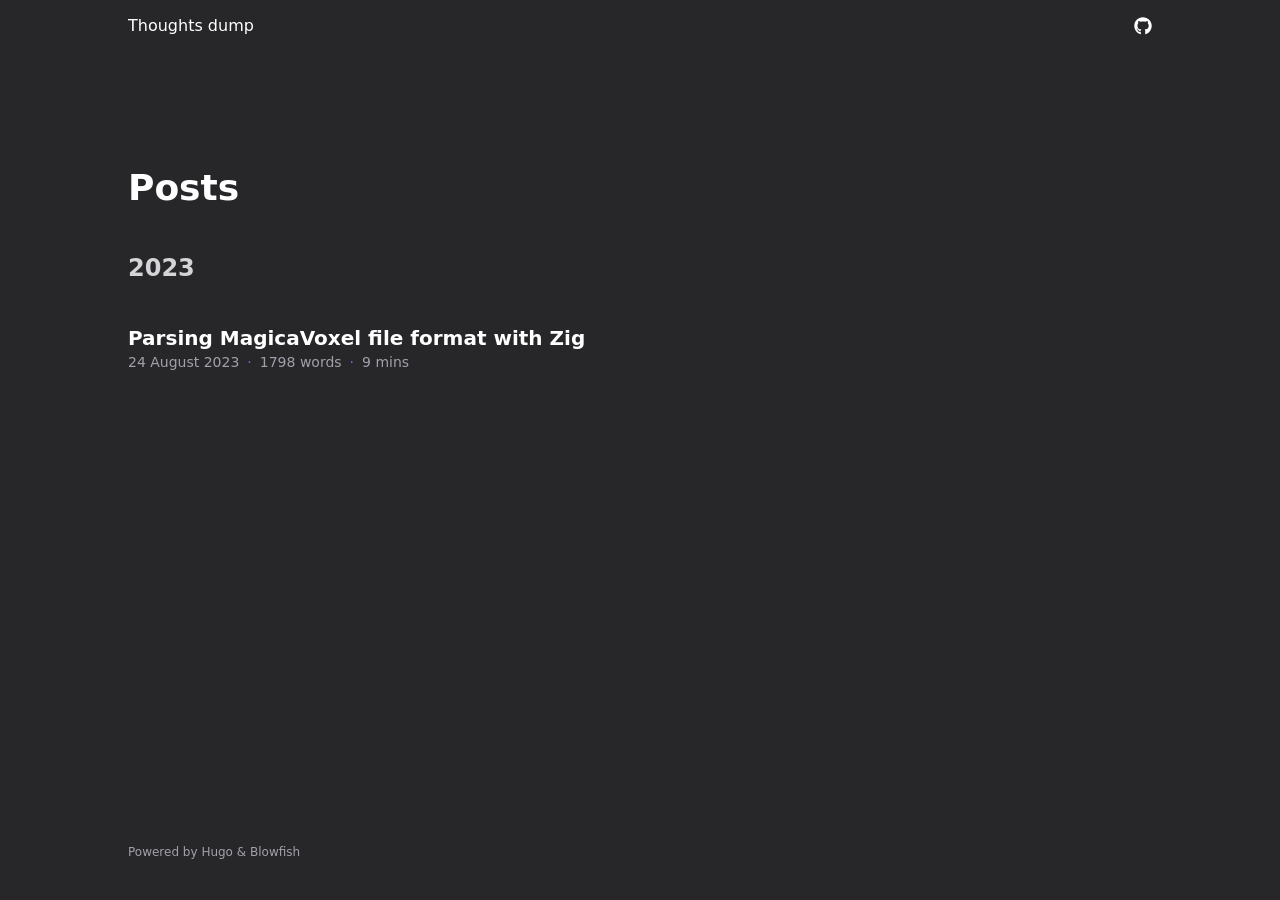
<file: posts/page/1/index.html>
<!doctype html><html lang=en><head><title>https://game4all.github.io/posts/</title><link rel=canonical href=https://game4all.github.io/posts/><meta name=robots content="noindex"><meta charset=utf-8><meta http-equiv=refresh content="0; url=https://game4all.github.io/posts/"></head></html>
</file>
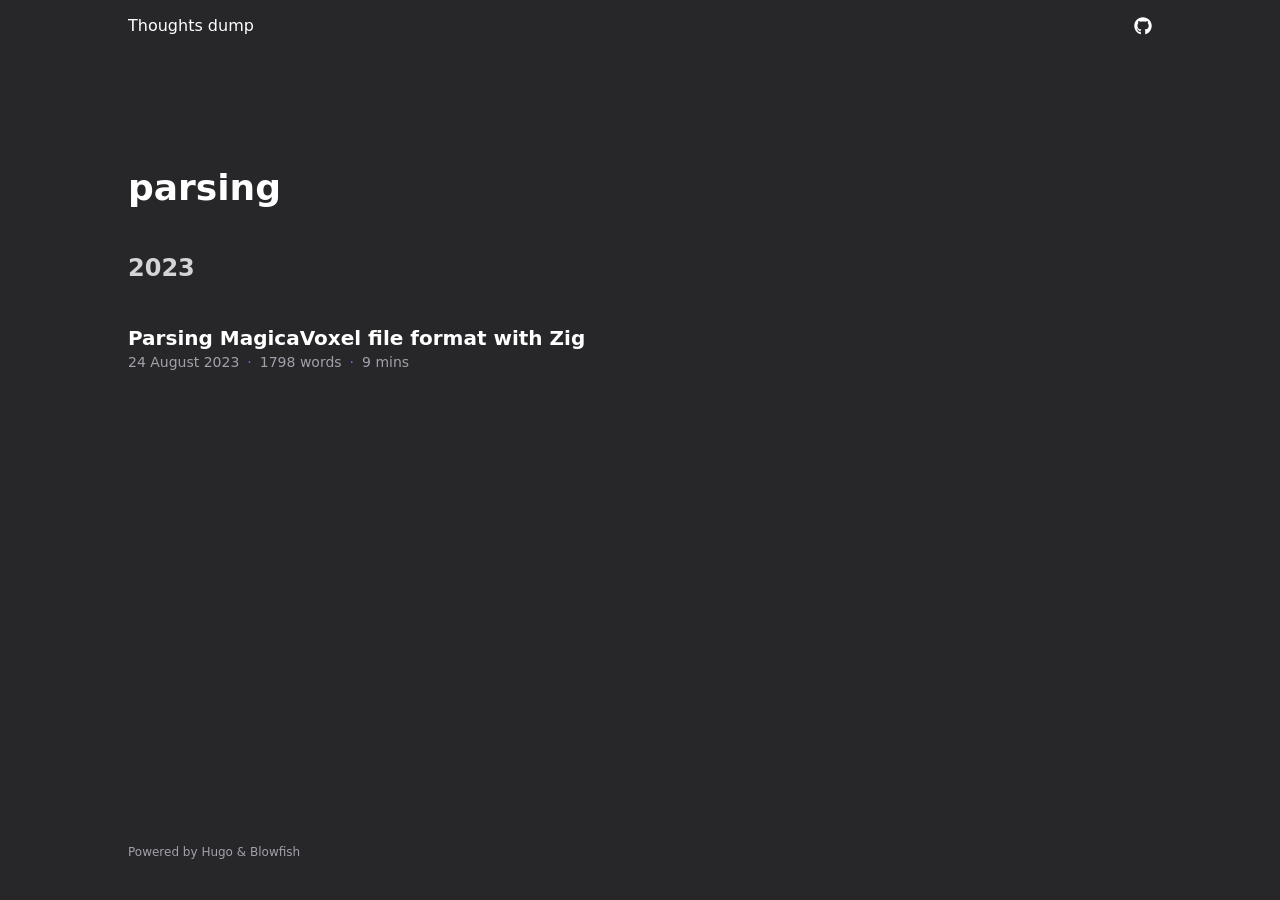
<file: categories/parsing/page/1/index.html>
<!doctype html><html lang=en><head><title>https://game4all.github.io/categories/parsing/</title><link rel=canonical href=https://game4all.github.io/categories/parsing/><meta name=robots content="noindex"><meta charset=utf-8><meta http-equiv=refresh content="0; url=https://game4all.github.io/categories/parsing/"></head></html>
</file>
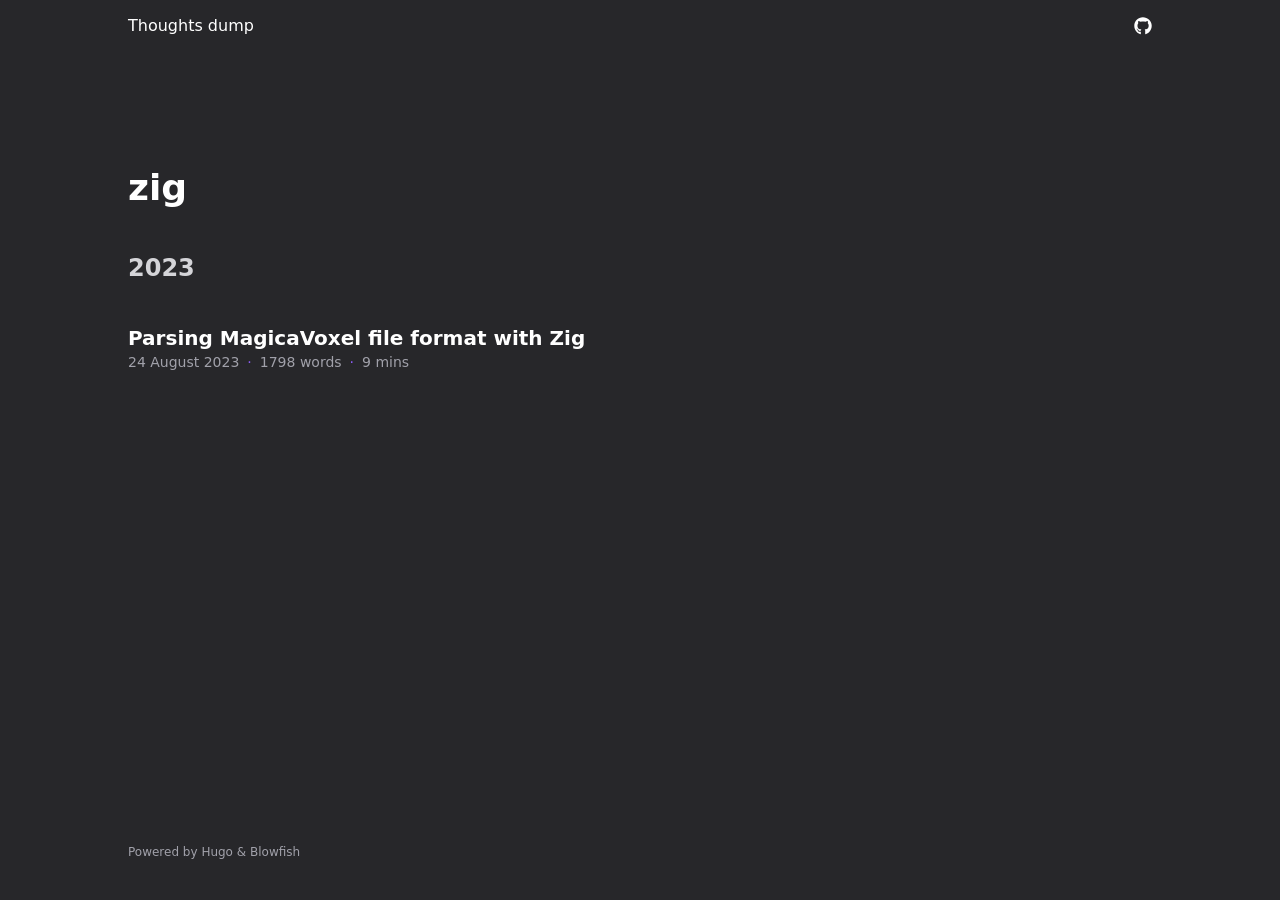
<file: categories/zig/page/1/index.html>
<!doctype html><html lang=en><head><title>https://game4all.github.io/categories/zig/</title><link rel=canonical href=https://game4all.github.io/categories/zig/><meta name=robots content="noindex"><meta charset=utf-8><meta http-equiv=refresh content="0; url=https://game4all.github.io/categories/zig/"></head></html>
</file>
